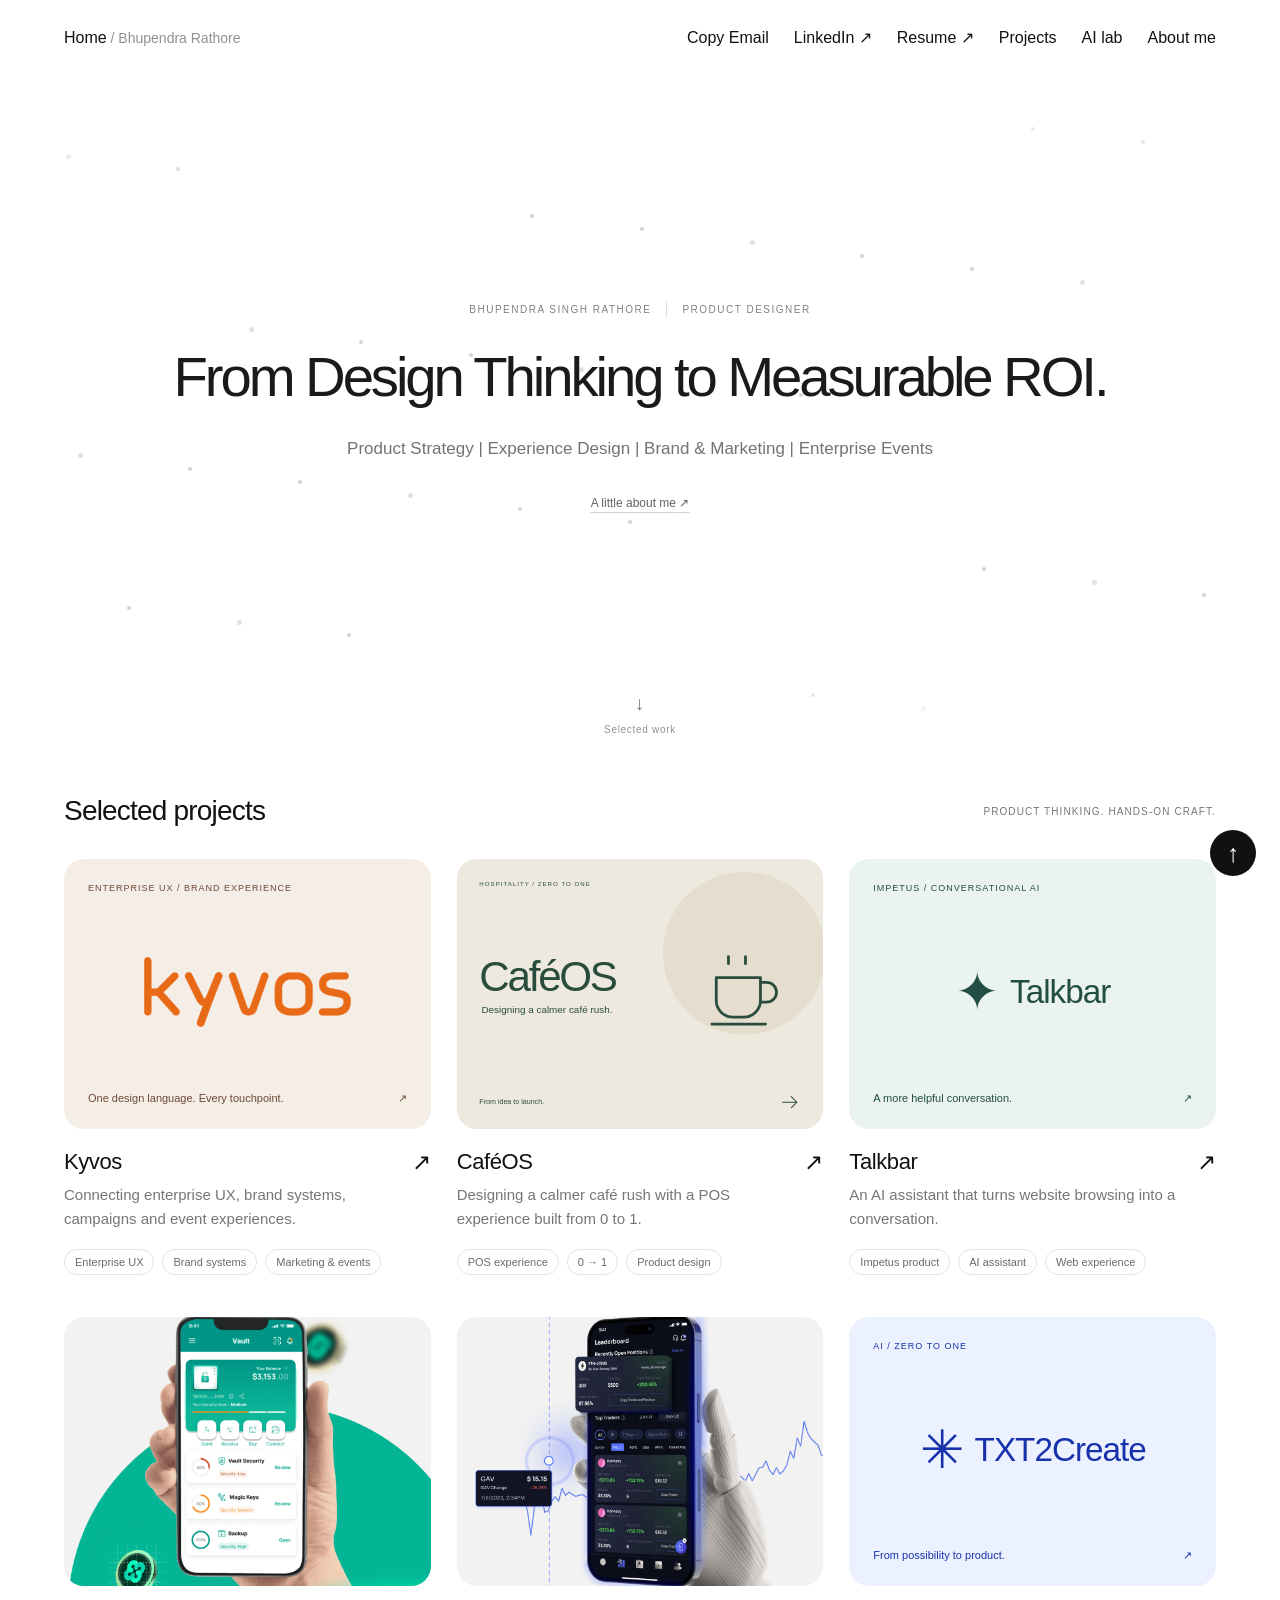
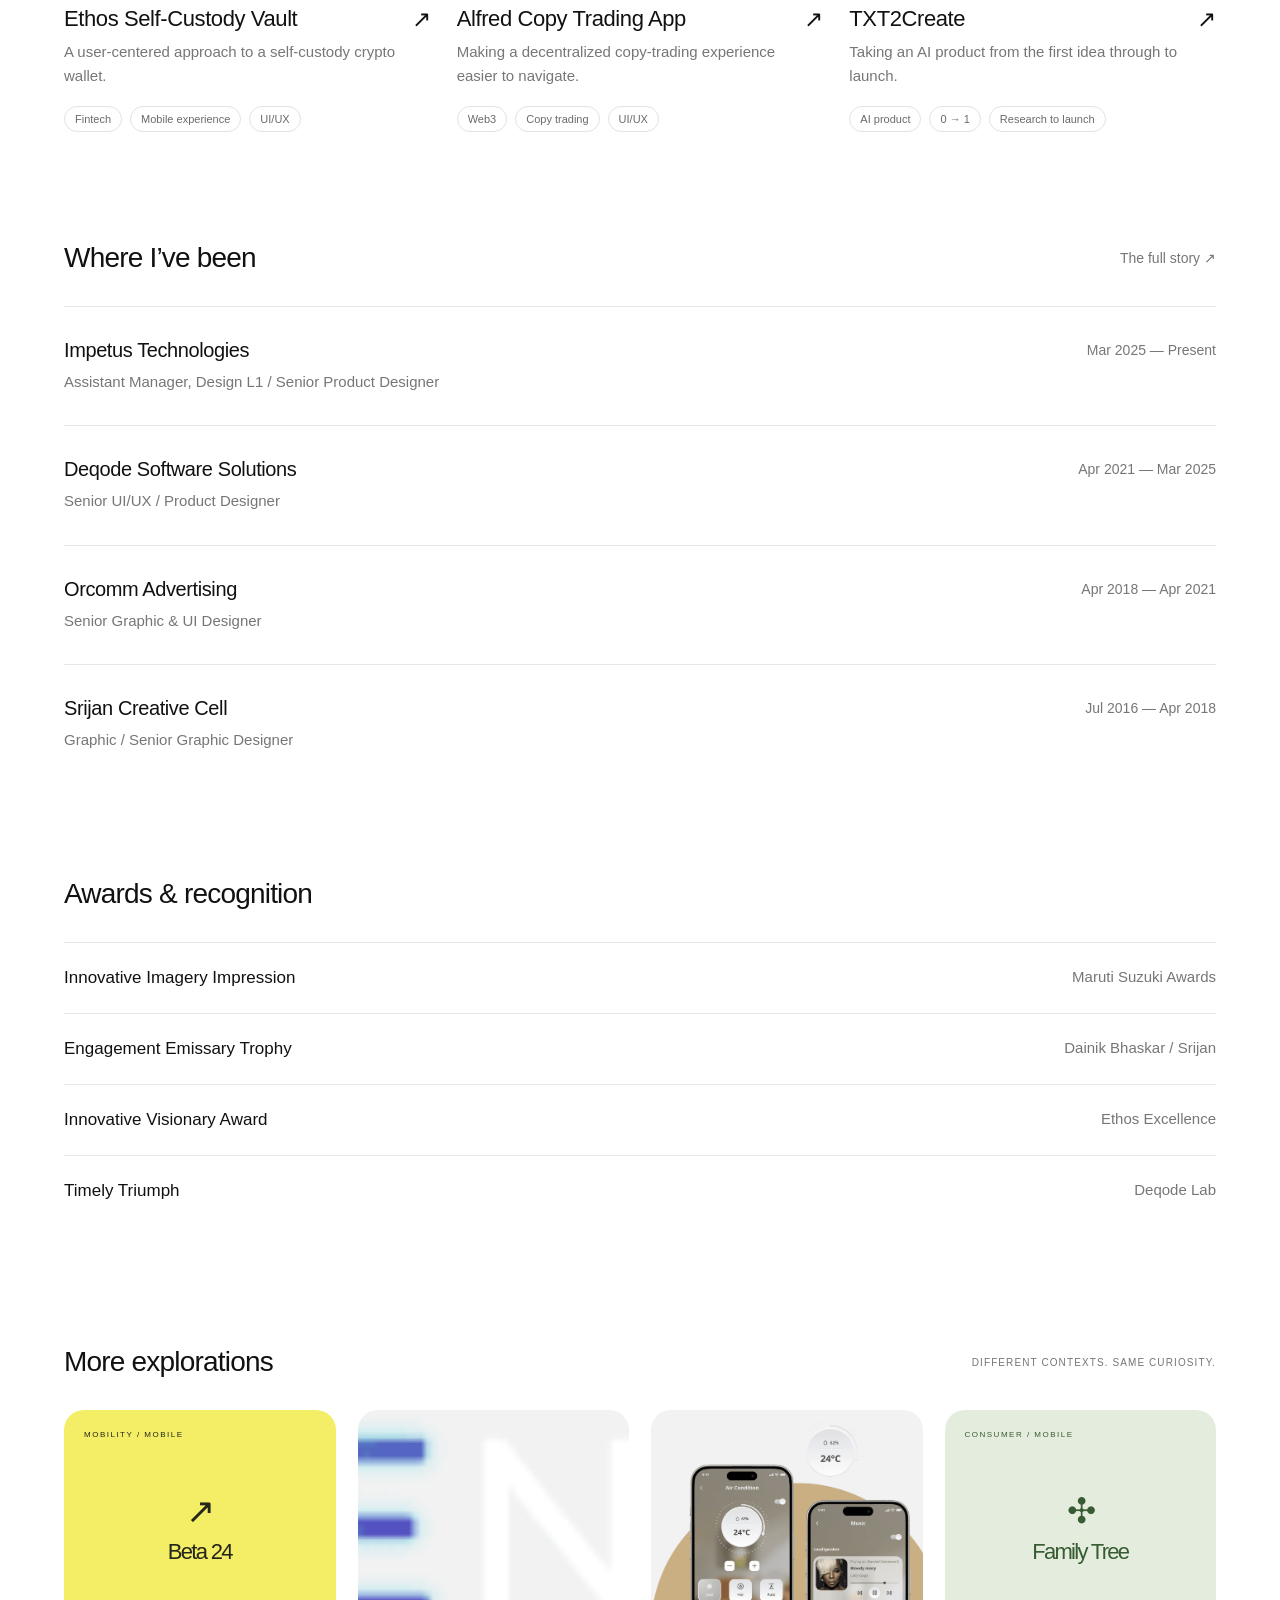
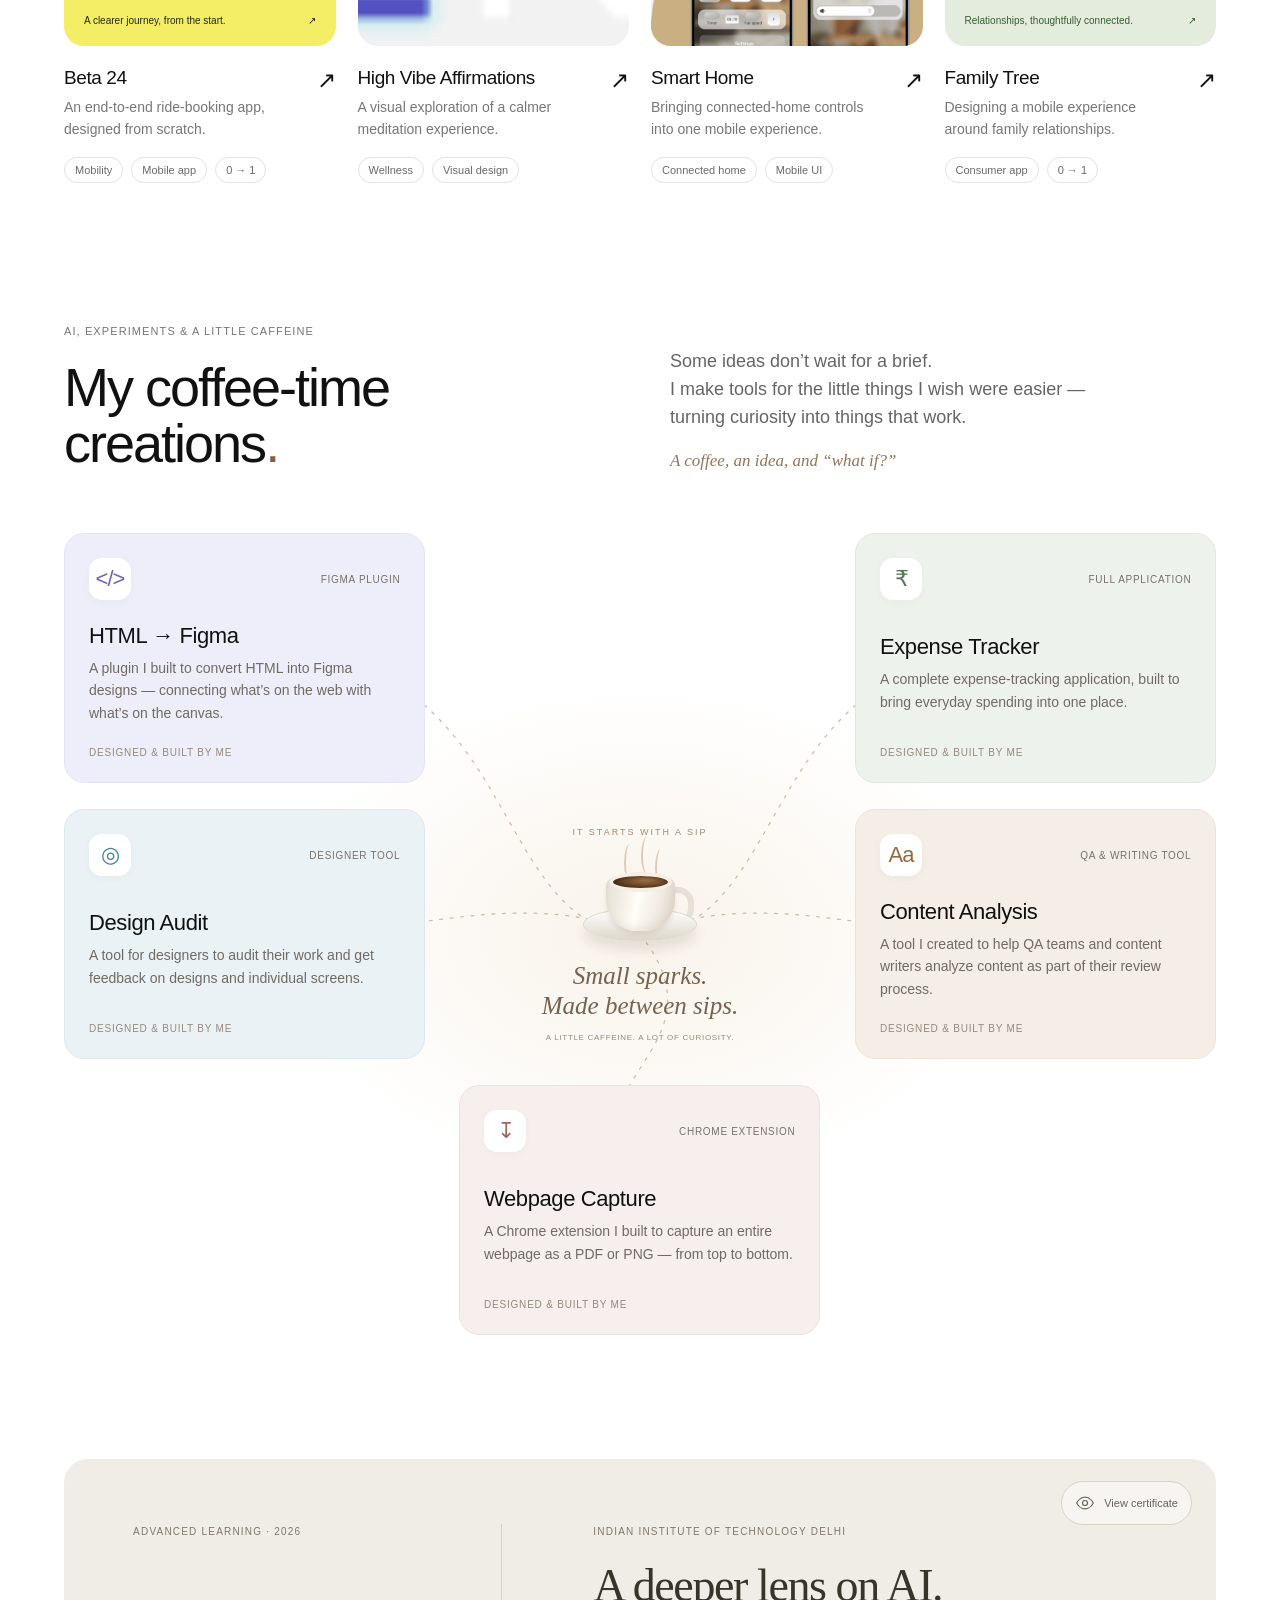
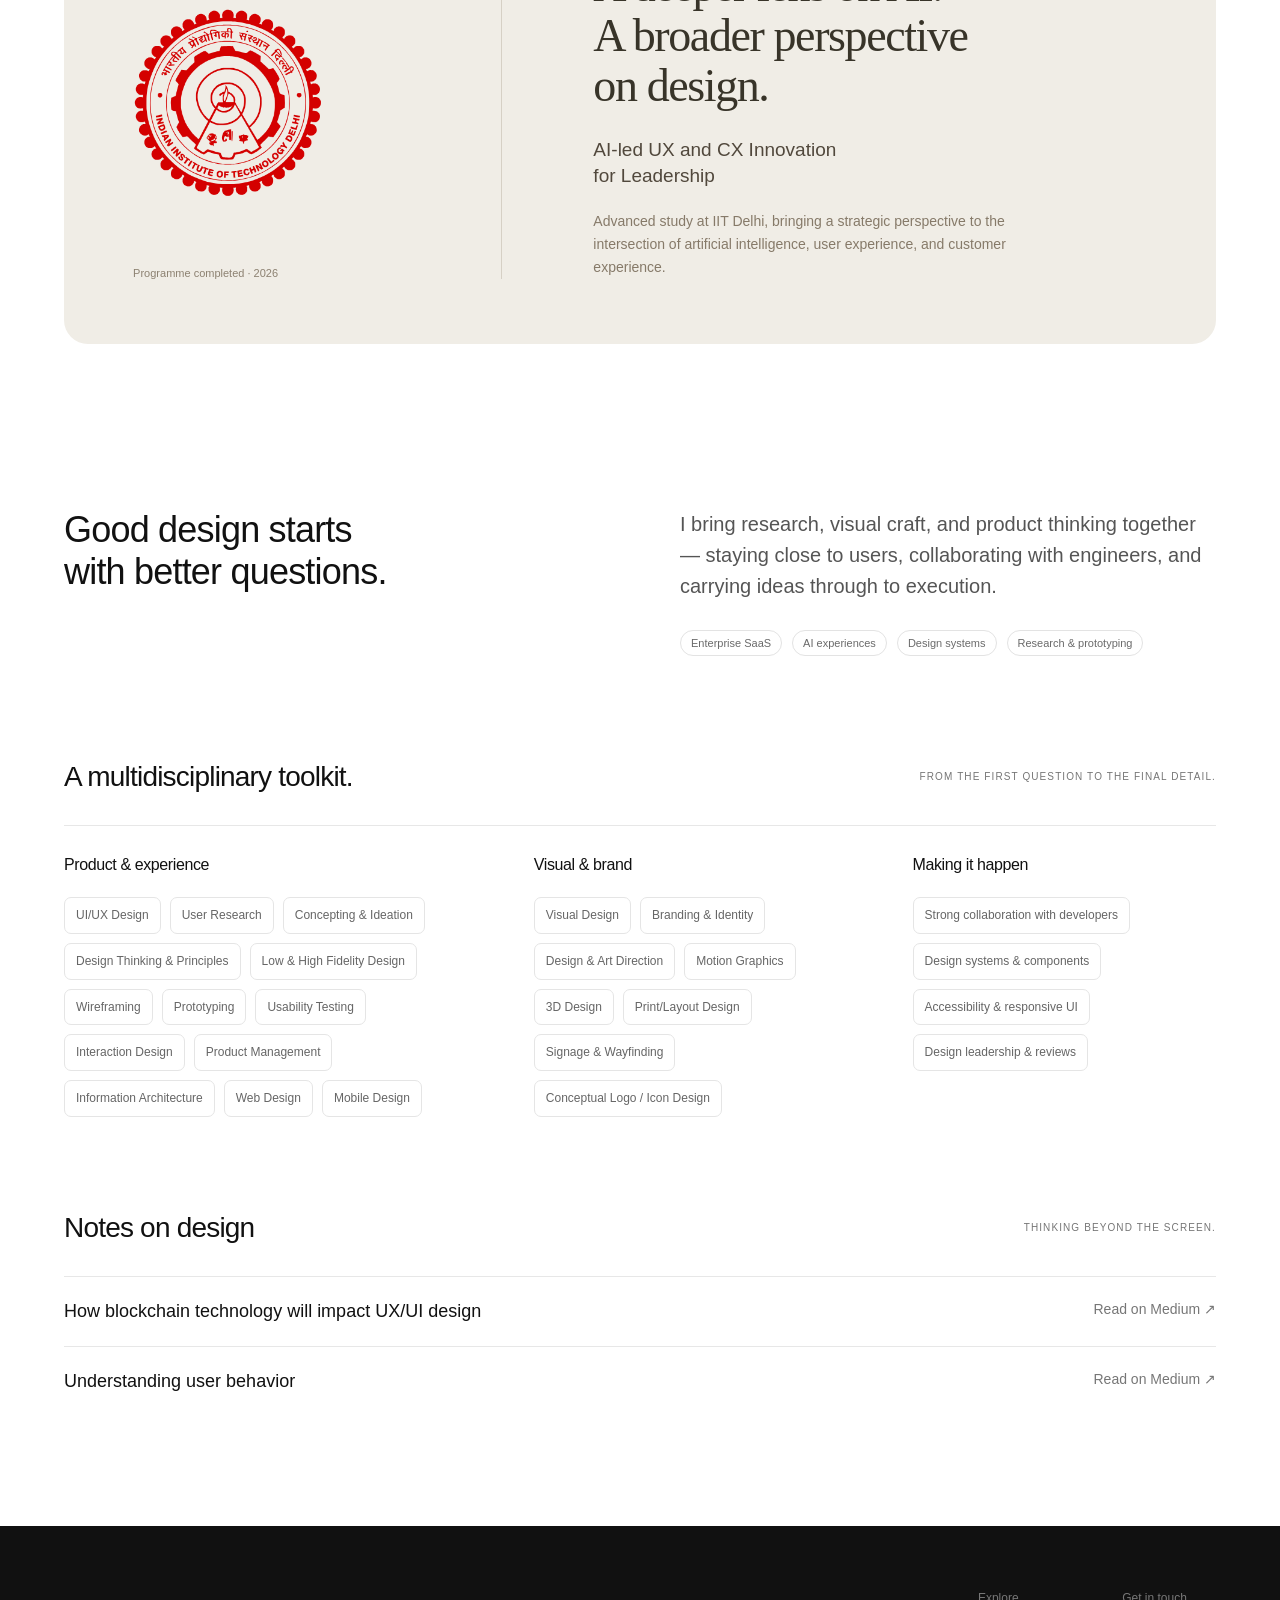
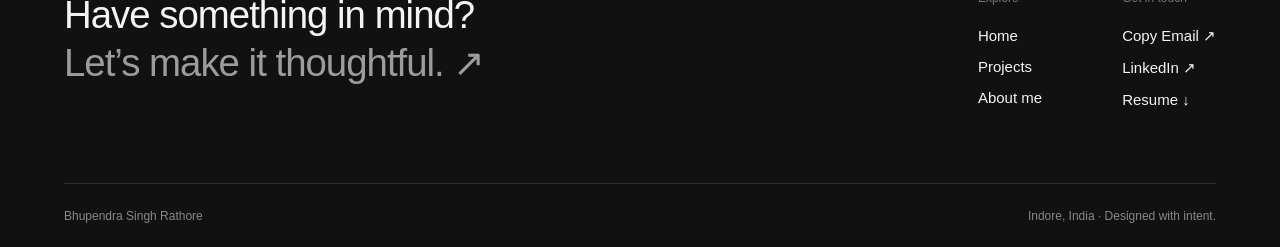
<file: index.html>
<!doctype html><html lang="en"><head><meta charset="utf-8"><meta name="viewport" content="width=device-width, initial-scale=1"><title>Product Designer — Bhupendra Singh Rathore</title><meta name="description" content="Senior UI/UX and product designer based in Indore, India. Enterprise SaaS, AI-powered products, and thoughtful digital experiences."><meta name="theme-color" content="#ffffff"><link rel="icon" href="favicon.svg" type="image/svg+xml"><link rel="stylesheet" href="local.css?v=20261103gallery"><script src="local.js?v=20261025all" defer></script><script src="access-gate.js?v=20261103"></script></head>
    <body class="home-gallery"><a class="skip-link" href="#main">Skip to content</a><header class="site-header"><a href="index.html" aria-label="Bhupendra Rathore home">Home<span class="nav-name"> / Bhupendra Rathore</span></a><nav aria-label="Main navigation"><button class="nav-email" data-copy-email>Copy Email</button><a class="desktop-link" href="https://www.linkedin.com/in/bhupendra-rathore-b4b64588/" target="_blank" rel="noopener noreferrer">LinkedIn ↗</a><a class="desktop-link" href="Bhupendra_Rathore_Resume.pdf" target="_blank">Resume ↗</a><a href="index.html#case-studies">Projects</a><a href="index.html#ai-lab">AI lab</a><a href="about-me.html">About me</a></nav></header>
    <main id="main"><section class="hero minimal-hero" aria-labelledby="hero-title">
<div class="hero-particles" aria-hidden="true"></div>
<div class="hero-copy"><div class="eyebrow">BHUPENDRA SINGH RATHORE <span>PRODUCT DESIGNER</span></div>
<h1 id="hero-title">From Design Thinking to Measurable ROI.</h1>
<p class="hero-description hero-specialties">Product Strategy | Experience Design | Brand &amp; Marketing | Enterprise Events</p><div class="hero-context"><a href="about-me.html">A little about me <span aria-hidden="true">↗</span></a></div>
</div>
<a class="hero-scroll" href="#case-studies" aria-label="Scroll to selected work"><span aria-hidden="true">↓</span> Selected work</a>
</section>
    

    <section id="case-studies"><div class="section-heading"><h2>Selected projects</h2><span>PRODUCT THINKING. HANDS-ON CRAFT.</span></div><div class="project-grid"><a class="project-card" href="projects-kyvos-summary.html"><div class="card-art"><div class="type-art kyvos-card"><span class="art-eyebrow">ENTERPRISE UX / BRAND EXPERIENCE</span><div class="art-center"><img src="assets-kyvos-logo.svg" alt="Kyvos" width="180" height="53"></div><span class="art-bottom">One design language. Every touchpoint.<span aria-hidden="true">↗</span></span></div></div><div class="card-caption"><div><h3>Kyvos</h3><p>Connecting enterprise UX, brand systems, campaigns and event experiences.</p></div><span class="card-arrow" aria-hidden="true">↗</span></div><div class="tags"><span>Enterprise UX</span><span>Brand systems</span><span>Marketing &amp; events</span></div></a><a class="project-card" href="https://cafeos-from-idea-to-launch.blitheelf66.chatgpt.site" target="_blank" rel="noopener noreferrer"><div class="card-art"><img src="assets-cafeos.svg" alt="CaféOS — designing a calmer café rush, from idea to launch" loading="lazy" width="1440" height="1060"></div><div class="card-caption"><div><h3>CaféOS</h3><p>Designing a calmer café rush with a POS experience built from 0 to 1.</p></div><span class="card-arrow" aria-hidden="true">↗</span></div><div class="tags"><span>POS experience</span><span>0 → 1</span><span>Product design</span></div></a><a class="project-card" href="projects-talkbar.html"><div class="card-art"><div class="type-art talkbar"><span class="art-eyebrow">IMPETUS / CONVERSATIONAL AI</span><div class="art-center"><span class="art-mark" aria-hidden="true">✦</span><span>Talkbar</span></div><span class="art-bottom">A more helpful conversation.<span aria-hidden="true">↗</span></span></div></div><div class="card-caption"><div><h3>Talkbar</h3><p>An AI assistant that turns website browsing into a conversation.</p></div><span class="card-arrow" aria-hidden="true">↗</span></div><div class="tags"><span>Impetus product</span><span>AI assistant</span><span>Web experience</span></div></a><a class="project-card" href="projects-self-custody-vault.html"><div class="card-art"><img src="assets-wallet.png" alt="Self-Custody Vault crypto wallet interface designs from Bhupendra’s portfolio" loading=lazy width="1440" height="1000"></div><div class="card-caption"><div><h3>Ethos Self-Custody Vault</h3><p>A user-centered approach to a self-custody crypto wallet.</p></div><span class="card-arrow" aria-hidden="true">↗</span></div><div class="tags"><span>Fintech</span><span>Mobile experience</span><span>UI/UX</span></div></a><a class="project-card" href="projects-alfred.html"><div class="card-art"><img src="assets-alfred.png" alt="Alfred decentralized investment and copy-trading application designs" loading=lazy width="1440" height="1000"></div><div class="card-caption"><div><h3>Alfred Copy Trading App</h3><p>Making a decentralized copy-trading experience easier to navigate.</p></div><span class="card-arrow" aria-hidden="true">↗</span></div><div class="tags"><span>Web3</span><span>Copy trading</span><span>UI/UX</span></div></a><a class="project-card" href="projects-txt2create.html"><div class="card-art"><div class="type-art txt2create"><span class="art-eyebrow">AI / ZERO TO ONE</span><div class="art-center"><span class="art-mark" aria-hidden="true">✳</span><span>TXT2Create</span></div><span class="art-bottom">From possibility to product.<span aria-hidden="true">↗</span></span></div></div><div class="card-caption"><div><h3>TXT2Create</h3><p>Taking an AI product from the first idea through to launch.</p></div><span class="card-arrow" aria-hidden="true">↗</span></div><div class="tags"><span>AI product</span><span>0 → 1</span><span>Research to launch</span></div></a></div></section>
    <section class="experience-section"><div class="section-heading"><h2>Where I’ve been</h2><a href="about-me.html#experience">The full story ↗</a></div><div class="experience-row"><div><h3>Impetus Technologies</h3><p>Assistant Manager, Design L1 / Senior Product Designer</p></div><span>Mar 2025 — Present</span></div><div class="experience-row"><div><h3>Deqode Software Solutions</h3><p>Senior UI/UX / Product Designer</p></div><span>Apr 2021 — Mar 2025</span></div><div class="experience-row"><div><h3>Orcomm Advertising</h3><p>Senior Graphic &amp; UI Designer</p></div><span>Apr 2018 — Apr 2021</span></div><div class="experience-row"><div><h3>Srijan Creative Cell</h3><p>Graphic / Senior Graphic Designer</p></div><span>Jul 2016 — Apr 2018</span></div></section>
    <section class="recognition"><div class="section-heading"><h2>Awards & recognition</h2></div><div class="recognition-row"><span>Innovative Imagery Impression</span><span>Maruti Suzuki Awards</span></div><div class="recognition-row"><span>Engagement Emissary Trophy</span><span>Dainik Bhaskar / Srijan</span></div><div class="recognition-row"><span>Innovative Visionary Award</span><span>Ethos Excellence</span></div><div class="recognition-row"><span>Timely Triumph</span><span>Deqode Lab</span></div></section>
    <section class="other-work"><div class="section-heading"><h2>More explorations</h2><span>DIFFERENT CONTEXTS. SAME CURIOSITY.</span></div><div class="small-project-grid"><a class="project-card" href="projects-beta-24.html"><div class="card-art"><div class="type-art beta-24"><span class="art-eyebrow">MOBILITY / MOBILE</span><div class="art-center"><span class="art-mark" aria-hidden="true">↗</span><span>Beta 24</span></div><span class="art-bottom">A clearer journey, from the start.<span aria-hidden="true">↗</span></span></div></div><div class="card-caption"><div><h3>Beta 24</h3><p>An end-to-end ride-booking app, designed from scratch.</p></div><span class="card-arrow" aria-hidden="true">↗</span></div><div class="tags"><span>Mobility</span><span>Mobile app</span><span>0 → 1</span></div></a><a class="project-card" href="projects-meditation.html"><div class="card-art"><img src="assets-meditation.png" alt="High Vibe Affirmations meditation application interface designs" loading=lazy width="1440" height="1000"></div><div class="card-caption"><div><h3>High Vibe Affirmations</h3><p>A visual exploration of a calmer meditation experience.</p></div><span class="card-arrow" aria-hidden="true">↗</span></div><div class="tags"><span>Wellness</span><span>Visual design</span></div></a><a class="project-card" href="projects-smart-home.html"><div class="card-art"><img src="assets-smart-home.png" alt="Smart Home application interface designs from Bhupendra’s portfolio" loading=lazy width="1440" height="1000"></div><div class="card-caption"><div><h3>Smart Home</h3><p>Bringing connected-home controls into one mobile experience.</p></div><span class="card-arrow" aria-hidden="true">↗</span></div><div class="tags"><span>Connected home</span><span>Mobile UI</span></div></a><a class="project-card" href="projects-family-tree.html"><div class="card-art"><div class="type-art family-tree"><span class="art-eyebrow">CONSUMER / MOBILE</span><div class="art-center"><span class="art-mark" aria-hidden="true">✣</span><span>Family Tree</span></div><span class="art-bottom">Relationships, thoughtfully connected.<span aria-hidden="true">↗</span></span></div></div><div class="card-caption"><div><h3>Family Tree</h3><p>Designing a mobile experience around family relationships.</p></div><span class="card-arrow" aria-hidden="true">↗</span></div><div class="tags"><span>Consumer app</span><span>0 → 1</span></div></a></div></section>
    <section class="ai-lab" id="ai-lab"><div class="lab-intro"><div><span class="eyebrow">AI, EXPERIMENTS & A LITTLE CAFFEINE</span><h2>My coffee-time<br>creations<span class="coffee-dot">.</span></h2></div><div><p>Some ideas don’t wait for a brief.<br>I make tools for the little things I wish were easier — turning curiosity into things that work.</p><span class="handwritten">A coffee, an idea, and “what if?”</span></div></div><div class="creation-grid coffee-universe"><svg class="idea-trails" viewBox="0 0 1200 900" preserveAspectRatio="none" aria-hidden="true"><path d="M600 450 C440 450 480 150 210 150"/><path d="M600 450 C760 450 720 150 990 150"/><path d="M600 450 C470 400 380 450 210 450"/><path d="M600 450 C730 400 820 450 990 450"/><path d="M600 450 C700 580 500 600 600 750"/></svg><article tabindex="0" class="creation html-figma"><div class="creation-top"><span class="creation-mark" aria-hidden="true">&lt;/&gt;</span><span class="creation-type">Figma plugin</span></div><div><h3>HTML → Figma</h3><p>A plugin I built to convert HTML into Figma designs — connecting what’s on the web with what’s on the canvas.</p></div><span class="creation-note">Designed & built by me</span></article><article tabindex="0" class="creation expenses"><div class="creation-top"><span class="creation-mark" aria-hidden="true">₹</span><span class="creation-type">Full application</span></div><div><h3>Expense Tracker</h3><p>A complete expense-tracking application, built to bring everyday spending into one place.</p></div><span class="creation-note">Designed & built by me</span></article><article tabindex="0" class="creation content-analysis"><div class="creation-top"><span class="creation-mark" aria-hidden="true">Aa</span><span class="creation-type">QA &amp; writing tool</span></div><div><h3>Content Analysis</h3><p>A tool I created to help QA teams and content writers analyze content as part of their review process.</p></div><span class="creation-note">Designed & built by me</span></article><article tabindex="0" class="creation design-audit"><div class="creation-top"><span class="creation-mark" aria-hidden="true">◎</span><span class="creation-type">Designer tool</span></div><div><h3>Design Audit</h3><p>A tool for designers to audit their work and get feedback on designs and individual screens.</p></div><span class="creation-note">Designed & built by me</span></article><article tabindex="0" class="creation webpage-capture"><div class="creation-top"><span class="creation-mark" aria-hidden="true">↧</span><span class="creation-type">Chrome extension</span></div><div><h3>Webpage Capture</h3><p>A Chrome extension I built to capture an entire webpage as a PDF or PNG — from top to bottom.</p></div><span class="creation-note">Designed & built by me</span></article><div class="creation coffee-card"><span class="brew-label">IT STARTS WITH A SIP</span><button class="coffee-brew" type="button" aria-label="Brew a little inspiration"><span class="steam steam-one"></span><span class="steam steam-two"></span><span class="steam steam-three"></span><span class="cup-saucer"><span class="cup-body"><span class="coffee-surface"></span></span></span><span class="brew-spark spark-one">✧</span><span class="brew-spark spark-two">✧</span><span class="brew-spark spark-three">·</span></button><p>Small sparks.<br>Made between sips.</p><span class="creation-note brew-status" aria-live="polite">A little caffeine. A lot of curiosity.</span></div></div></section><section class="iit-highlight" id="iit-delhi"><button class="certificate-view" aria-label="View IIT Delhi certificate" aria-haspopup="dialog" aria-controls="certificate-dialog"><svg viewBox="0 0 24 24" width="20" height="20" fill="none" stroke="currentColor" stroke-width="1.4" aria-hidden="true"><path d="M2 12s3.5-7 10-7 10 7 10 7-3.5 7-10 7S2 12 2 12Z"/><circle cx="12" cy="12" r="3"/></svg><span>View certificate</span></button><div class="iit-institution"><span class="eyebrow">ADVANCED LEARNING · 2026</span><img class="iit-logo" src="assets-iit-delhi-logo.png" alt="Indian Institute of Technology Delhi logo"><span class="iit-completion">Programme completed · 2026</span></div><div class="iit-copy"><span class="eyebrow">INDIAN INSTITUTE OF TECHNOLOGY DELHI</span><h2>A deeper lens on AI.<br>A broader perspective<br>on design.</h2><p class="iit-programme">AI-led UX and CX Innovation<br>for Leadership</p><p>Advanced study at IIT Delhi, bringing a strategic perspective to the intersection of artificial intelligence, user experience, and customer experience.</p></div></section>
    <section class="practice"><h2>Good design starts<br>with better questions.</h2><div><p>I bring research, visual craft, and product thinking together — staying close to users, collaborating with engineers, and carrying ideas through to execution.</p><div class="practice-tags"><span>Enterprise SaaS</span><span>AI experiences</span><span>Design systems</span><span>Research & prototyping</span></div></div></section>
    <section class="capabilities" id="capabilities"><div class="section-heading"><h2>A multidisciplinary toolkit.</h2><span>FROM THE FIRST QUESTION TO THE FINAL DETAIL.</span></div><div class="capability-grid"><div class="capability-group"><h3>Product &amp; experience</h3><div><span>UI/UX Design</span><span>User Research</span><span>Concepting &amp; Ideation</span><span>Design Thinking &amp; Principles</span><span>Low &amp; High Fidelity Design</span><span>Wireframing</span><span>Prototyping</span><span>Usability Testing</span><span>Interaction Design</span><span>Product Management</span><span>Information Architecture</span><span>Web Design</span><span>Mobile Design</span></div></div><div class="capability-group"><h3>Visual &amp; brand</h3><div><span>Visual Design</span><span>Branding &amp; Identity</span><span>Design &amp; Art Direction</span><span>Motion Graphics</span><span>3D Design</span><span>Print/Layout Design</span><span>Signage &amp; Wayfinding</span><span>Conceptual Logo / Icon Design</span></div></div><div class="capability-group"><h3>Making it happen</h3><div><span>Strong collaboration with developers</span><span>Design systems &amp; components</span><span>Accessibility &amp; responsive UI</span><span>Design leadership &amp; reviews</span></div></div></div></section>
    <section class="writing"><div class="section-heading"><h2>Notes on design</h2><span>THINKING BEYOND THE SCREEN.</span></div><a href="https://medium.com/@bhup2009/how-blockchain-technology-will-impact-future-ux-ui-design-040cd2839ecc" target="_blank" rel="noopener noreferrer"><span>How blockchain technology will impact UX/UI design</span><span>Read on Medium ↗</span></a><a href="https://medium.com/@bhup2009/understanding-of-user-behavior-8985d90c6eab" target="_blank" rel="noopener noreferrer"><span>Understanding user behavior</span><span>Read on Medium ↗</span></a></section></main><footer><div class="footer-top"><p>Have something in mind?<br><a href="mailto:bhup2009@gmail.com">Let’s make it thoughtful. ↗</a></p><div class="footer-links"><div><span>Explore</span><a href="index.html">Home</a><a href="index.html#case-studies">Projects</a><a href="about-me.html">About me</a></div><div><span>Get in touch</span><button data-copy-email>Copy Email ↗</button><a href="https://www.linkedin.com/in/bhupendra-rathore-b4b64588/" target="_blank" rel="noopener noreferrer">LinkedIn ↗</a><a href="Bhupendra_Rathore_Resume.pdf" target="_blank">Resume ↓</a></div></div></div><div class="footer-bottom"><span>Bhupendra Singh Rathore</span><span>Indore, India · Designed with intent.</span></div></footer><button class="back-top" aria-label="Scroll to top">↑</button><div id="toast" class="toast" role="status" aria-live="polite"></div><dialog id="certificate-dialog" class="certificate-dialog" aria-labelledby="certificate-title"><div class="certificate-panel"><header class="certificate-header"><div><span class="certificate-kicker">IIT DELHI · 2026</span><h2 id="certificate-title">Learning, carried forward.</h2></div><button class="certificate-close" aria-label="Close certificate"><svg viewBox="0 0 24 24" width="20" height="20" fill="none" stroke="currentColor" stroke-width="1.5" aria-hidden="true"><path d="m6 6 12 12M18 6 6 18"/></svg></button></header><div class="certificate-tools"><button class="certificate-zoom" aria-pressed="false">Zoom in <span aria-hidden="true">＋</span></button><a href="assets-iit-certificate.jpg" target="_blank" rel="noopener">Original photo ↗</a></div><figure class="certificate-figure"><div class="certificate-frame"><img src="assets-iit-certificate-isolated.png" alt="Isolated presentation of Bhupendra Singh Rathore’s IIT Delhi certificate in AI-Led UX and CX Innovation for Leadership" width="1536" height="1024" loading="lazy"><img class="certificate-qr" src="assets-iit-certificate-qr.png" alt="Certificate verification QR code" width="1058" height="1022"></div><figcaption>Advanced Certificate in AI-Led UX and CX Innovation for Leadership<span>Indian Institute of Technology Delhi</span></figcaption></figure></div></dialog></body></html>
</file>
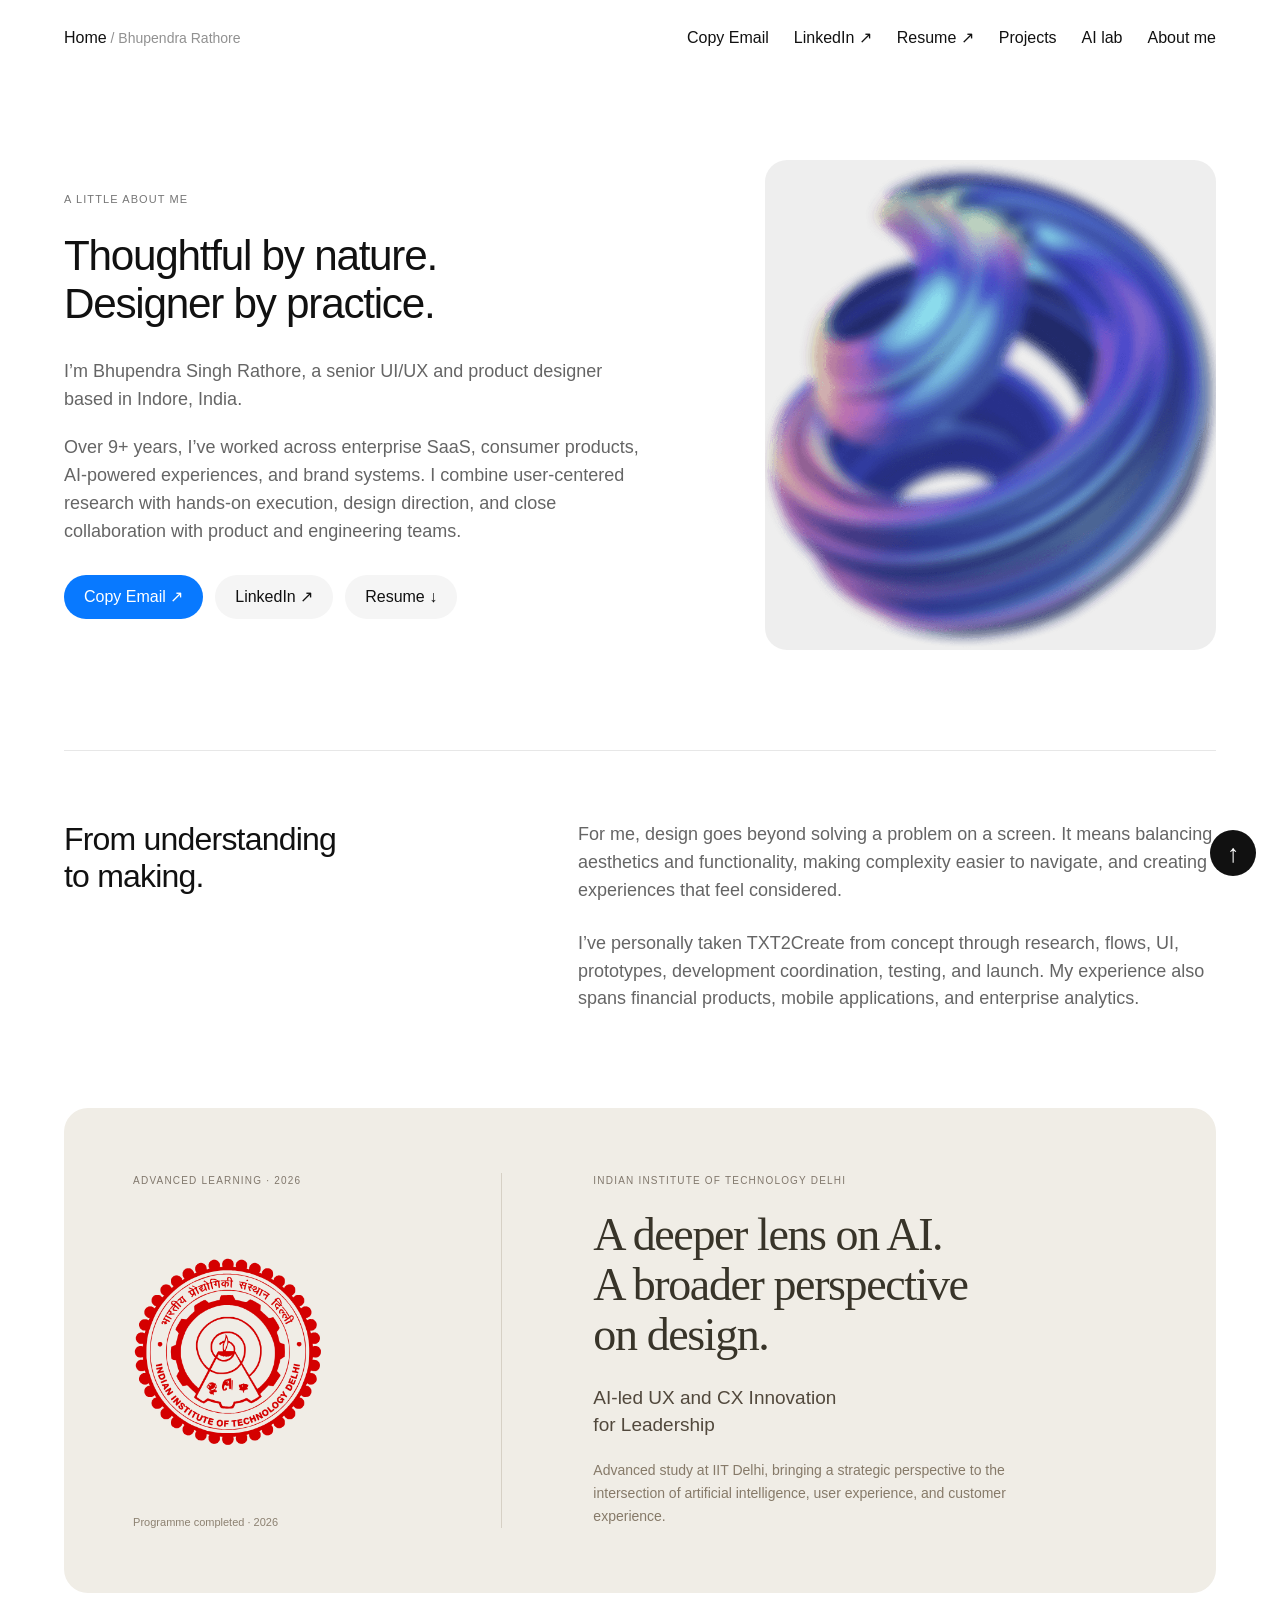
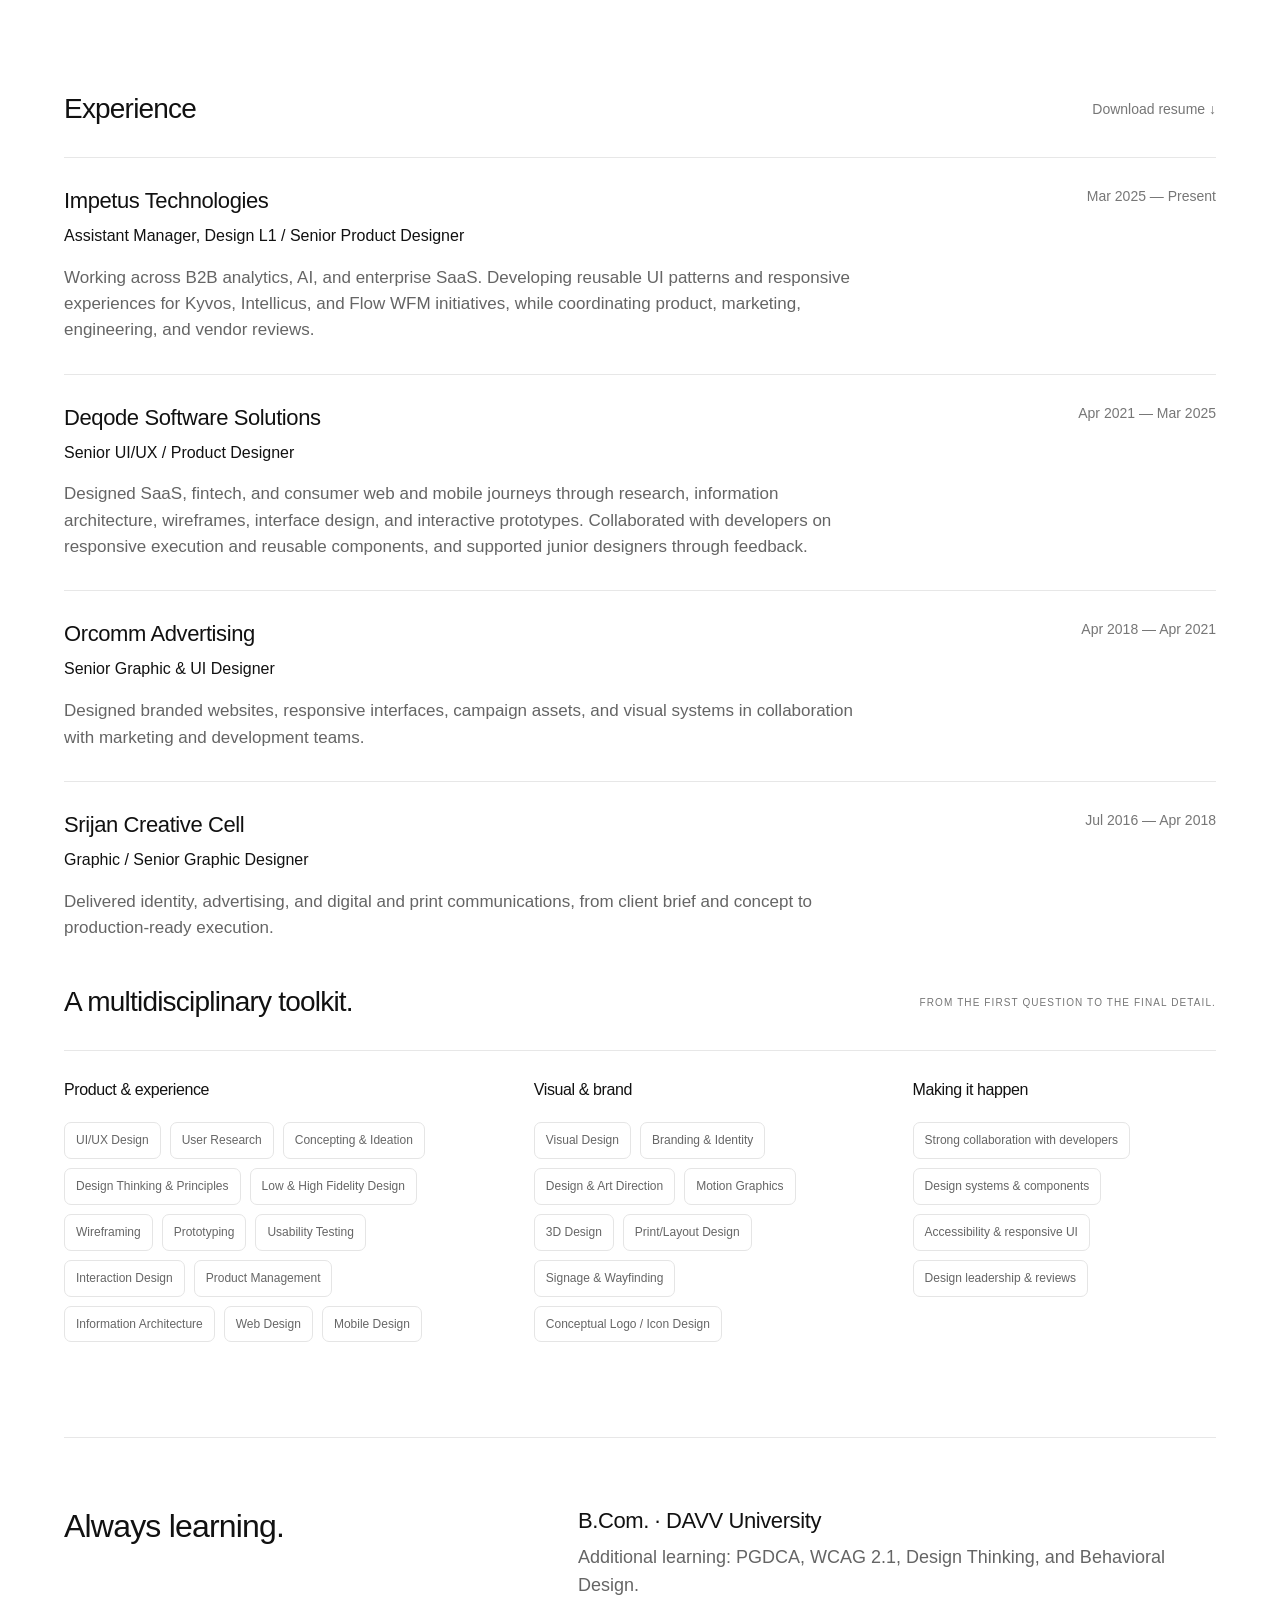
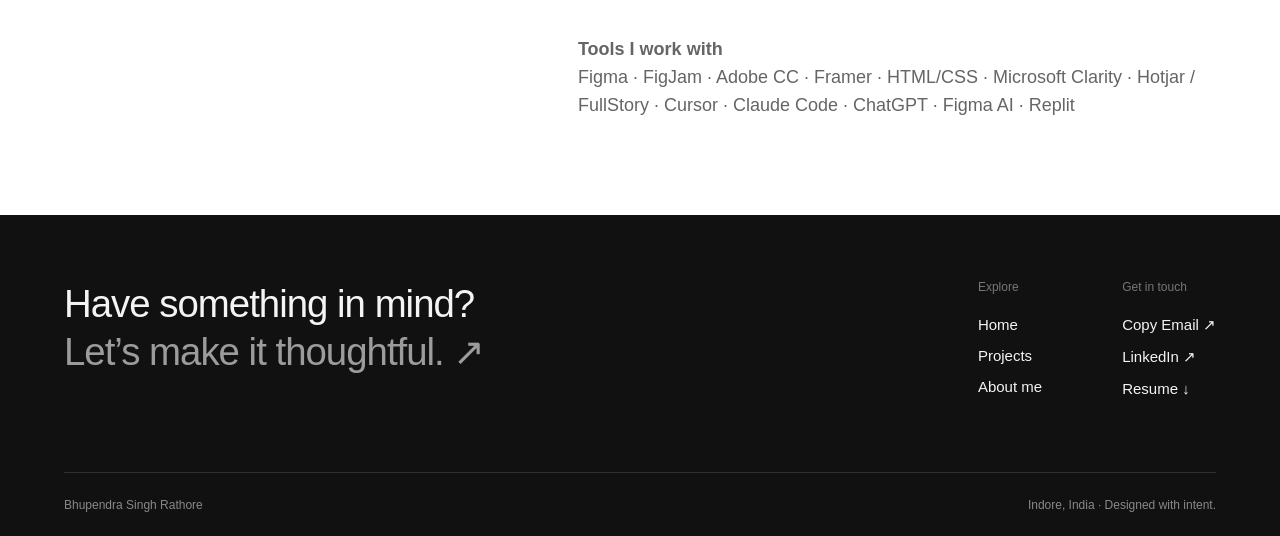
<file: about-me.html>
<!doctype html><html lang="en"><head><meta charset="utf-8"><meta name="viewport" content="width=device-width, initial-scale=1"><title>About — Bhupendra Singh Rathore</title><meta name="description" content="Senior UI/UX and product designer based in Indore, India. Enterprise SaaS, AI-powered products, and thoughtful digital experiences."><meta name="theme-color" content="#ffffff"><link rel="icon" href="favicon.svg" type="image/svg+xml"><link rel="stylesheet" href="local.css"><script src="local.js" defer></script><script src="access-gate.js?v=20261103"></script></head>
    <body><a class="skip-link" href="#main">Skip to content</a><header class="site-header"><a href="index.html" aria-label="Bhupendra Rathore home">Home<span class="nav-name"> / Bhupendra Rathore</span></a><nav aria-label="Main navigation"><button class="nav-email" data-copy-email>Copy Email</button><a class="desktop-link" href="https://www.linkedin.com/in/bhupendra-rathore-b4b64588/" target="_blank" rel="noopener noreferrer">LinkedIn ↗</a><a class="desktop-link" href="Bhupendra_Rathore_Resume.pdf" target="_blank">Resume ↗</a><a href="index.html#case-studies">Projects</a><a href="index.html#ai-lab">AI lab</a><a href="about-me.html">About me</a></nav></header>
    <main id="main"><section class="about-hero"><div><span class="eyebrow">A LITTLE ABOUT ME</span><h1>Thoughtful by nature.<br>Designer by practice.</h1><p>I’m Bhupendra Singh Rathore, a senior UI/UX and product designer based in Indore, India.</p><p>Over 9+ years, I’ve worked across enterprise SaaS, consumer products, AI-powered experiences, and brand systems. I combine user-centered research with hands-on execution, design direction, and close collaboration with product and engineering teams.</p><div class="hero-actions"><button class="pill primary" data-copy-email>Copy Email ↗</button><a class="pill" href="https://www.linkedin.com/in/bhupendra-rathore-b4b64588/" target="_blank" rel="noopener noreferrer">LinkedIn ↗</a><a class="pill" href="Bhupendra_Rathore_Resume.pdf" target="_blank">Resume ↓</a></div></div><img class="portrait" src="assets-portrait.png" alt="Abstract iridescent artwork from Bhupendra’s portfolio" width="829" height="869"></section>
    <section class="about-copy"><h2>From understanding<br>to making.</h2><div><p>For me, design goes beyond solving a problem on a screen. It means balancing aesthetics and functionality, making complexity easier to navigate, and creating experiences that feel considered.</p><p>I’ve personally taken TXT2Create from concept through research, flows, UI, prototypes, development coordination, testing, and launch. My experience also spans financial products, mobile applications, and enterprise analytics.</p></div></section>
    <section class="iit-highlight" id="iit-delhi"><div class="iit-institution"><span class="eyebrow">ADVANCED LEARNING · 2026</span><img class="iit-logo" src="assets-iit-delhi-logo.png" alt="Indian Institute of Technology Delhi logo"><span class="iit-completion">Programme completed · 2026</span></div><div class="iit-copy"><span class="eyebrow">INDIAN INSTITUTE OF TECHNOLOGY DELHI</span><h2>A deeper lens on AI.<br>A broader perspective<br>on design.</h2><p class="iit-programme">AI-led UX and CX Innovation<br>for Leadership</p><p>Advanced study at IIT Delhi, bringing a strategic perspective to the intersection of artificial intelligence, user experience, and customer experience.</p></div></section><section id="experience"><div class="section-heading"><h2>Experience</h2><a href="Bhupendra_Rathore_Resume.pdf" target="_blank">Download resume ↓</a></div><article class="career"><div class="career-title"><h3>Impetus Technologies</h3><span>Mar 2025 — Present</span></div><p class="career-role">Assistant Manager, Design L1 / Senior Product Designer</p><p>Working across B2B analytics, AI, and enterprise SaaS. Developing reusable UI patterns and responsive experiences for Kyvos, Intellicus, and Flow WFM initiatives, while coordinating product, marketing, engineering, and vendor reviews.</p></article><article class="career"><div class="career-title"><h3>Deqode Software Solutions</h3><span>Apr 2021 — Mar 2025</span></div><p class="career-role">Senior UI/UX / Product Designer</p><p>Designed SaaS, fintech, and consumer web and mobile journeys through research, information architecture, wireframes, interface design, and interactive prototypes. Collaborated with developers on responsive execution and reusable components, and supported junior designers through feedback.</p></article><article class="career"><div class="career-title"><h3>Orcomm Advertising</h3><span>Apr 2018 — Apr 2021</span></div><p class="career-role">Senior Graphic &amp; UI Designer</p><p>Designed branded websites, responsive interfaces, campaign assets, and visual systems in collaboration with marketing and development teams.</p></article><article class="career"><div class="career-title"><h3>Srijan Creative Cell</h3><span>Jul 2016 — Apr 2018</span></div><p class="career-role">Graphic / Senior Graphic Designer</p><p>Delivered identity, advertising, and digital and print communications, from client brief and concept to production-ready execution.</p></article></section><section class="capabilities" id="capabilities"><div class="section-heading"><h2>A multidisciplinary toolkit.</h2><span>FROM THE FIRST QUESTION TO THE FINAL DETAIL.</span></div><div class="capability-grid"><div class="capability-group"><h3>Product &amp; experience</h3><div><span>UI/UX Design</span><span>User Research</span><span>Concepting &amp; Ideation</span><span>Design Thinking &amp; Principles</span><span>Low &amp; High Fidelity Design</span><span>Wireframing</span><span>Prototyping</span><span>Usability Testing</span><span>Interaction Design</span><span>Product Management</span><span>Information Architecture</span><span>Web Design</span><span>Mobile Design</span></div></div><div class="capability-group"><h3>Visual &amp; brand</h3><div><span>Visual Design</span><span>Branding &amp; Identity</span><span>Design &amp; Art Direction</span><span>Motion Graphics</span><span>3D Design</span><span>Print/Layout Design</span><span>Signage &amp; Wayfinding</span><span>Conceptual Logo / Icon Design</span></div></div><div class="capability-group"><h3>Making it happen</h3><div><span>Strong collaboration with developers</span><span>Design systems &amp; components</span><span>Accessibility &amp; responsive UI</span><span>Design leadership &amp; reviews</span></div></div></div></section><section class="about-copy"><h2>Always learning.</h2><div><h3>B.Com. · DAVV University</h3><p>Additional learning: PGDCA, WCAG 2.1, Design Thinking, and Behavioral Design.</p><p class="tools"><strong>Tools I work with</strong><br>Figma · FigJam · Adobe CC · Framer · HTML/CSS · Microsoft Clarity · Hotjar / FullStory · Cursor · Claude Code · ChatGPT · Figma AI · Replit</p></div></section></main><footer><div class="footer-top"><p>Have something in mind?<br><a href="mailto:bhup2009@gmail.com">Let’s make it thoughtful. ↗</a></p><div class="footer-links"><div><span>Explore</span><a href="index.html">Home</a><a href="index.html#case-studies">Projects</a><a href="about-me.html">About me</a></div><div><span>Get in touch</span><button data-copy-email>Copy Email ↗</button><a href="https://www.linkedin.com/in/bhupendra-rathore-b4b64588/" target="_blank" rel="noopener noreferrer">LinkedIn ↗</a><a href="Bhupendra_Rathore_Resume.pdf" target="_blank">Resume ↓</a></div></div></div><div class="footer-bottom"><span>Bhupendra Singh Rathore</span><span>Indore, India · Designed with intent.</span></div></footer><button class="back-top" aria-label="Scroll to top">↑</button><div id="toast" class="toast" role="status" aria-live="polite"></div></body></html>
</file>
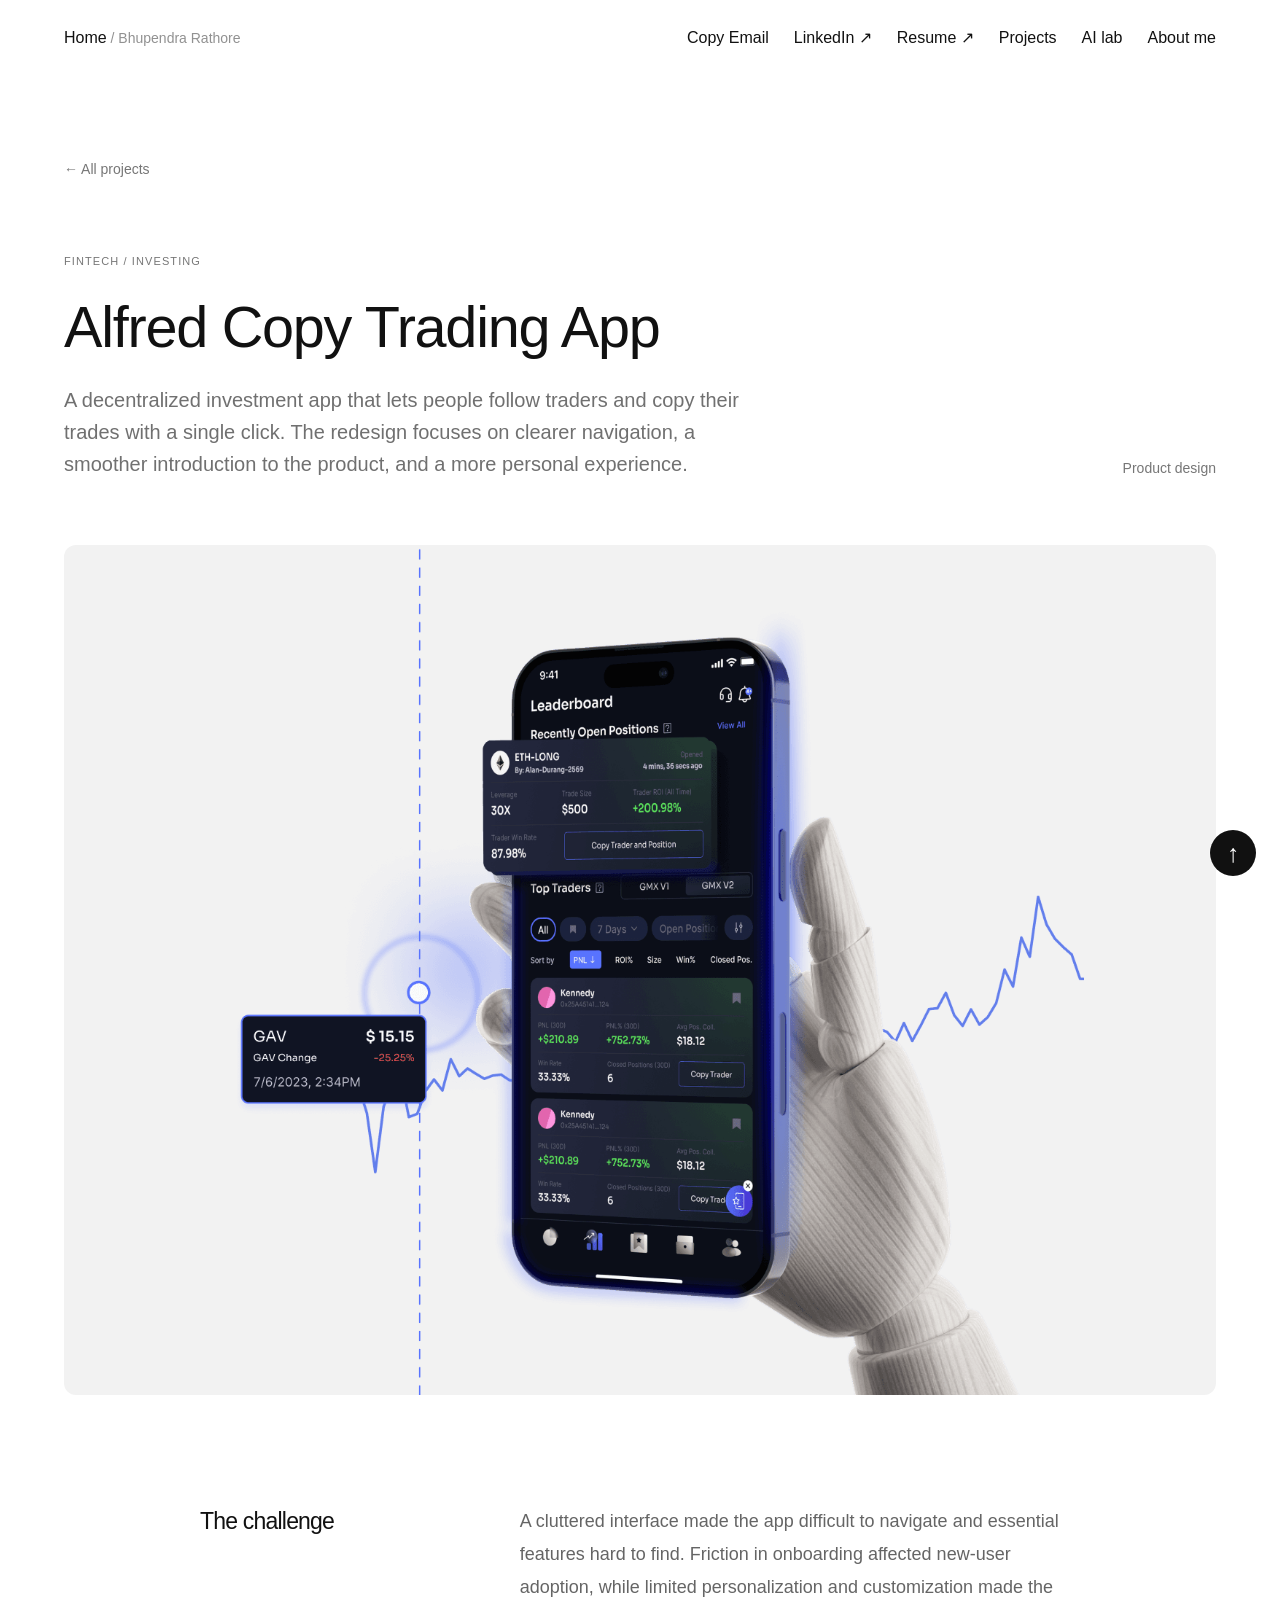
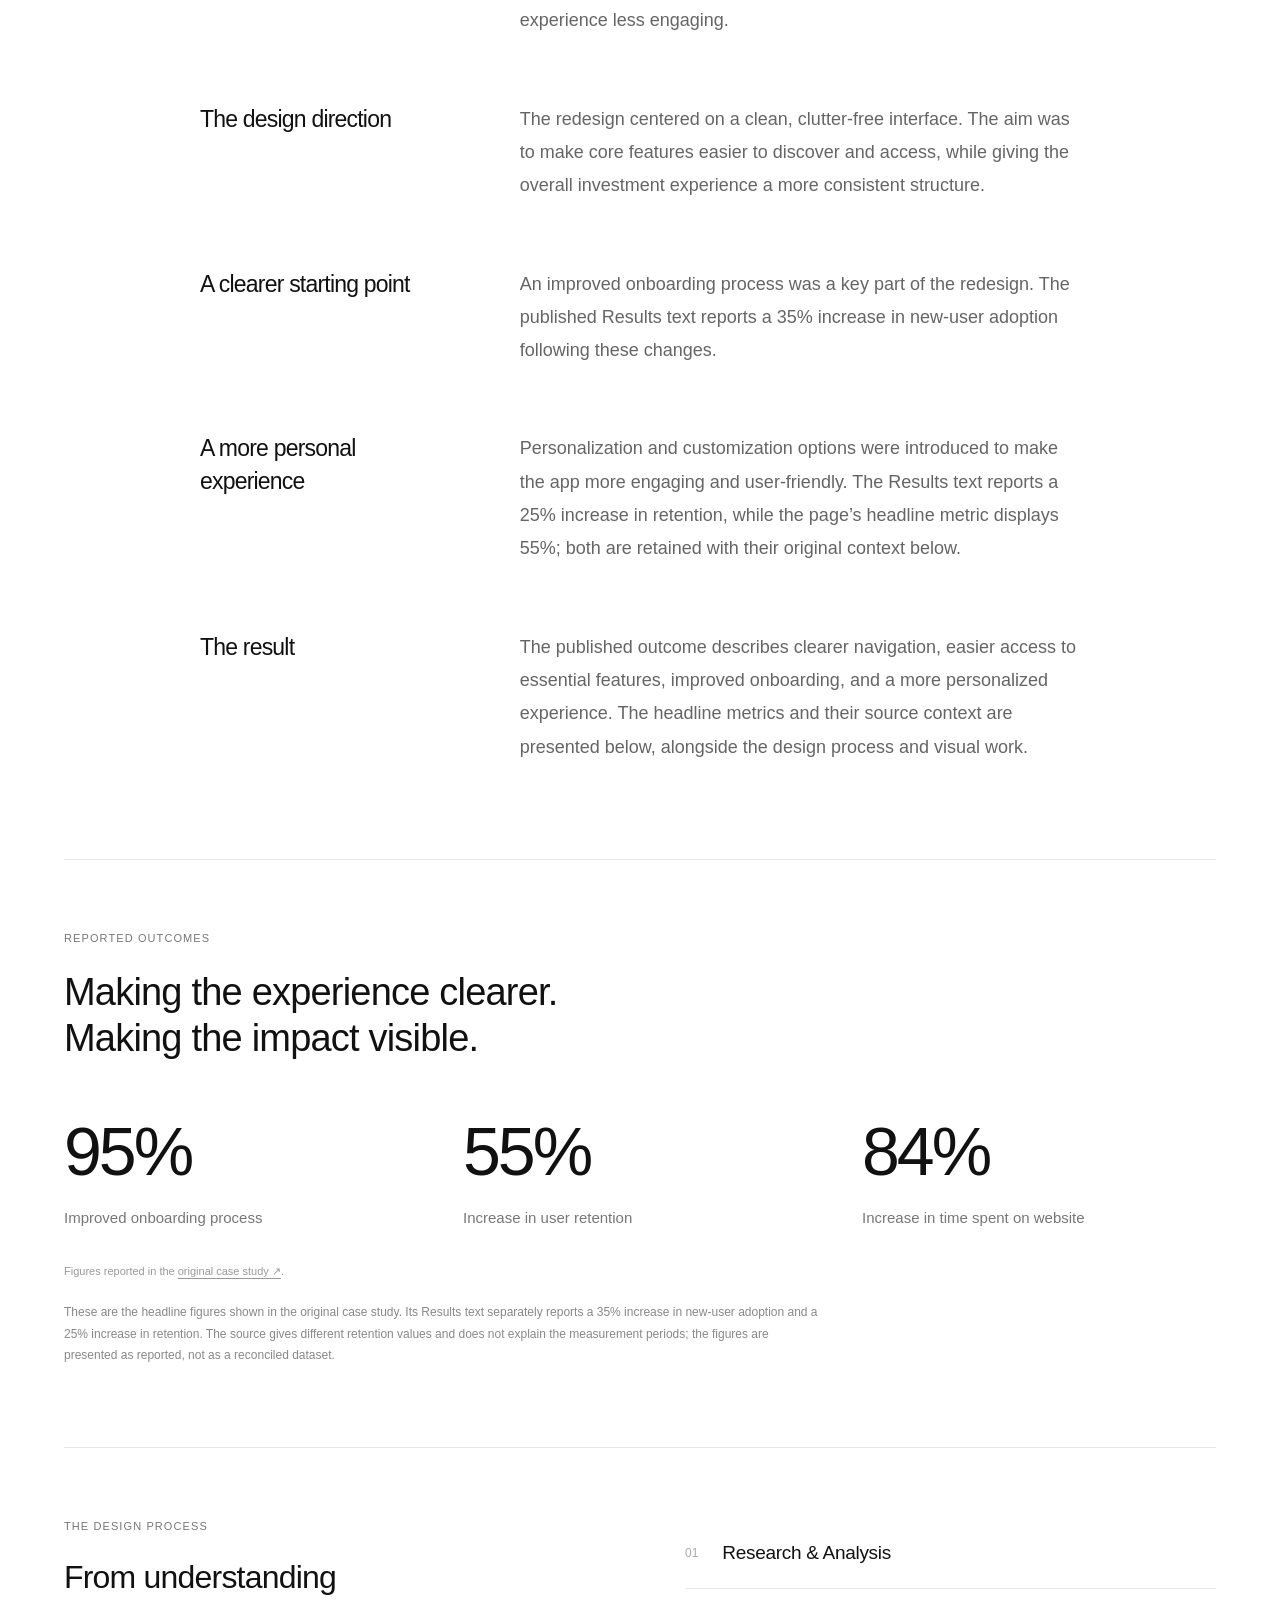
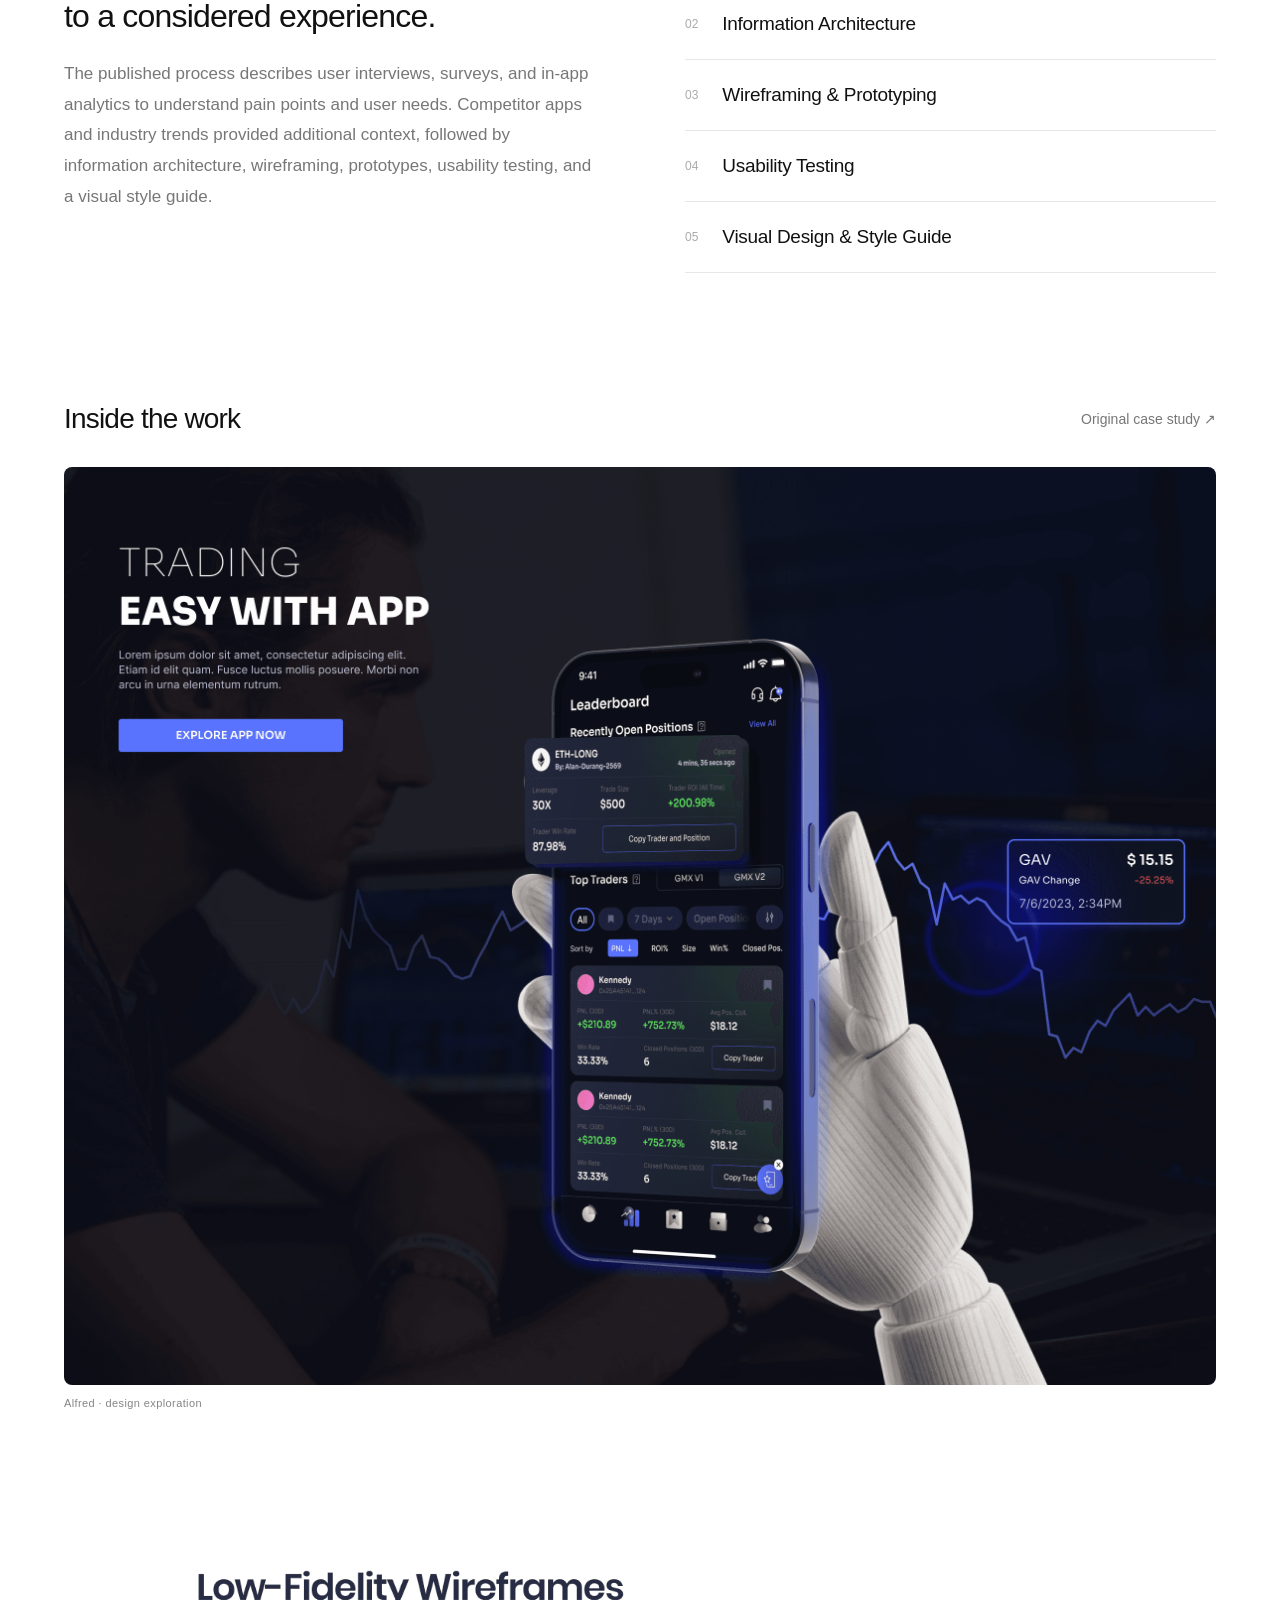
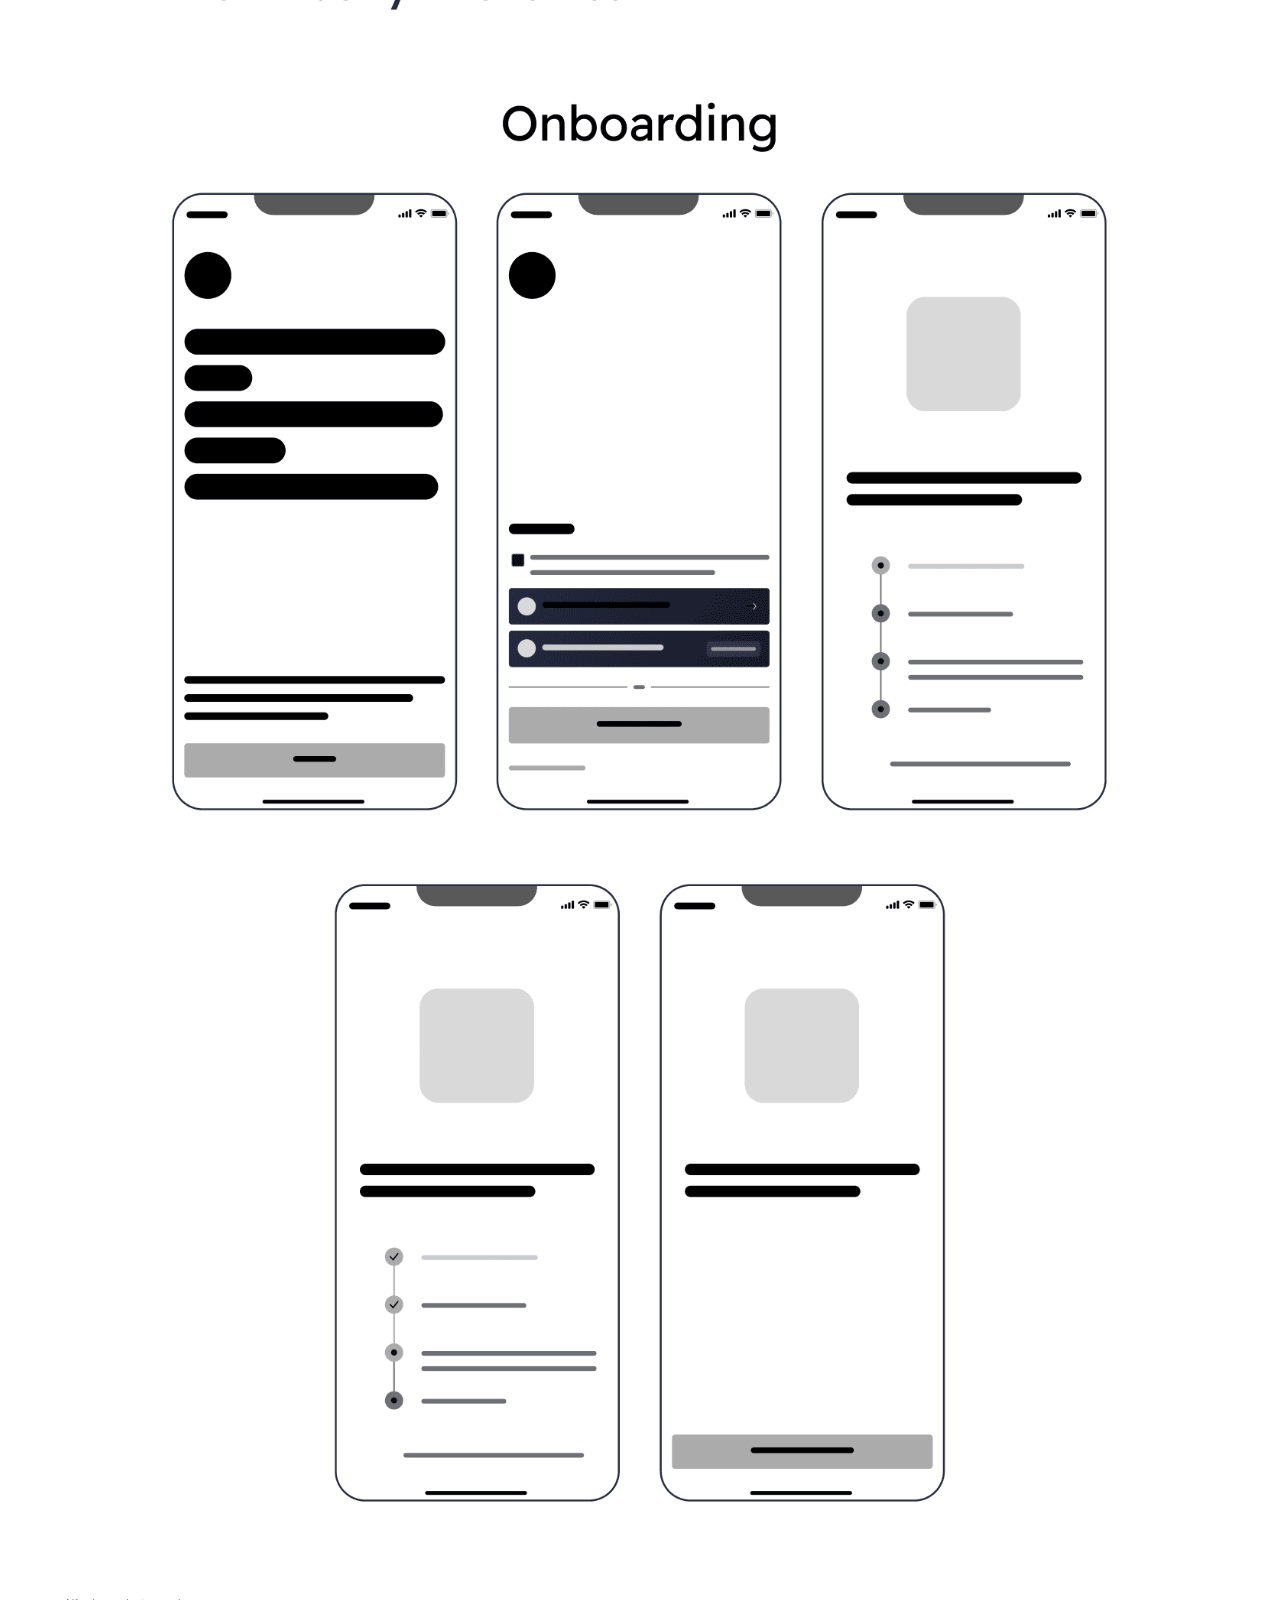
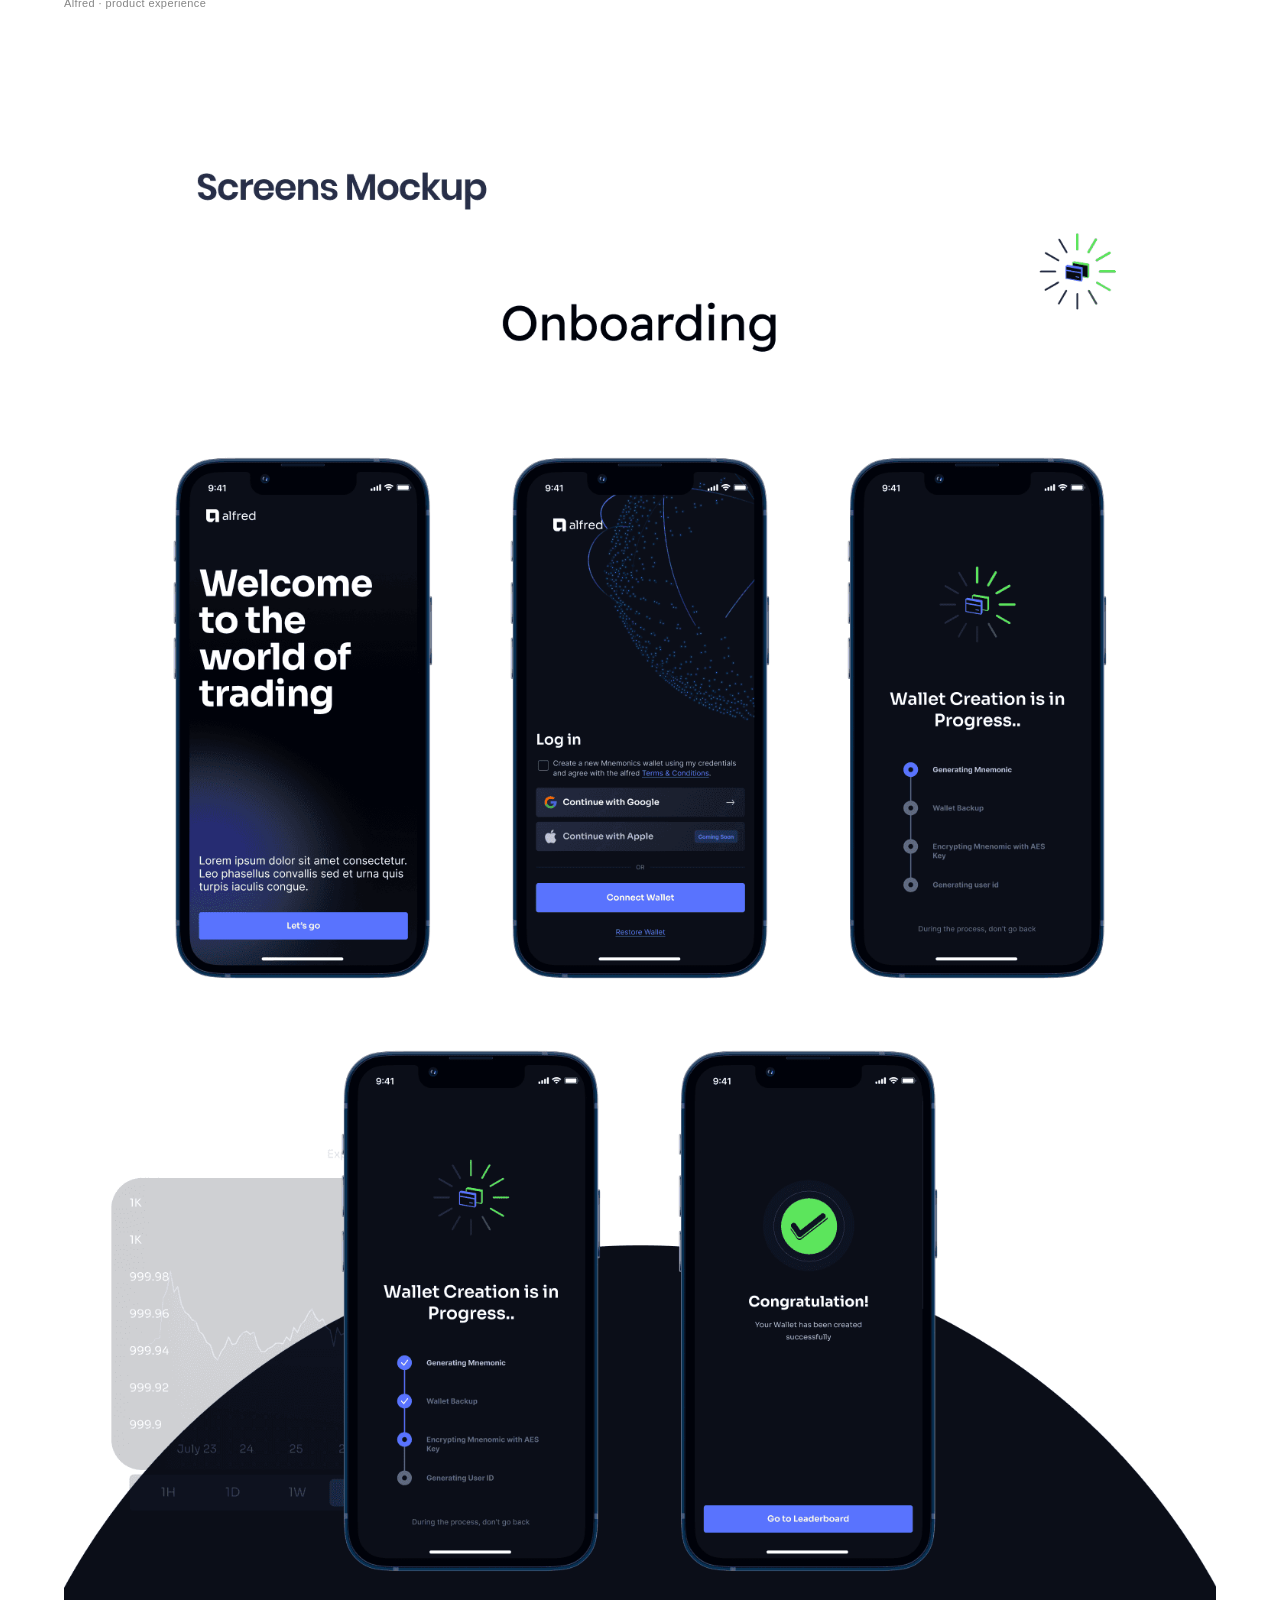
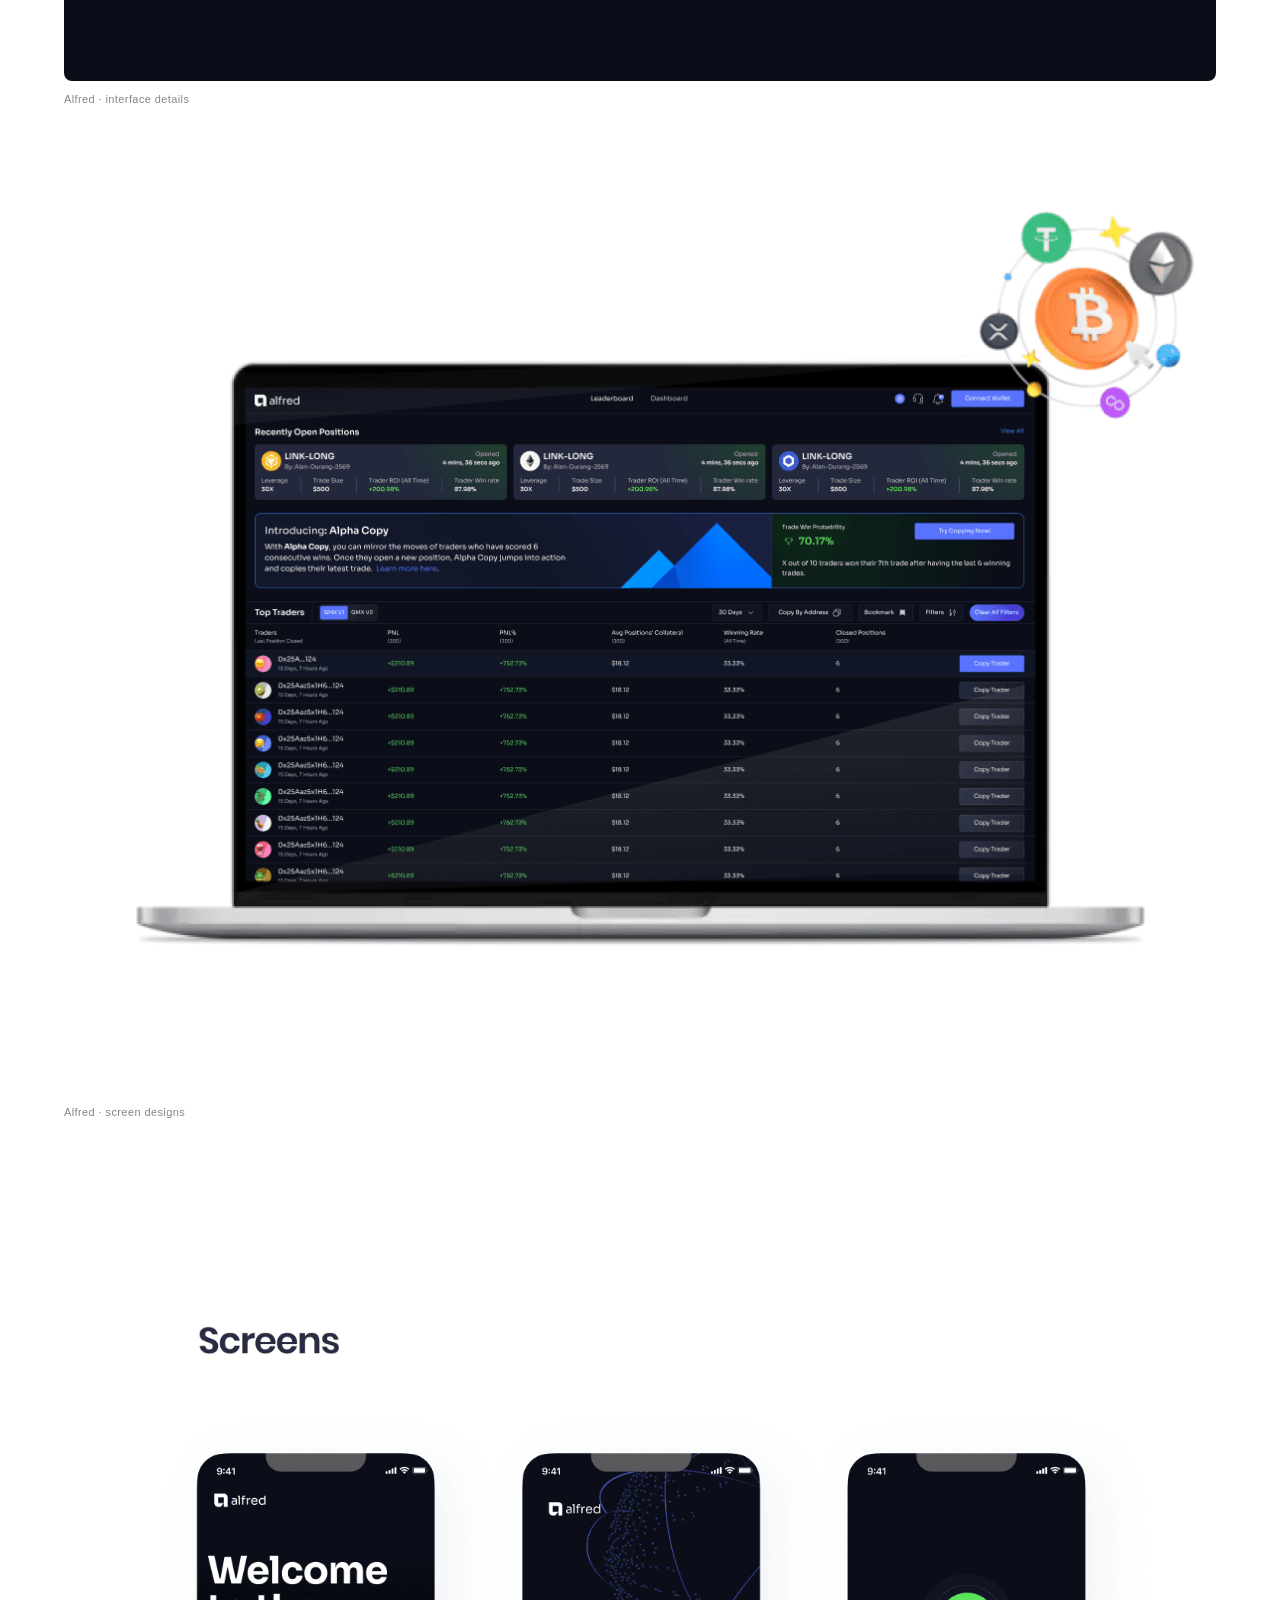
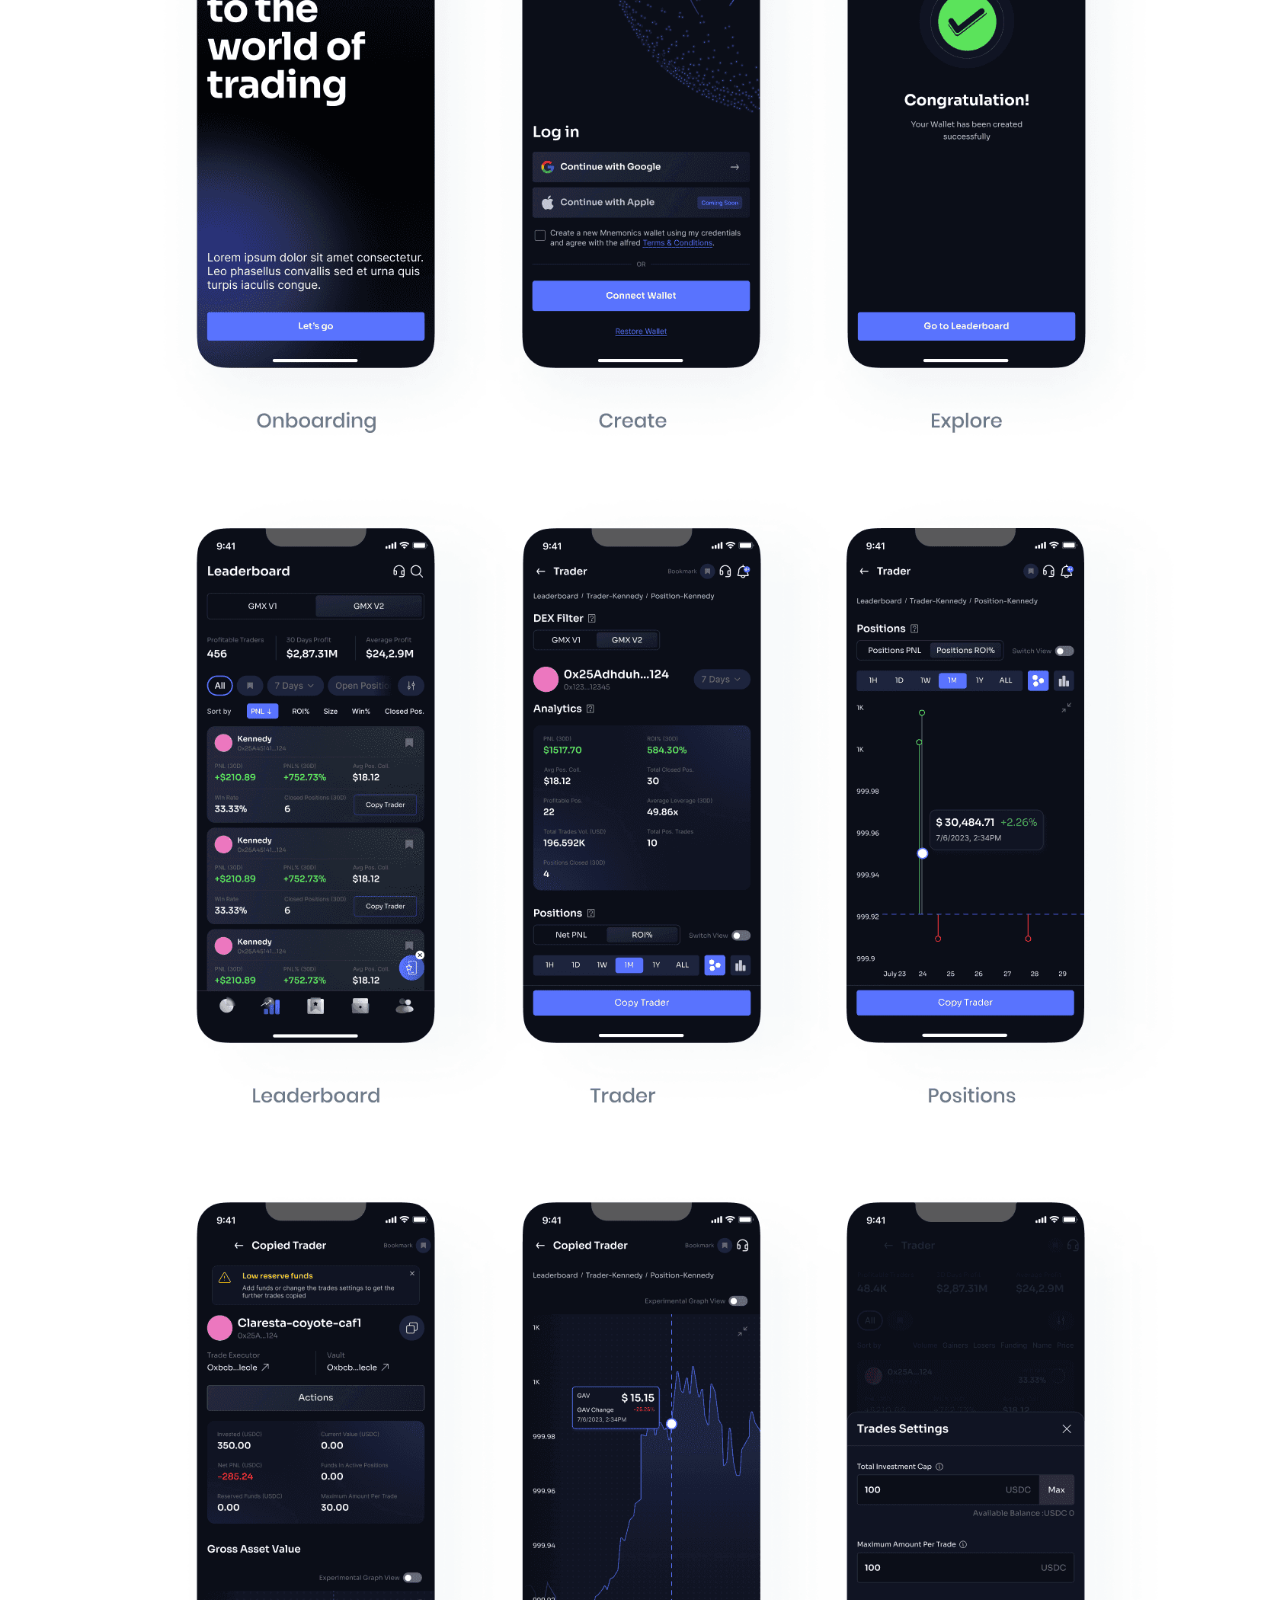
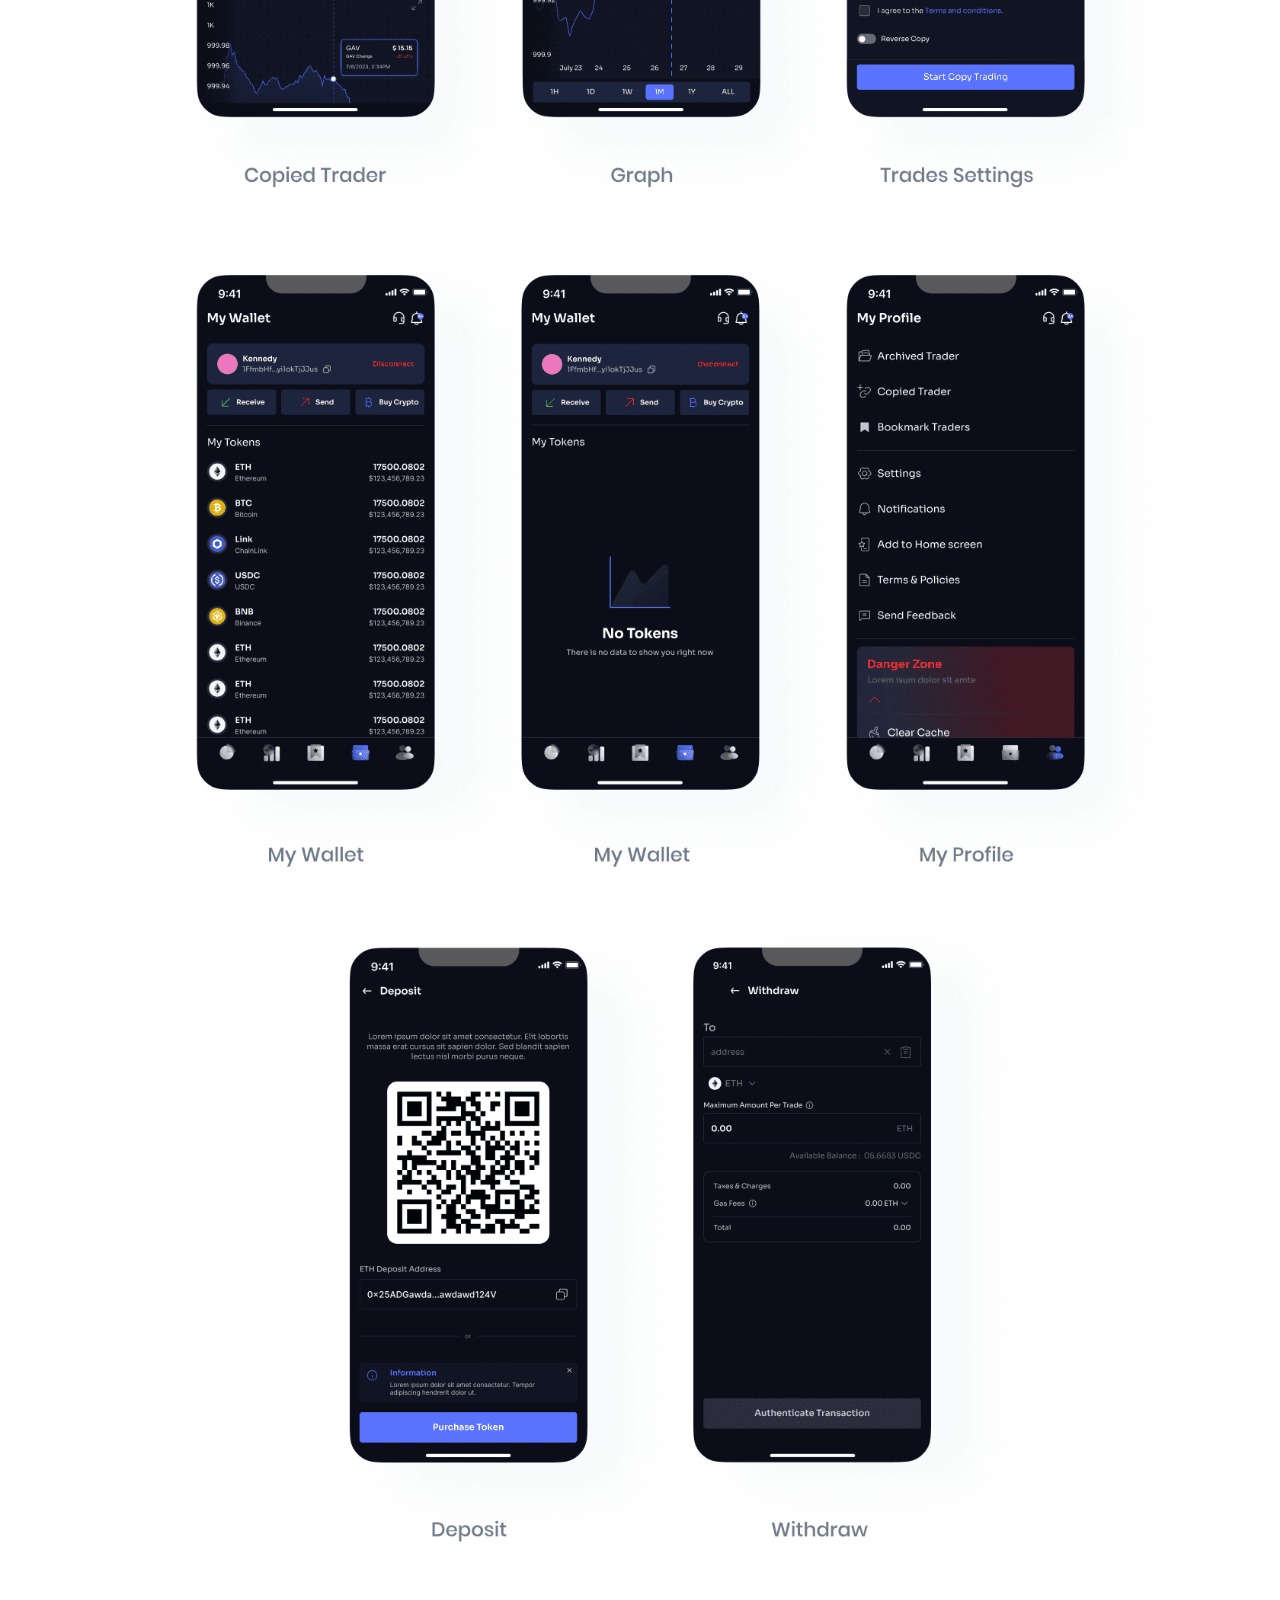
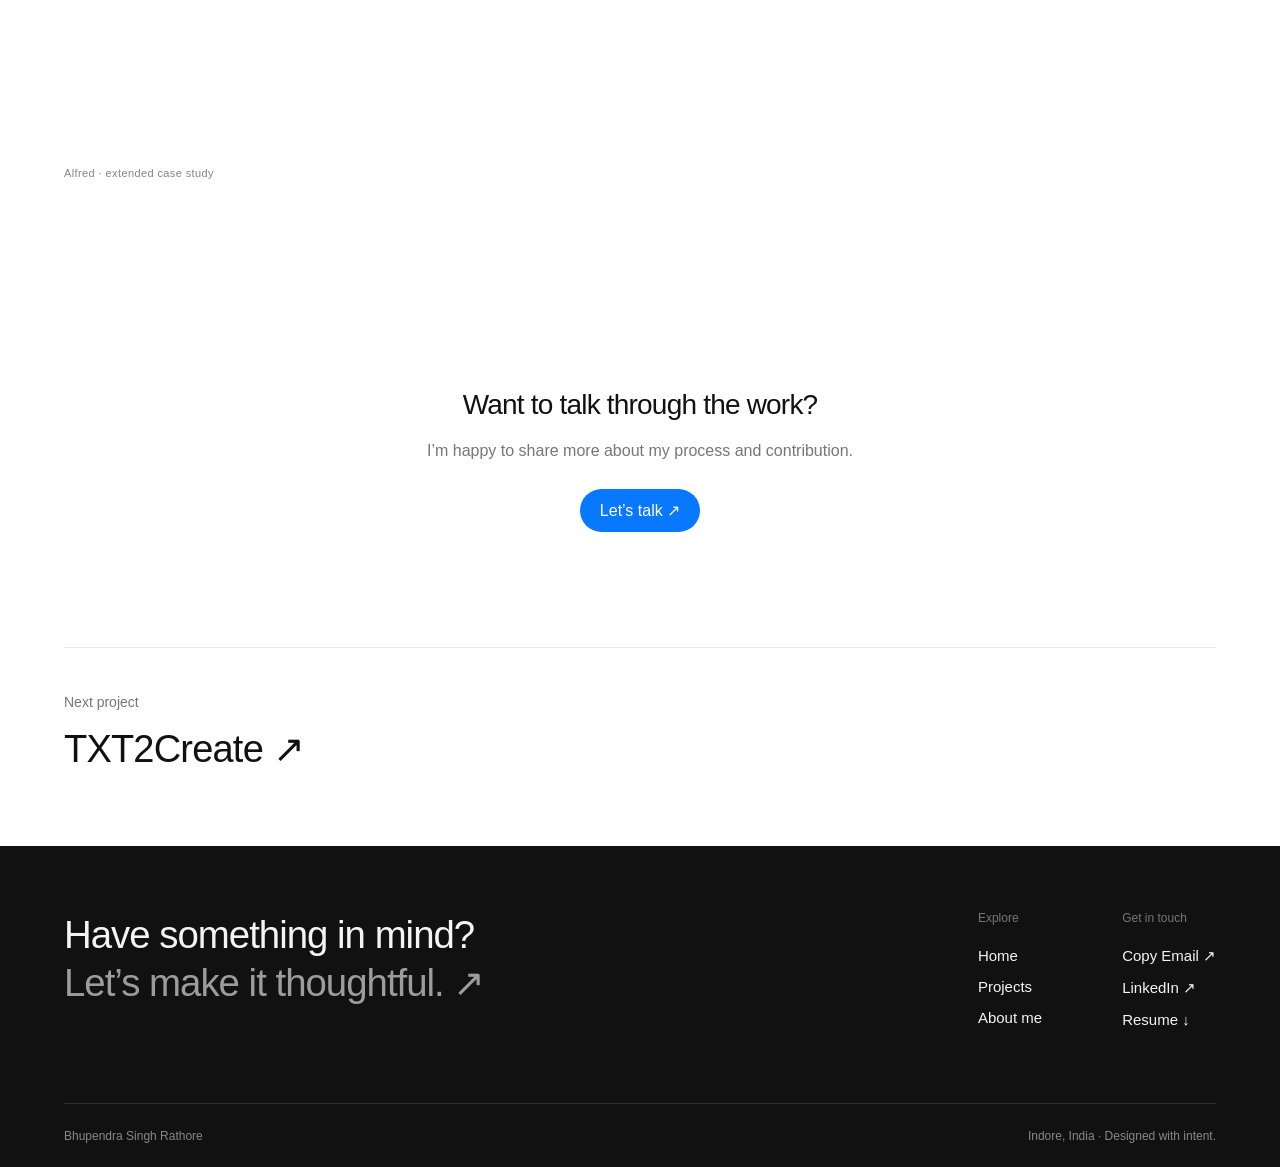
<file: projects-alfred.html>
<!doctype html><html lang="en"><head><meta charset="utf-8"><meta name="viewport" content="width=device-width, initial-scale=1"><title>Alfred Copy Trading App — Bhupendra Singh Rathore</title><meta name="description" content="Senior UI/UX and product designer based in Indore, India. Enterprise SaaS, AI-powered products, and thoughtful digital experiences."><meta name="theme-color" content="#ffffff"><link rel="icon" href="favicon.svg" type="image/svg+xml"><link rel="stylesheet" href="local.css"><script src="local.js" defer></script><script src="access-gate.js?v=20261103"></script></head>
    <body><a class="skip-link" href="#main">Skip to content</a><header class="site-header"><a href="index.html" aria-label="Bhupendra Rathore home">Home<span class="nav-name"> / Bhupendra Rathore</span></a><nav aria-label="Main navigation"><button class="nav-email" data-copy-email>Copy Email</button><a class="desktop-link" href="https://www.linkedin.com/in/bhupendra-rathore-b4b64588/" target="_blank" rel="noopener noreferrer">LinkedIn ↗</a><a class="desktop-link" href="Bhupendra_Rathore_Resume.pdf" target="_blank">Resume ↗</a><a href="index.html#case-studies">Projects</a><a href="index.html#ai-lab">AI lab</a><a href="about-me.html">About me</a></nav></header>
    <main id="main"><div class="project-page"><section class="project-heading"><a class="back-link" href="index.html#case-studies">← All projects</a><div class="project-heading-row"><div><span class="eyebrow">FINTECH / INVESTING</span><h1>Alfred Copy Trading App</h1><p>A decentralized investment app that lets people follow traders and copy their trades with a single click. The redesign focuses on clearer navigation, a smoother introduction to the product, and a more personal experience.</p></div><span class="project-type">Product design</span></div></section><div class="project-cover"><img src="assets-alfred.png" alt="Alfred decentralized investment and copy-trading application designs" fetchpriority=high width="1440" height="1000"></div><div class="project-details"><section class="project-section"><h2>The challenge</h2><p>A cluttered interface made the app difficult to navigate and essential features hard to find. Friction in onboarding affected new-user adoption, while limited personalization and customization made the experience less engaging.</p></section><section class="project-section"><h2>The design direction</h2><p>The redesign centered on a clean, clutter-free interface. The aim was to make core features easier to discover and access, while giving the overall investment experience a more consistent structure.</p></section><section class="project-section"><h2>A clearer starting point</h2><p>An improved onboarding process was a key part of the redesign. The published Results text reports a 35% increase in new-user adoption following these changes.</p></section><section class="project-section"><h2>A more personal experience</h2><p>Personalization and customization options were introduced to make the app more engaging and user-friendly. The Results text reports a 25% increase in retention, while the page’s headline metric displays 55%; both are retained with their original context below.</p></section><section class="project-section"><h2>The result</h2><p>The published outcome describes clearer navigation, easier access to essential features, improved onboarding, and a more personalized experience. The headline metrics and their source context are presented below, alongside the design process and visual work.</p></section></div><section class="study-results"><span class="eyebrow">REPORTED OUTCOMES</span><h2>Making the experience clearer.<br>Making the impact visible.</h2><div class="metric-grid"><div><strong>95%</strong><span>Improved onboarding process</span></div><div><strong>55%</strong><span>Increase in user retention</span></div><div><strong>84%</strong><span>Increase in time spent on website</span></div></div><p class="metric-source">Figures reported in the <a href="https://prodesigner.framer.ai/project/alfred-is-a-decentralized-investment-machine-that-allows-you-to-follow-the-world-s-best-traders-and-copy-their-trades-with-a-single-click" target="_blank" rel="noopener noreferrer">original case study ↗</a>.</p><p class="metric-note">These are the headline figures shown in the original case study. Its Results text separately reports a 35% increase in new-user adoption and a 25% increase in retention. The source gives different retention values and does not explain the measurement periods; the figures are presented as reported, not as a reconciled dataset.</p></section><section class="study-process"><div><span class="eyebrow">THE DESIGN PROCESS</span><h2>From understanding<br>to a considered experience.</h2><p>The published process describes user interviews, surveys, and in-app analytics to understand pain points and user needs. Competitor apps and industry trends provided additional context, followed by information architecture, wireframing, prototypes, usability testing, and a visual style guide.</p></div><ol><li><span>01</span><h3>Research &amp; Analysis</h3></li><li><span>02</span><h3>Information Architecture</h3></li><li><span>03</span><h3>Wireframing &amp; Prototyping</h3></li><li><span>04</span><h3>Usability Testing</h3></li><li><span>05</span><h3>Visual Design &amp; Style Guide</h3></li></ol></section><section class="case-gallery"><div class="section-heading"><h2>Inside the work</h2><a href="https://prodesigner.framer.ai/project/alfred-is-a-decentralized-investment-machine-that-allows-you-to-follow-the-world-s-best-traders-and-copy-their-trades-with-a-single-click" target="_blank" rel="noopener noreferrer">Original case study ↗</a></div><figure><img src="assets-alfred-board-1.png" alt="Alfred · design exploration" loading="lazy"><figcaption>Alfred · design exploration</figcaption></figure><figure><img src="assets-alfred-board-2.png" alt="Alfred · product experience" loading="lazy"><figcaption>Alfred · product experience</figcaption></figure><figure><img src="assets-alfred-board-3.png" alt="Alfred · interface details" loading="lazy"><figcaption>Alfred · interface details</figcaption></figure><figure><img src="assets-alfred-board-4.png" alt="Alfred · screen designs" loading="lazy"><figcaption>Alfred · screen designs</figcaption></figure><figure><img src="assets-alfred-board-5.png" alt="Alfred · extended case study" loading="lazy"><figcaption>Alfred · extended case study</figcaption></figure></section><section class="project-contact"><h2>Want to talk through the work?</h2><p>I’m happy to share more about my process and contribution.</p><a class="pill primary" href="mailto:bhup2009@gmail.com">Let’s talk ↗</a></section><a class="next-project" href="projects-txt2create.html"><span>Next project</span><h2>TXT2Create ↗</h2></a></div></main><footer><div class="footer-top"><p>Have something in mind?<br><a href="mailto:bhup2009@gmail.com">Let’s make it thoughtful. ↗</a></p><div class="footer-links"><div><span>Explore</span><a href="index.html">Home</a><a href="index.html#case-studies">Projects</a><a href="about-me.html">About me</a></div><div><span>Get in touch</span><button data-copy-email>Copy Email ↗</button><a href="https://www.linkedin.com/in/bhupendra-rathore-b4b64588/" target="_blank" rel="noopener noreferrer">LinkedIn ↗</a><a href="Bhupendra_Rathore_Resume.pdf" target="_blank">Resume ↓</a></div></div></div><div class="footer-bottom"><span>Bhupendra Singh Rathore</span><span>Indore, India · Designed with intent.</span></div></footer><button class="back-top" aria-label="Scroll to top">↑</button><div id="toast" class="toast" role="status" aria-live="polite"></div></body></html>
</file>
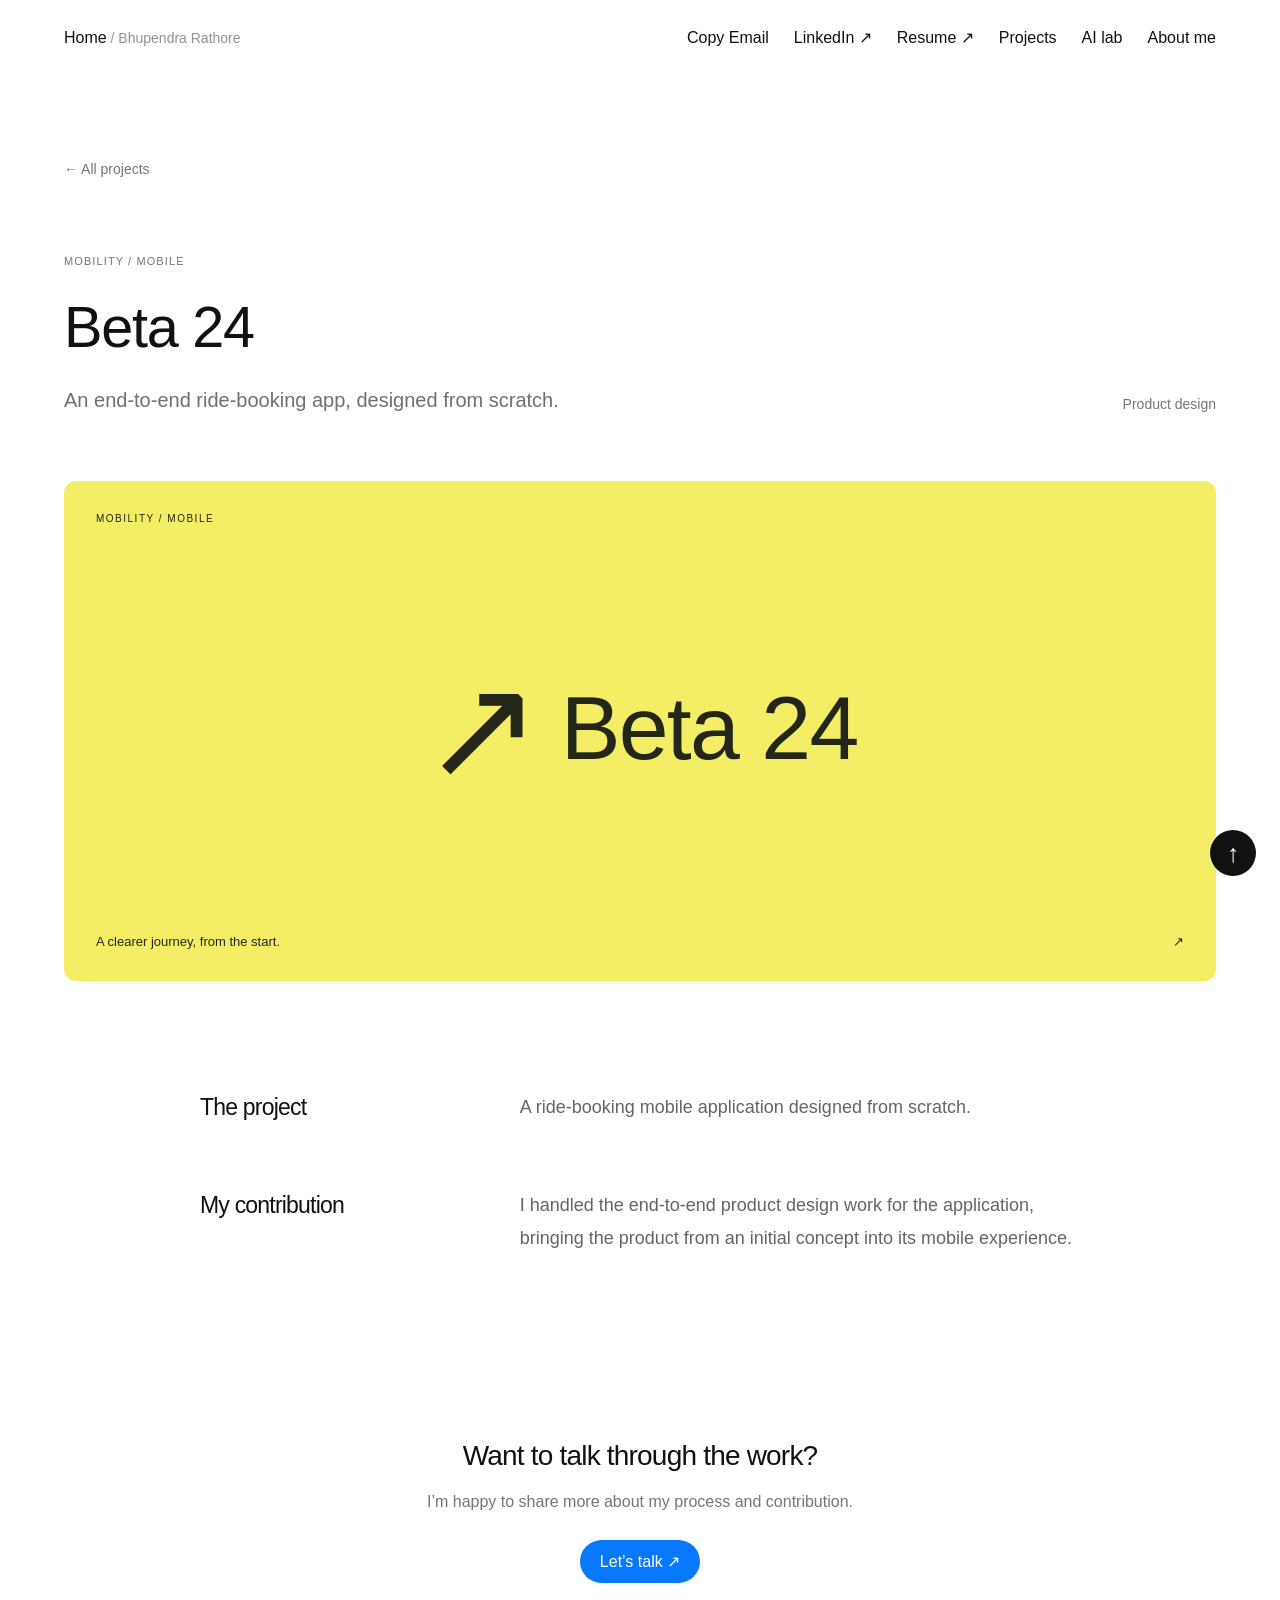
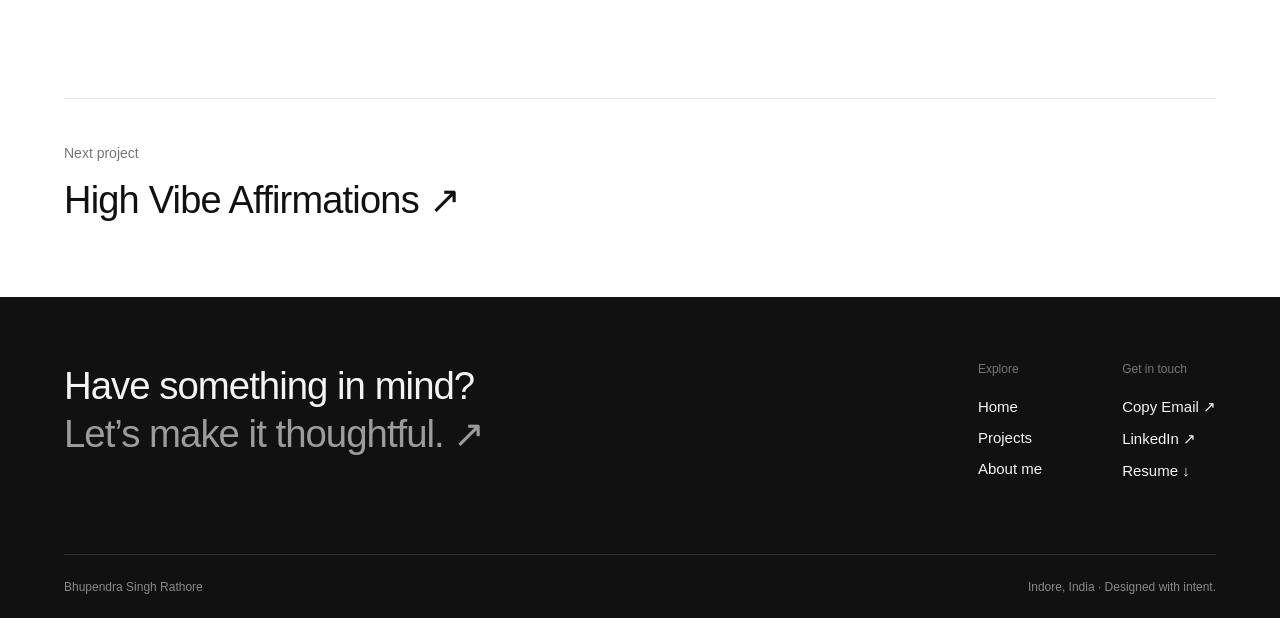
<file: projects-beta-24.html>
<!doctype html><html lang="en"><head><meta charset="utf-8"><meta name="viewport" content="width=device-width, initial-scale=1"><title>Beta 24 — Bhupendra Singh Rathore</title><meta name="description" content="Senior UI/UX and product designer based in Indore, India. Enterprise SaaS, AI-powered products, and thoughtful digital experiences."><meta name="theme-color" content="#ffffff"><link rel="icon" href="favicon.svg" type="image/svg+xml"><link rel="stylesheet" href="local.css"><script src="local.js" defer></script><script src="access-gate.js?v=20261103"></script></head>
    <body><a class="skip-link" href="#main">Skip to content</a><header class="site-header"><a href="index.html" aria-label="Bhupendra Rathore home">Home<span class="nav-name"> / Bhupendra Rathore</span></a><nav aria-label="Main navigation"><button class="nav-email" data-copy-email>Copy Email</button><a class="desktop-link" href="https://www.linkedin.com/in/bhupendra-rathore-b4b64588/" target="_blank" rel="noopener noreferrer">LinkedIn ↗</a><a class="desktop-link" href="Bhupendra_Rathore_Resume.pdf" target="_blank">Resume ↗</a><a href="index.html#case-studies">Projects</a><a href="index.html#ai-lab">AI lab</a><a href="about-me.html">About me</a></nav></header>
    <main id="main"><div class="project-page"><section class="project-heading"><a class="back-link" href="index.html#case-studies">← All projects</a><div class="project-heading-row"><div><span class="eyebrow">MOBILITY / MOBILE</span><h1>Beta 24</h1><p>An end-to-end ride-booking app, designed from scratch.</p></div><span class="project-type">Product design</span></div></section><div class="project-cover"><div class="type-art beta-24"><span class="art-eyebrow">MOBILITY / MOBILE</span><div class="art-center"><span class="art-mark" aria-hidden="true">↗</span><span>Beta 24</span></div><span class="art-bottom">A clearer journey, from the start.<span aria-hidden="true">↗</span></span></div></div><div class="project-details"><section class="project-section"><h2>The project</h2><p>A ride-booking mobile application designed from scratch.</p></section><section class="project-section"><h2>My contribution</h2><p>I handled the end-to-end product design work for the application, bringing the product from an initial concept into its mobile experience.</p></section></div><section class="project-contact"><h2>Want to talk through the work?</h2><p>I’m happy to share more about my process and contribution.</p><a class="pill primary" href="mailto:bhup2009@gmail.com">Let’s talk ↗</a></section><a class="next-project" href="projects-meditation.html"><span>Next project</span><h2>High Vibe Affirmations ↗</h2></a></div></main><footer><div class="footer-top"><p>Have something in mind?<br><a href="mailto:bhup2009@gmail.com">Let’s make it thoughtful. ↗</a></p><div class="footer-links"><div><span>Explore</span><a href="index.html">Home</a><a href="index.html#case-studies">Projects</a><a href="about-me.html">About me</a></div><div><span>Get in touch</span><button data-copy-email>Copy Email ↗</button><a href="https://www.linkedin.com/in/bhupendra-rathore-b4b64588/" target="_blank" rel="noopener noreferrer">LinkedIn ↗</a><a href="Bhupendra_Rathore_Resume.pdf" target="_blank">Resume ↓</a></div></div></div><div class="footer-bottom"><span>Bhupendra Singh Rathore</span><span>Indore, India · Designed with intent.</span></div></footer><button class="back-top" aria-label="Scroll to top">↑</button><div id="toast" class="toast" role="status" aria-live="polite"></div></body></html>
</file>
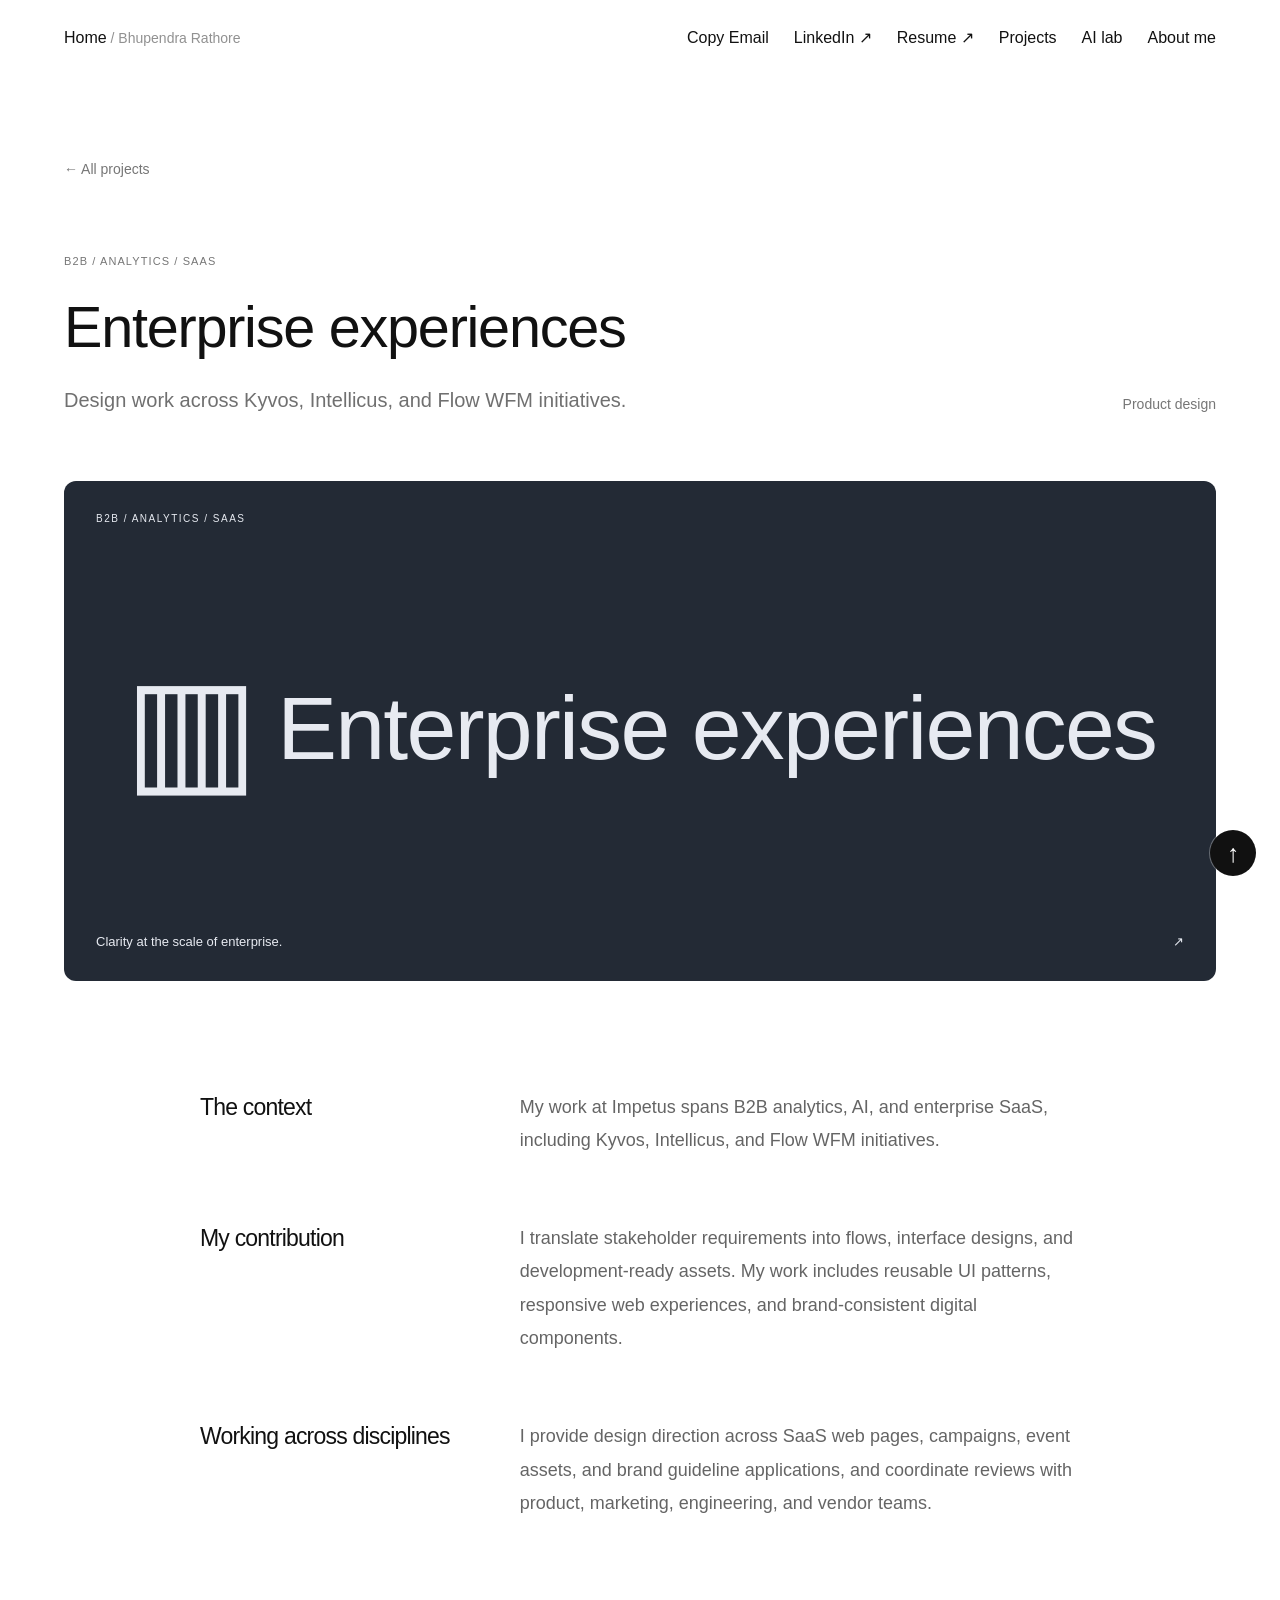
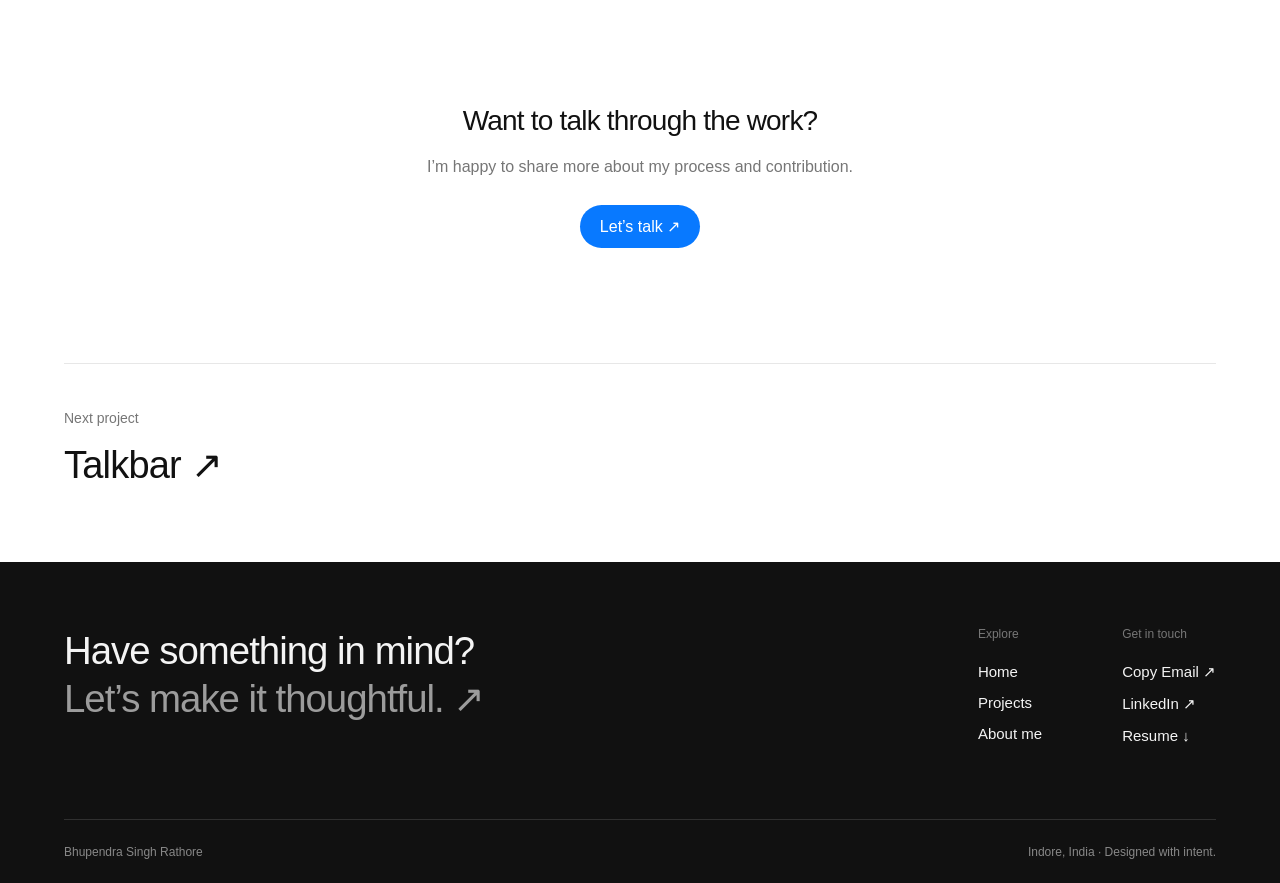
<file: projects-enterprise.html>
<!doctype html><html lang="en"><head><meta charset="utf-8"><meta name="viewport" content="width=device-width, initial-scale=1"><title>Enterprise experiences — Bhupendra Singh Rathore</title><meta name="description" content="Senior UI/UX and product designer based in Indore, India. Enterprise SaaS, AI-powered products, and thoughtful digital experiences."><meta name="theme-color" content="#ffffff"><link rel="icon" href="favicon.svg" type="image/svg+xml"><link rel="stylesheet" href="local.css"><script src="local.js" defer></script><script src="access-gate.js?v=20261103"></script></head>
    <body><a class="skip-link" href="#main">Skip to content</a><header class="site-header"><a href="index.html" aria-label="Bhupendra Rathore home">Home<span class="nav-name"> / Bhupendra Rathore</span></a><nav aria-label="Main navigation"><button class="nav-email" data-copy-email>Copy Email</button><a class="desktop-link" href="https://www.linkedin.com/in/bhupendra-rathore-b4b64588/" target="_blank" rel="noopener noreferrer">LinkedIn ↗</a><a class="desktop-link" href="Bhupendra_Rathore_Resume.pdf" target="_blank">Resume ↗</a><a href="index.html#case-studies">Projects</a><a href="index.html#ai-lab">AI lab</a><a href="about-me.html">About me</a></nav></header>
    <main id="main"><div class="project-page"><section class="project-heading"><a class="back-link" href="index.html#case-studies">← All projects</a><div class="project-heading-row"><div><span class="eyebrow">B2B / ANALYTICS / SAAS</span><h1>Enterprise experiences</h1><p>Design work across Kyvos, Intellicus, and Flow WFM initiatives.</p></div><span class="project-type">Product design</span></div></section><div class="project-cover"><div class="type-art enterprise"><span class="art-eyebrow">B2B / ANALYTICS / SAAS</span><div class="art-center"><span class="art-mark" aria-hidden="true">▥</span><span>Enterprise experiences</span></div><span class="art-bottom">Clarity at the scale of enterprise.<span aria-hidden="true">↗</span></span></div></div><div class="project-details"><section class="project-section"><h2>The context</h2><p>My work at Impetus spans B2B analytics, AI, and enterprise SaaS, including Kyvos, Intellicus, and Flow WFM initiatives.</p></section><section class="project-section"><h2>My contribution</h2><p>I translate stakeholder requirements into flows, interface designs, and development-ready assets. My work includes reusable UI patterns, responsive web experiences, and brand-consistent digital components.</p></section><section class="project-section"><h2>Working across disciplines</h2><p>I provide design direction across SaaS web pages, campaigns, event assets, and brand guideline applications, and coordinate reviews with product, marketing, engineering, and vendor teams.</p></section></div><section class="project-contact"><h2>Want to talk through the work?</h2><p>I’m happy to share more about my process and contribution.</p><a class="pill primary" href="mailto:bhup2009@gmail.com">Let’s talk ↗</a></section><a class="next-project" href="projects-talkbar.html"><span>Next project</span><h2>Talkbar ↗</h2></a></div></main><footer><div class="footer-top"><p>Have something in mind?<br><a href="mailto:bhup2009@gmail.com">Let’s make it thoughtful. ↗</a></p><div class="footer-links"><div><span>Explore</span><a href="index.html">Home</a><a href="index.html#case-studies">Projects</a><a href="about-me.html">About me</a></div><div><span>Get in touch</span><button data-copy-email>Copy Email ↗</button><a href="https://www.linkedin.com/in/bhupendra-rathore-b4b64588/" target="_blank" rel="noopener noreferrer">LinkedIn ↗</a><a href="Bhupendra_Rathore_Resume.pdf" target="_blank">Resume ↓</a></div></div></div><div class="footer-bottom"><span>Bhupendra Singh Rathore</span><span>Indore, India · Designed with intent.</span></div></footer><button class="back-top" aria-label="Scroll to top">↑</button><div id="toast" class="toast" role="status" aria-live="polite"></div></body></html>
</file>
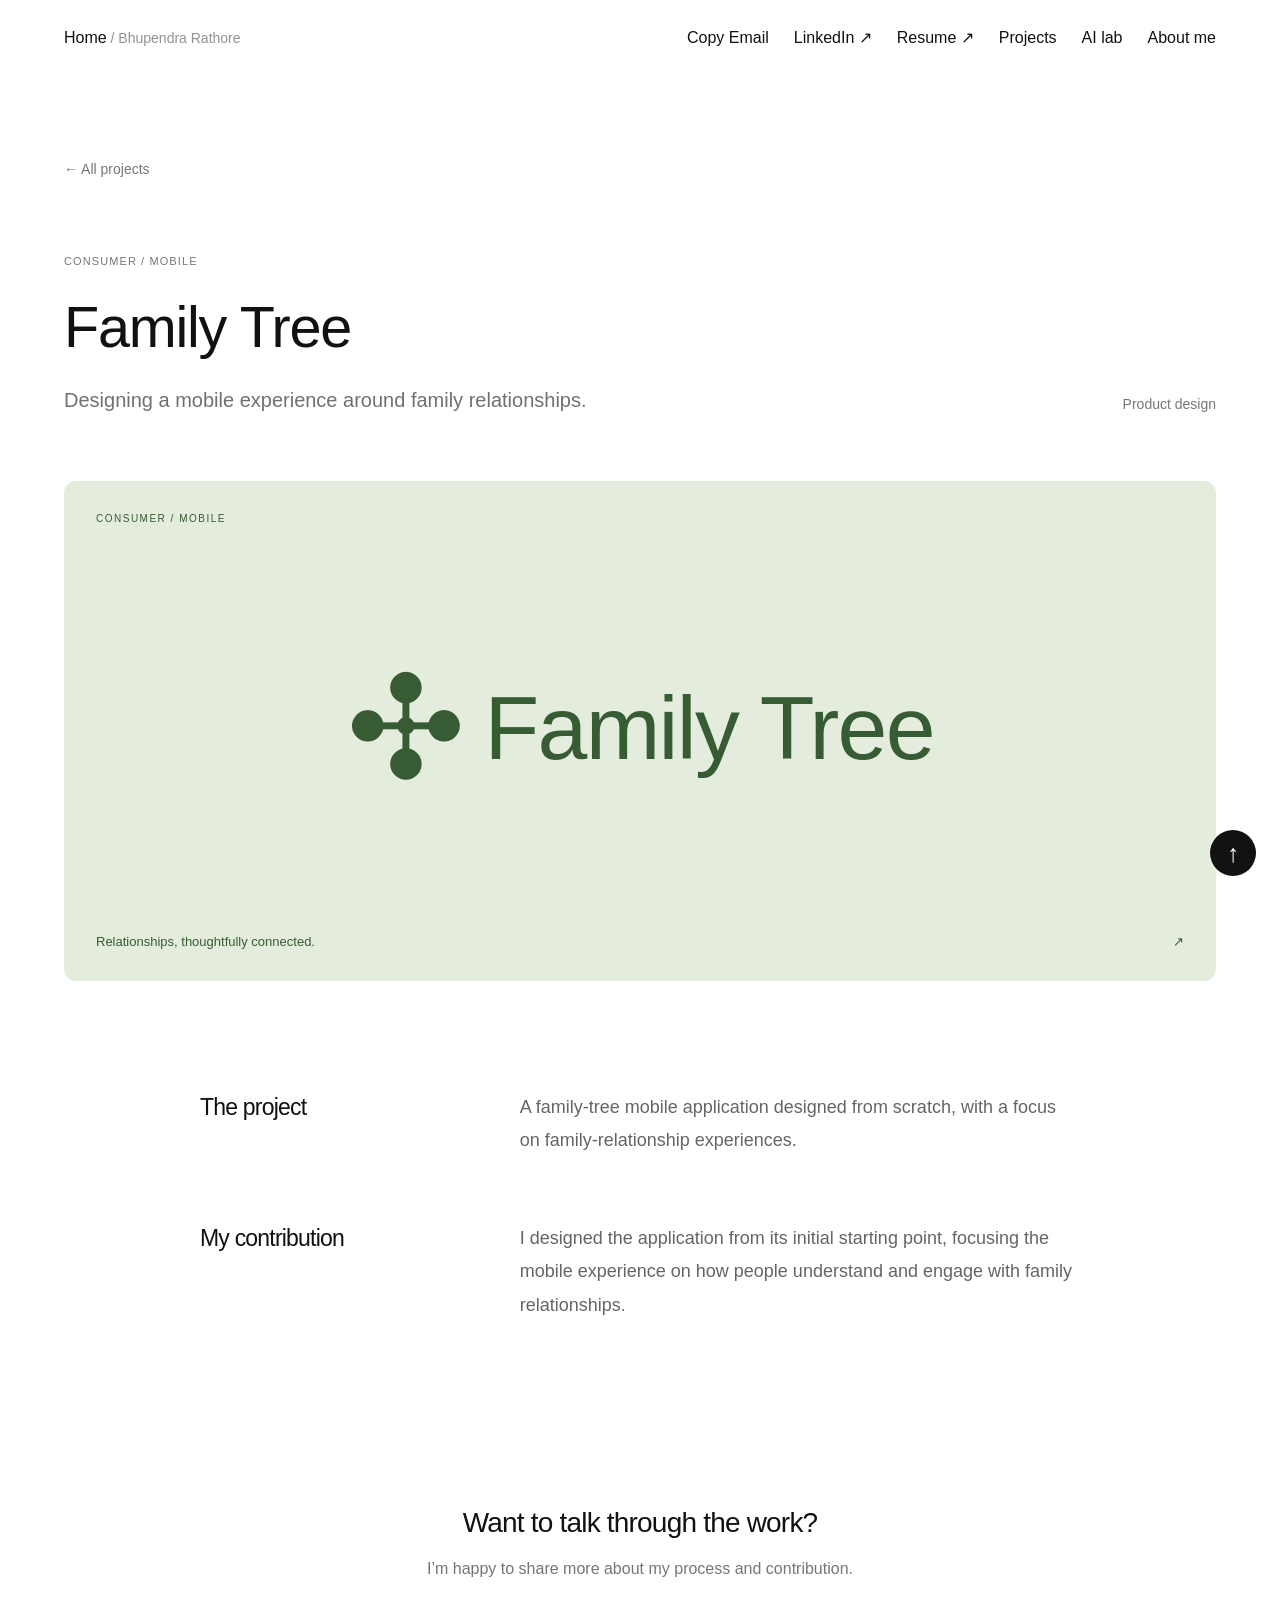
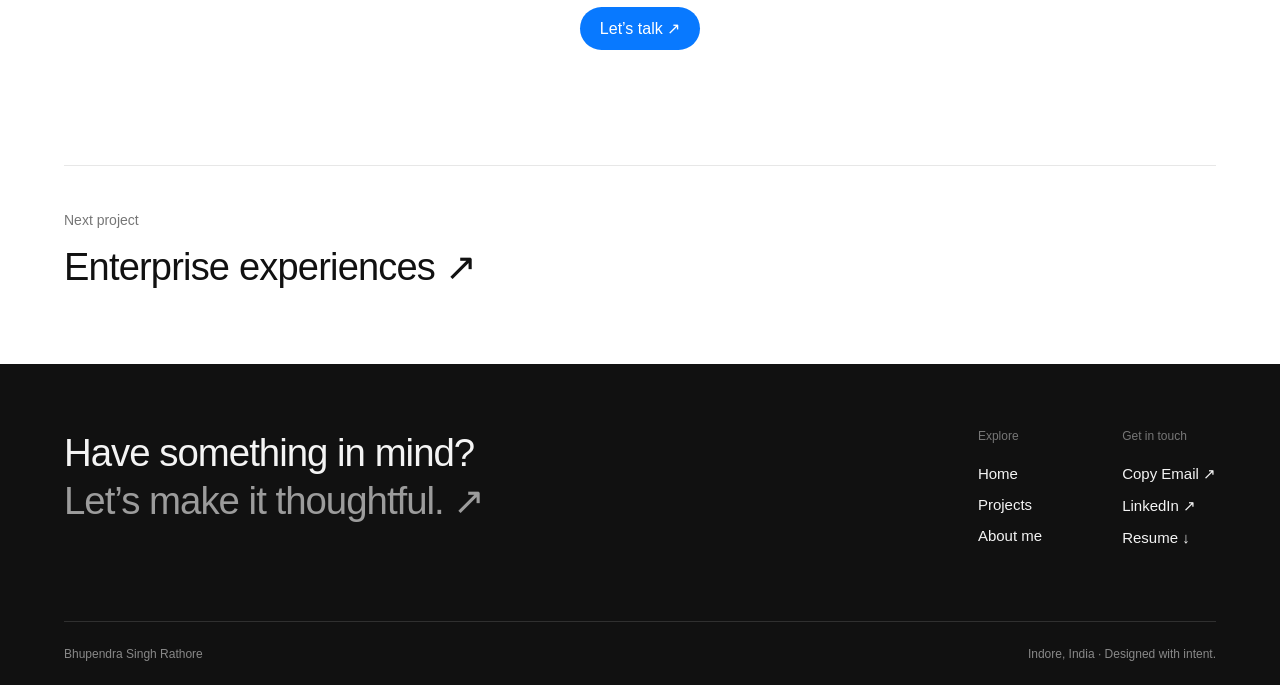
<file: projects-family-tree.html>
<!doctype html><html lang="en"><head><meta charset="utf-8"><meta name="viewport" content="width=device-width, initial-scale=1"><title>Family Tree — Bhupendra Singh Rathore</title><meta name="description" content="Senior UI/UX and product designer based in Indore, India. Enterprise SaaS, AI-powered products, and thoughtful digital experiences."><meta name="theme-color" content="#ffffff"><link rel="icon" href="favicon.svg" type="image/svg+xml"><link rel="stylesheet" href="local.css"><script src="local.js" defer></script><script src="access-gate.js?v=20261103"></script></head>
    <body><a class="skip-link" href="#main">Skip to content</a><header class="site-header"><a href="index.html" aria-label="Bhupendra Rathore home">Home<span class="nav-name"> / Bhupendra Rathore</span></a><nav aria-label="Main navigation"><button class="nav-email" data-copy-email>Copy Email</button><a class="desktop-link" href="https://www.linkedin.com/in/bhupendra-rathore-b4b64588/" target="_blank" rel="noopener noreferrer">LinkedIn ↗</a><a class="desktop-link" href="Bhupendra_Rathore_Resume.pdf" target="_blank">Resume ↗</a><a href="index.html#case-studies">Projects</a><a href="index.html#ai-lab">AI lab</a><a href="about-me.html">About me</a></nav></header>
    <main id="main"><div class="project-page"><section class="project-heading"><a class="back-link" href="index.html#case-studies">← All projects</a><div class="project-heading-row"><div><span class="eyebrow">CONSUMER / MOBILE</span><h1>Family Tree</h1><p>Designing a mobile experience around family relationships.</p></div><span class="project-type">Product design</span></div></section><div class="project-cover"><div class="type-art family-tree"><span class="art-eyebrow">CONSUMER / MOBILE</span><div class="art-center"><span class="art-mark" aria-hidden="true">✣</span><span>Family Tree</span></div><span class="art-bottom">Relationships, thoughtfully connected.<span aria-hidden="true">↗</span></span></div></div><div class="project-details"><section class="project-section"><h2>The project</h2><p>A family-tree mobile application designed from scratch, with a focus on family-relationship experiences.</p></section><section class="project-section"><h2>My contribution</h2><p>I designed the application from its initial starting point, focusing the mobile experience on how people understand and engage with family relationships.</p></section></div><section class="project-contact"><h2>Want to talk through the work?</h2><p>I’m happy to share more about my process and contribution.</p><a class="pill primary" href="mailto:bhup2009@gmail.com">Let’s talk ↗</a></section><a class="next-project" href="projects-enterprise.html"><span>Next project</span><h2>Enterprise experiences ↗</h2></a></div></main><footer><div class="footer-top"><p>Have something in mind?<br><a href="mailto:bhup2009@gmail.com">Let’s make it thoughtful. ↗</a></p><div class="footer-links"><div><span>Explore</span><a href="index.html">Home</a><a href="index.html#case-studies">Projects</a><a href="about-me.html">About me</a></div><div><span>Get in touch</span><button data-copy-email>Copy Email ↗</button><a href="https://www.linkedin.com/in/bhupendra-rathore-b4b64588/" target="_blank" rel="noopener noreferrer">LinkedIn ↗</a><a href="Bhupendra_Rathore_Resume.pdf" target="_blank">Resume ↓</a></div></div></div><div class="footer-bottom"><span>Bhupendra Singh Rathore</span><span>Indore, India · Designed with intent.</span></div></footer><button class="back-top" aria-label="Scroll to top">↑</button><div id="toast" class="toast" role="status" aria-live="polite"></div></body></html>
</file>
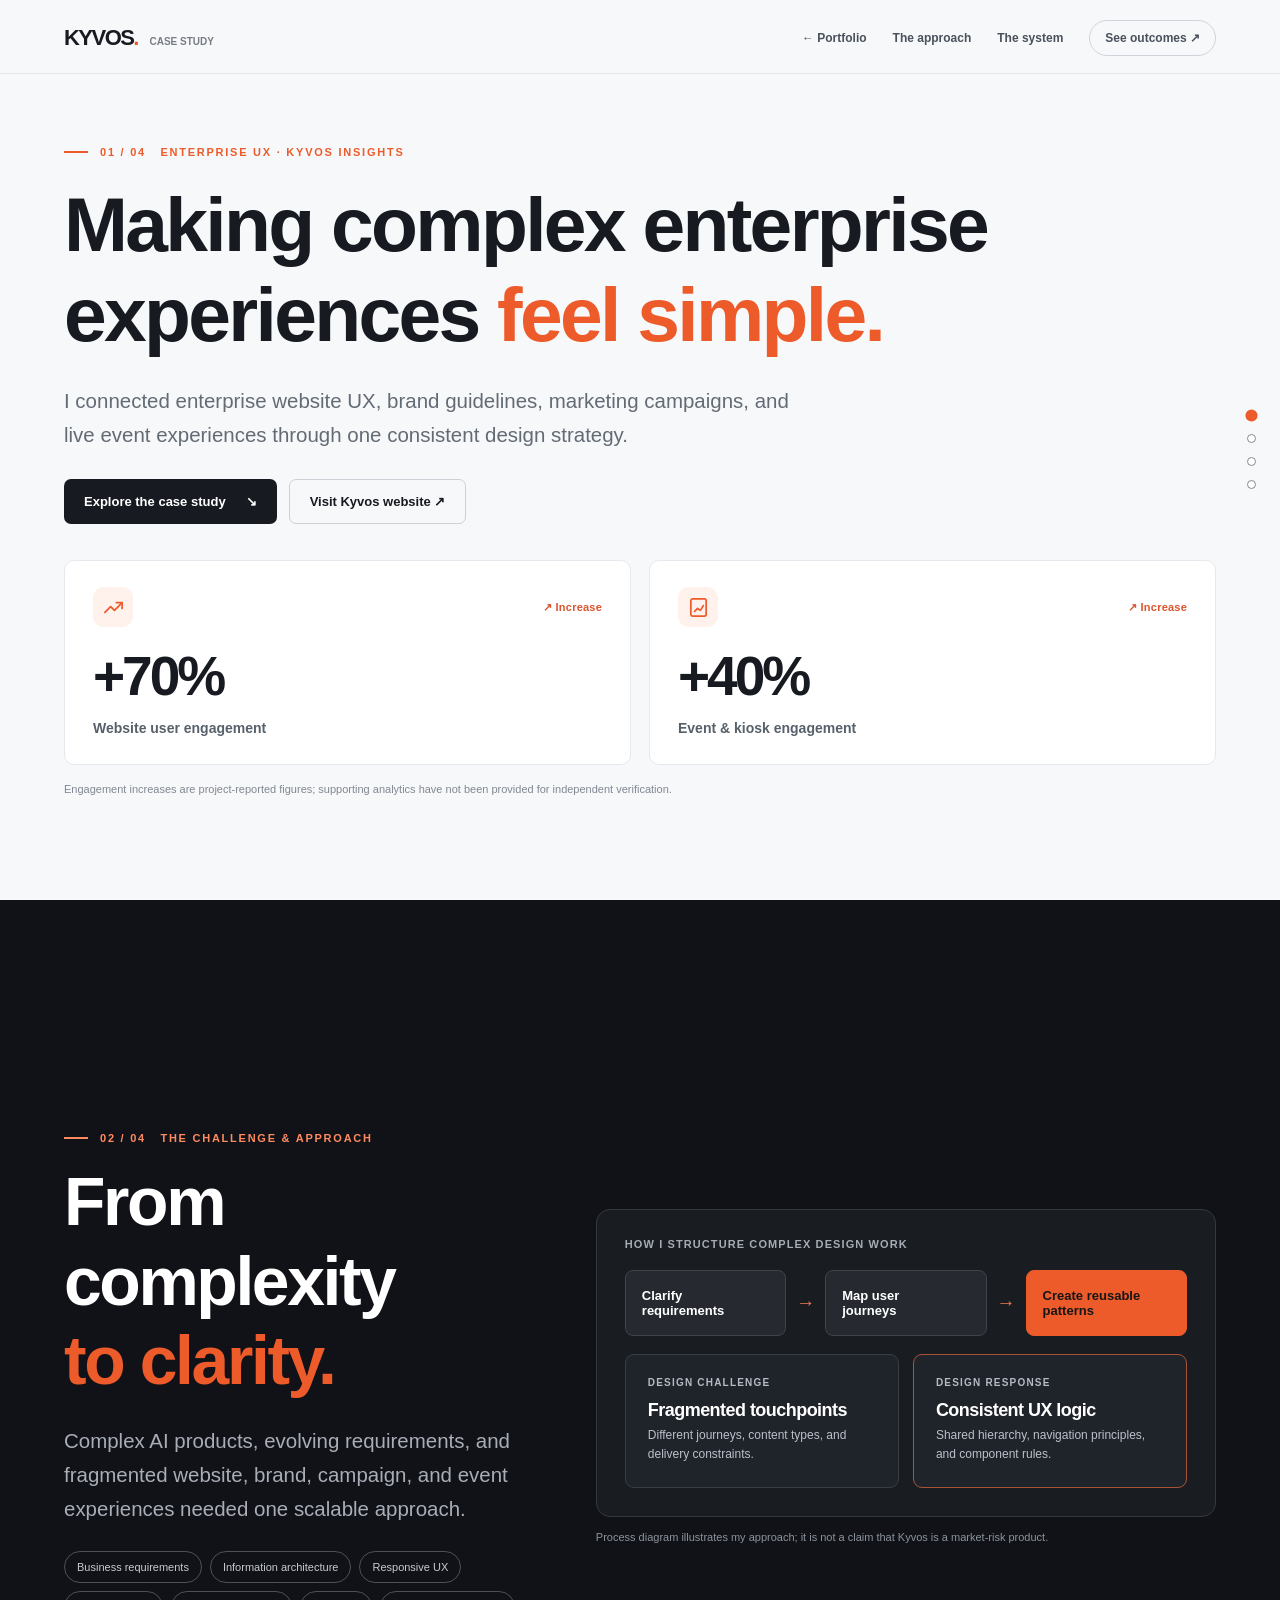
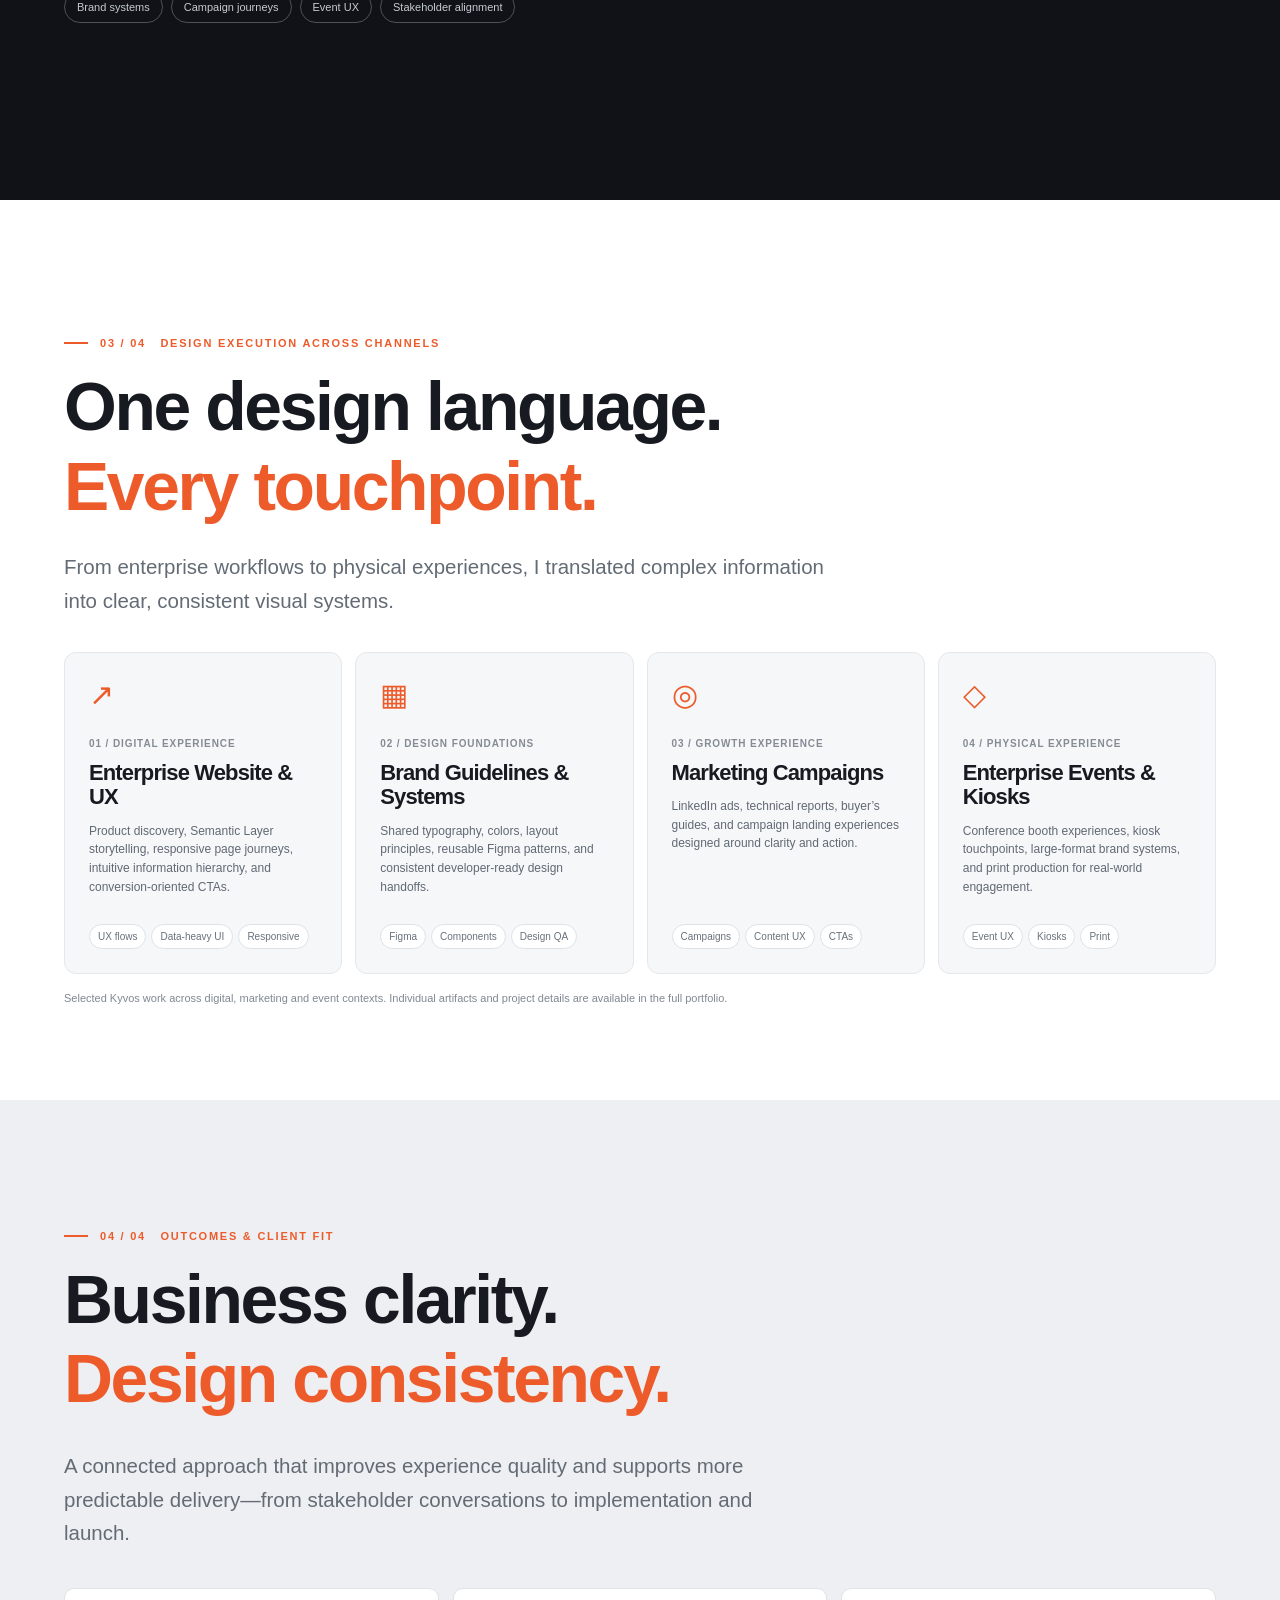
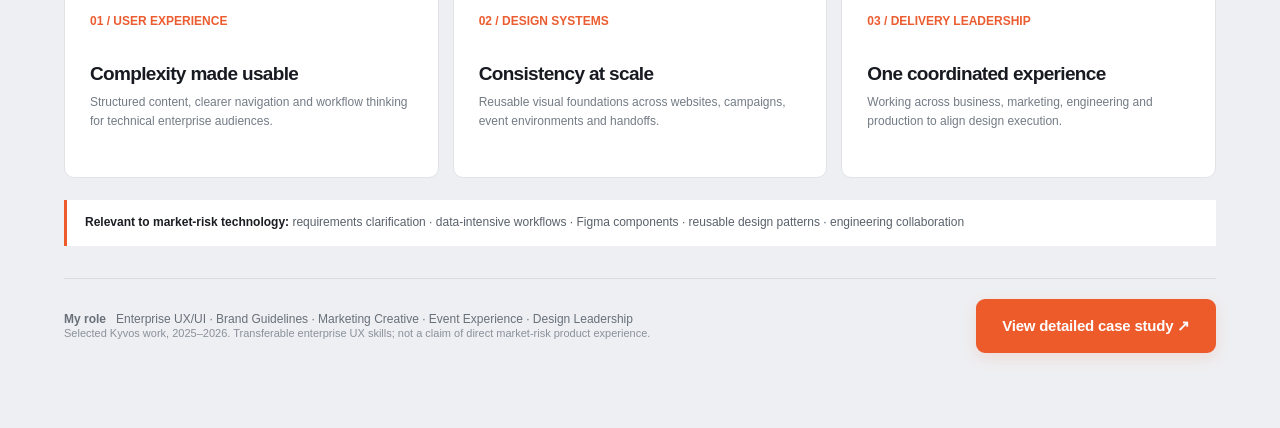
<file: projects-kyvos-summary.html>
<!DOCTYPE html>

<html lang="en">
<head>
<meta charset="utf-8"/><meta content="width=device-width, initial-scale=1" name="viewport"/>
<meta content="#101217" name="theme-color"/>
<title>Kyvos — Enterprise UX &amp; Design Systems | Executive Case Study</title>
<meta content="Four-scroll executive case study: complex enterprise UX, scalable visual systems, and engineering-aligned delivery." name="description"/>
<style>
:root{--ink:#171a20;--muted:#66707c;--line:#e5e8ec;--paper:#f7f8fa;--orange:#ed5b2b;--dark:#101217;--white:#fff;--max:1280px}*{box-sizing:border-box}html{scroll-behavior:smooth;scroll-snap-type:y proximity}body{margin:0;background:var(--paper);font-family:Inter,ui-sans-serif,-apple-system,BlinkMacSystemFont,"Segoe UI",Arial,sans-serif;color:var(--ink);-webkit-font-smoothing:antialiased}a{color:inherit;text-decoration:none}button{font:inherit}a:focus-visible,button:focus-visible{outline:3px solid #ff9e75;outline-offset:4px}.shell{max-width:var(--max);margin:auto;padding:0 64px}.progress{height:3px;position:fixed;z-index:100;inset:0 0 auto;background:linear-gradient(90deg,var(--orange) var(--progress,0%),transparent var(--progress,0%));pointer-events:none}.topbar{position:fixed;top:3px;left:0;right:0;z-index:50;background:rgba(247,248,250,.90);backdrop-filter:blur(18px);border-bottom:1px solid rgba(20,20,20,.08)}.topbar-inner{height:70px;display:flex;justify-content:space-between;align-items:center;gap:20px}.brand{font-weight:850;letter-spacing:-.07em;font-size:22px}.brand i{font-style:normal;color:var(--orange)}.topright{display:flex;gap:26px;align-items:center}.topright a{font-size:12px;font-weight:700;color:#49515c}.topright a:hover{color:var(--orange)}.topright .pill{border:1px solid #cfd3db;padding:10px 15px;border-radius:99px}.scrollnav{position:fixed;right:24px;top:50%;transform:translateY(-50%);display:grid;gap:14px;z-index:40}.scrollnav a{width:9px;height:9px;border:1px solid #888;border-radius:50%;background:#fff;transition:.2s}.scrollnav a.active{background:var(--orange);border-color:var(--orange);transform:scale(1.35)}.section{scroll-snap-align:start;min-height:100svh;display:flex;align-items:center;padding:130px 0 75px;position:relative;overflow:hidden}.section .shell{width:100%}.eyebrow{font-size:11px;font-weight:800;letter-spacing:.16em;text-transform:uppercase;color:var(--orange);display:flex;gap:12px;align-items:center}.eyebrow:before{content:"";display:block;width:24px;height:2px;background:currentColor}.section h1{font-size:clamp(52px,6.5vw,104px);max-width:1050px;line-height:1.01;letter-spacing:-.073em;margin:22px 0 24px;font-weight:800}.section h2{font-size:clamp(42px,5.3vw,76px);line-height:1.06;letter-spacing:-.064em;margin:18px 0 24px;max-width:1050px}.section p{line-height:1.65}.lede{font-size:clamp(16px,1.6vw,21px);max-width:760px;color:#636b75;margin:0}.accent{color:var(--orange)}.buttons{display:flex;flex-wrap:wrap;gap:12px;margin-top:28px}.btn{display:inline-flex;gap:20px;align-items:center;justify-content:center;background:var(--ink);color:white;padding:14px 20px;border-radius:7px;font-size:13px;font-weight:750}.btn.secondary{background:transparent;color:var(--ink);border:1px solid #ccd1d8}.btn:hover{transform:translateY(-2px)}.metrics{display:grid;grid-template-columns:repeat(4,1fr);gap:12px;margin-top:48px}.metric{min-height:135px;border:1px solid var(--line);background:white;border-radius:10px;padding:22px 24px;display:flex;flex-direction:column;justify-content:space-between}.metric .value{font-size:clamp(26px,3.2vw,47px);font-weight:780;letter-spacing:-.07em;line-height:1}.metric .name{font-size:12px;font-weight:700;color:#56616b;margin-top:14px}.metric .status{font-size:10px;color:#9aa2ab;margin-top:4px}.note{color:#808892;font-size:11px;margin-top:15px}.section-dark{background:var(--dark);color:#fff}.section-dark .lede{color:#a8adb7}.section-dark .eyebrow{color:#ff8a60}.two-up{display:grid;grid-template-columns:.86fr 1.14fr;gap:64px;align-items:center}.flowbox{border:1px solid #343940;background:#191c21;border-radius:14px;padding:28px}.flow-label{color:#a6acb5;font-size:11px;letter-spacing:.1em;text-transform:uppercase;font-weight:750;margin-bottom:20px}.flow-line{display:flex;align-items:stretch;gap:10px;flex-wrap:wrap}.flow-node{background:#262a30;border:1px solid #41454b;padding:17px 16px;border-radius:8px;font-size:13px;font-weight:750;flex:1;min-width:115px}.flow-node.final{background:var(--orange);color:#161616;border-color:var(--orange)}.flow-arrow{display:grid;place-items:center;color:#e97854;font-size:19px}.mini-list{display:flex;flex-wrap:wrap;gap:8px;margin-top:25px}.mini-list span{font-size:11px;color:#c6cbd3;border:1px solid #4c5059;border-radius:30px;padding:9px 12px}.comparison{display:grid;grid-template-columns:1fr 1fr;gap:14px;margin-top:18px}.compare{background:#1f232a;border-radius:9px;padding:22px;border:1px solid #393d44}.compare .tag{color:#b5bac4;font-size:10px;letter-spacing:.12em;text-transform:uppercase;font-weight:800}.compare strong{display:block;font-size:18px;letter-spacing:-.03em;margin:12px 0 5px}.compare p{font-size:12px;color:#bbc1ca;margin:0}.compare.after{border-color:#a85236}.third{background:#fff}.proofgrid{display:grid;grid-template-columns:1.25fr .75fr;gap:18px;margin-top:35px}.panel{background:#f5f6f8;border:1px solid var(--line);padding:24px;border-radius:12px;min-width:0}.panel-title{display:flex;align-items:center;justify-content:space-between;gap:10px;font-size:12px;font-weight:850;margin-bottom:18px}.panel-title small{font-size:10px;color:#858c95;font-weight:600}.ui-shell{border:1px solid #d9dee5;background:white;border-radius:9px;overflow:hidden;box-shadow:0 18px 34px rgba(20,30,45,.05)}.ui-bar{display:flex;align-items:center;gap:7px;padding:12px 15px;border-bottom:1px solid #e9ecf0}.dot{height:7px;width:7px;background:#e2e4e8;border-radius:50%}.ui-brand{margin-left:14px;font-weight:850;font-size:12px;letter-spacing:-.05em}.ui-links{margin-left:auto;display:flex;gap:12px}.ui-links span{height:5px;width:30px;border-radius:5px;background:#e9ebef}.ui-body{display:grid;grid-template-columns:120px 1fr;min-height:240px}.ui-side{border-right:1px solid #eceef2;padding:20px 12px;display:grid;align-content:start;gap:13px}.ui-side span{height:7px;background:#e7eaf0;border-radius:8px}.ui-side span:first-child{background:#f8cfbd}.ui-main{padding:21px}.ui-topline{height:9px;width:38%;background:#252a30;border-radius:8px;margin-bottom:12px}.ui-description{height:6px;background:#e3e7ec;width:67%;border-radius:4px;margin-bottom:17px}.ui-cards{display:grid;grid-template-columns:repeat(3,1fr);gap:9px}.ui-card{border:1px solid #e8e9ed;border-radius:7px;padding:12px;min-height:108px}.ui-card b{font-size:17px;letter-spacing:-.05em}.ui-card span{display:block;font-size:9px;color:#8b9099;margin-bottom:12px}.bars{height:34px;display:flex;align-items:flex-end;gap:4px}.bars i{display:block;background:#eab29c;border-radius:3px 3px 0 0;flex:1}.bars i:nth-child(2){height:70%;background:#f0c9b8}.bars i:nth-child(3){height:90%;background:#f18d68}.bars i:nth-child(4){height:50%}.bars i:nth-child(5){height:85%}.bars i:nth-child(6){height:65%}.system-tiles{display:grid;grid-template-columns:repeat(2,1fr);gap:12px}.tile{border:1px solid #e2e5ea;border-radius:9px;padding:16px;background:white;min-height:110px}.tile .tiny{font-size:10px;color:#7b838c;font-weight:700;display:block;margin-bottom:12px}.swatches{display:flex;gap:6px}.swatches span{width:25px;height:25px;border-radius:5px;background:#ed5b2b}.swatches span:nth-child(2){background:#16191e}.swatches span:nth-child(3){background:#8d949d}.swatches span:nth-child(4){background:#eef0f3;border:1px solid #dce0e5}.component-pill{display:inline-block;border-radius:5px;background:#ee5c2c;color:#fff;padding:8px 12px;font-size:10px;font-weight:700;margin-right:4px}.component-pill.alt{background:#fff;color:#30363e;border:1px solid #d9dce2}.type-demo{font-size:26px;font-weight:800;letter-spacing:-.06em}.type-demo small{font-weight:450;font-size:12px;margin-left:8px}.spacing-demo{display:flex;gap:7px;align-items:end;height:32px}.spacing-demo i{display:block;background:#ffc3ae;border-bottom:3px solid #eb6338;width:17px;height:8px}.spacing-demo i:nth-child(2){height:16px}.spacing-demo i:nth-child(3){height:24px}.spacing-demo i:nth-child(4){height:31px}.caption{font-size:11px;color:#848b94;margin:11px 0 0}.fourth{background:#eeeff2}.outcome-grid{display:grid;grid-template-columns:repeat(3,1fr);gap:14px;margin-top:38px}.outcome{padding:25px;background:#fff;border:1px solid #e1e3e7;border-radius:10px;min-height:190px}.outcome .number{color:#eb5c30;font-size:12px;font-weight:850;margin-bottom:35px}.outcome h3{font-size:19px;letter-spacing:-.035em;margin:0 0 8px}.outcome p{color:#737b85;font-size:12px;line-height:1.55;margin:0}.footerline{display:flex;justify-content:space-between;align-items:center;gap:20px;flex-wrap:wrap;margin-top:32px;border-top:1px solid #d8dce2;padding-top:20px;font-size:12px;color:#68707a}.role{max-width:700px}.foot-cta{font-weight:800;color:#191d23}.scrollhint{font-size:10px;letter-spacing:.11em;text-transform:uppercase;color:#99a1a9;position:absolute;bottom:25px;left:64px}.scrollhint:after{content:' ↓';color:#e85d30} @media(min-width:1000px) and (max-height:760px){.section{padding-top:100px;padding-bottom:40px}.metrics{margin-top:24px}.metric{min-height:100px;padding:16px}.section h1{font-size:clamp(50px,5.6vw,80px)}.section h2{font-size:clamp(40px,4.6vw,65px)}.outcome-grid{margin-top:20px}.outcome{min-height:150px}.outcome .number{margin-bottom:20px}.proofgrid{margin-top:20px}}@media(max-width:900px){.shell{padding:0 26px}.scrollnav{display:none}.two-up,.proofgrid{grid-template-columns:1fr}.section{min-height:auto;padding:128px 0 88px}.metrics{grid-template-columns:repeat(2,1fr)}.outcome-grid{grid-template-columns:1fr 1fr}.scrollhint{display:none}}@media(max-width:600px){.shell{padding:0 20px}.topbar-inner{height:60px}.topright a:not(.pill){display:none}.topright .pill{font-size:10px;padding:9px 12px}.section{padding:100px 0 66px}.section h1{font-size:clamp(46px,12vw,68px)}.section h2{font-size:clamp(38px,10vw,55px)}.metrics{gap:8px;margin-top:30px}.metric{min-height:110px;padding:16px}.metric .value{font-size:30px}.metric .name{font-size:10px}.comparison,.outcome-grid{grid-template-columns:1fr}.flowbox{padding:18px}.flow-line{flex-direction:column}.flow-arrow{transform:rotate(90deg)}.proofgrid{gap:12px}.panel{padding:14px}.ui-body{grid-template-columns:67px 1fr}.ui-side{padding:14px 7px}.ui-main{padding:12px}.ui-card{padding:6px;min-height:85px}.ui-card b{font-size:12px}.system-tiles{gap:6px}.tile{padding:10px;min-height:92px}.tile .tiny{font-size:9px}.swatches span{width:18px;height:18px}.component-pill{font-size:8px;padding:6px 7px;margin-bottom:4px}.outcome{min-height:125px;padding:18px}.outcome .number{margin-bottom:18px}}@media(prefers-reduced-motion:reduce){html{scroll-behavior:auto}*,*:before,*:after{transition:none!important}}
.experience-grid{display:grid;grid-template-columns:repeat(4,minmax(0,1fr));gap:13px;margin-top:34px}.experience{background:#f6f7f8;border:1px solid #e4e7eb;border-radius:12px;padding:24px;min-height:322px;display:flex;flex-direction:column}.exp-icon{font-size:30px;font-weight:350;color:#ed5b2b;margin-bottom:26px}.exp-num{font-size:10px;letter-spacing:.09em;color:#858b94;font-weight:800}.experience h3{font-size:22px;line-height:1.12;letter-spacing:-.04em;margin:12px 0}.experience p{font-size:12px;color:#616975;line-height:1.55;margin:0 0 18px}.exp-tags{display:flex;flex-wrap:wrap;gap:5px;margin-top:auto}.exp-tags span{font-size:10px;border:1px solid #dee2e7;border-radius:30px;padding:6px 8px;color:#69717b;background:white}.fitline{margin-top:22px;border-left:3px solid #ed5b2b;padding:13px 18px;background:white;color:#59616b;font-size:12px;line-height:1.65}.fitline strong{color:#1b1d22}@media(max-width:1000px){.experience-grid{grid-template-columns:repeat(2,minmax(0,1fr))}.experience{min-height:255px}}@media(max-width:600px){.experience-grid{grid-template-columns:1fr}.experience{min-height:0;padding:22px}.exp-icon{margin-bottom:13px}}/* Refined executive headline: regular bold and balanced, tighter than the previous version */
.section h2.outcomes-headline{font-weight:700;letter-spacing:-.035em;line-height:1.17;margin-bottom:30px}
@media(max-width:640px){.section h2.outcomes-headline{letter-spacing:-.03em;line-height:1.18}}

/* Consistent executive display typography across all four scrolls */
.section h1, .section h2, .section h2.outcomes-headline {
  font-family: Inter, ui-sans-serif, -apple-system, BlinkMacSystemFont, "Segoe UI", Arial, sans-serif;
  font-weight: 700;
  letter-spacing: -0.035em;
  line-height: 1.17;
  text-wrap: balance;
}
.section h1 { font-size: clamp(48px, 6vw, 88px); }
.section h2, .section h2.outcomes-headline { font-size: clamp(42px, 5.3vw, 76px); }
@media(max-width:600px) {
  .section h1 { font-size: clamp(42px, 10vw, 62px); }
  .section h2, .section h2.outcomes-headline { font-size: clamp(38px, 9.2vw, 54px); letter-spacing: -0.035em; line-height: 1.17; }
}

/* Executive impact metrics and high-visibility detailed case-study CTA */
.metrics{grid-template-columns:repeat(2,minmax(0,1fr));gap:18px;margin-top:36px}
.metric-impact{min-height:180px;padding:26px 28px;justify-content:flex-start;gap:9px}
.metric-top{display:flex;align-items:center;justify-content:space-between;margin-bottom:12px}
.impact-icon{display:inline-flex;width:40px;height:40px;align-items:center;justify-content:center;background:#fff1eb;color:#ed5b2b;border-radius:11px}
.impact-icon svg{width:23px;height:23px}
.metric-trend{font-size:11px;font-weight:750;color:#da542d;letter-spacing:.02em}
.metric-impact .value{font-size:clamp(40px,4.3vw,64px);font-weight:750;letter-spacing:-.055em;line-height:1.04}
.metric-impact .name{font-size:14px;margin-top:3px;line-height:1.45}
.foot-cta{display:inline-flex;align-items:center;justify-content:center;flex-shrink:0;min-height:54px;padding:16px 24px;background:#ed5b2b;color:#fff;border:2px solid #ed5b2b;border-radius:9px;font-size:15px;font-weight:750;letter-spacing:-.015em;box-shadow:0 5px 15px rgba(237,91,43,.12);transition:background .2s,transform .2s,box-shadow .2s}
.foot-cta:hover{background:#ce4820;border-color:#ce4820;color:#fff;transform:translateY(-2px);box-shadow:0 9px 22px rgba(237,91,43,.22)}
@media(max-width:600px){.metrics{grid-template-columns:1fr;gap:12px}.metric-impact{min-height:150px;padding:20px}.foot-cta{width:100%;font-size:14px}.metric-impact .value{font-size:43px}}
.topright .portfolio-home{display:inline-flex!important}@media(max-width:600px){.topright{gap:12px}.topright .portfolio-home{font-size:10px}}
</style>
<script src="access-gate.js?v=20261103"></script></head><body>
<div aria-hidden="true" class="progress" id="progress"></div>
<header class="topbar"><div class="shell topbar-inner"><a aria-label="Kyvos case study home" class="brand" href="#overview">K<span>Y</span>VOS<i>.</i> <span style="font-size:10px;letter-spacing:0;font-weight:600;color:#767c84;margin-left:7px">CASE STUDY</span></a><div class="topright"><a class="portfolio-home" href="index.html#case-studies">← Portfolio</a><a href="#challenge">The approach</a><a href="#system">The system</a><a class="pill" href="#outcomes">See outcomes ↗</a></div></div></header>
<nav aria-label="Case study sections" class="scrollnav"><a aria-label="01 Overview" href="#overview"></a><a aria-label="02 Problem and approach" href="#challenge"></a><a aria-label="03 Design system" href="#system"></a><a aria-label="04 Outcomes" href="#outcomes"></a></nav>
<main>
<section aria-labelledby="hero-title" class="section" id="overview"><div class="shell"><div class="eyebrow">01 / 04   Enterprise UX · Kyvos Insights</div><h1 id="hero-title">Making complex enterprise experiences <span class="accent">feel simple.</span></h1><p class="lede">I connected enterprise website UX, brand guidelines, marketing campaigns, and live event experiences through one consistent design strategy.</p><div class="buttons"><a class="btn" href="#challenge">Explore the case study <span aria-hidden="true">↘</span></a><a class="btn secondary" href="https://www.kyvosinsights.com/" rel="noopener" target="_blank">Visit Kyvos website ↗</a></div><div aria-label="Impact and evidence summary" class="metrics"><div class="metric metric-impact"><div class="metric-top"><span aria-hidden="true" class="impact-icon"><svg fill="none" stroke="currentColor" stroke-linecap="round" stroke-linejoin="round" stroke-width="1.8" viewbox="0 0 24 24"><path d="M3 17l6-6 4 4 8-8"></path><path d="M15 7h6v6"></path></svg></span><span class="metric-trend">↗ Increase</span></div><div class="value">+70%</div><div class="name">Website user engagement</div></div><div class="metric metric-impact"><div class="metric-top"><span aria-hidden="true" class="impact-icon"><svg fill="none" stroke="currentColor" stroke-linecap="round" stroke-linejoin="round" stroke-width="1.8" viewbox="0 0 24 24"><rect height="18" rx="2" width="16" x="4" y="3"></rect><path d="M8 16l3-3 3 2 3-5"></path></svg></span><span class="metric-trend">↗ Increase</span></div><div class="value">+40%</div><div class="name">Event &amp; kiosk engagement</div></div></div><p class="note">Engagement increases are project-reported figures; supporting analytics have not been provided for independent verification.</p></div></section>
<section aria-labelledby="challenge-title" class="section section-dark" id="challenge"><div class="shell"><div class="two-up"><div><div class="eyebrow">02 / 04   The challenge &amp; approach</div><h2 id="challenge-title">From complexity <span class="accent">to clarity.</span></h2><p class="lede">Complex AI products, evolving requirements, and fragmented website, brand, campaign, and event experiences needed one scalable approach.</p><div class="mini-list"><span>Business requirements</span><span>Information architecture</span><span>Responsive UX</span><span>Brand systems</span><span>Campaign journeys</span><span>Event UX</span><span>Stakeholder alignment</span></div></div><div><div class="flowbox"><div class="flow-label">How I structure complex design work</div><div class="flow-line"><div class="flow-node">Clarify<br/>requirements</div><div class="flow-arrow">→</div><div class="flow-node">Map user<br/>journeys</div><div class="flow-arrow">→</div><div class="flow-node final">Create reusable<br/>patterns</div></div><div class="comparison"><div class="compare"><div class="tag">Design challenge</div><strong>Fragmented touchpoints</strong><p>Different journeys, content types, and delivery constraints.</p></div><div class="compare after"><div class="tag">Design response</div><strong>Consistent UX logic</strong><p>Shared hierarchy, navigation principles, and component rules.</p></div></div></div><p class="caption" style="color:#8c949e">Process diagram illustrates my approach; it is not a claim that Kyvos is a market-risk product.</p></div></div></div></section>
<section aria-labelledby="system-title" class="section third" id="system"><div class="shell"><div class="eyebrow">03 / 04   Design execution across channels</div><h2 id="system-title">One design language.<br/><span class="accent">Every touchpoint.</span></h2><p class="lede">From enterprise workflows to physical experiences, I translated complex information into clear, consistent visual systems.</p><div class="experience-grid">
<article class="experience"><div class="exp-icon">↗</div><div class="exp-num">01 / DIGITAL EXPERIENCE</div><h3>Enterprise Website &amp; UX</h3><p>Product discovery, Semantic Layer storytelling, responsive page journeys, intuitive information hierarchy, and conversion-oriented CTAs.</p><div class="exp-tags"><span>UX flows</span><span>Data-heavy UI</span><span>Responsive</span></div></article>
<article class="experience"><div class="exp-icon">▦</div><div class="exp-num">02 / DESIGN FOUNDATIONS</div><h3>Brand Guidelines &amp; Systems</h3><p>Shared typography, colors, layout principles, reusable Figma patterns, and consistent developer-ready design handoffs.</p><div class="exp-tags"><span>Figma</span><span>Components</span><span>Design QA</span></div></article>
<article class="experience"><div class="exp-icon">◎</div><div class="exp-num">03 / GROWTH EXPERIENCE</div><h3>Marketing Campaigns</h3><p>LinkedIn ads, technical reports, buyer’s guides, and campaign landing experiences designed around clarity and action.</p><div class="exp-tags"><span>Campaigns</span><span>Content UX</span><span>CTAs</span></div></article>
<article class="experience"><div class="exp-icon">◇</div><div class="exp-num">04 / PHYSICAL EXPERIENCE</div><h3>Enterprise Events &amp; Kiosks</h3><p>Conference booth experiences, kiosk touchpoints, large-format brand systems, and print production for real-world engagement.</p><div class="exp-tags"><span>Event UX</span><span>Kiosks</span><span>Print</span></div></article>
</div><p class="note">Selected Kyvos work across digital, marketing and event contexts. Individual artifacts and project details are available in the full portfolio.</p></div></section>
<section aria-labelledby="outcomes-title" class="section fourth" id="outcomes"><div class="shell"><div class="eyebrow">04 / 04   Outcomes &amp; client fit</div><h2 class="outcomes-headline" id="outcomes-title">Business clarity.<br/><span class="accent">Design consistency.</span></h2><p class="lede">A connected approach that improves experience quality and supports more predictable delivery—from stakeholder conversations to implementation and launch.</p><div class="outcome-grid"><article class="outcome"><div class="number">01 / USER EXPERIENCE</div><h3>Complexity made usable</h3><p>Structured content, clearer navigation and workflow thinking for technical enterprise audiences.</p></article><article class="outcome"><div class="number">02 / DESIGN SYSTEMS</div><h3>Consistency at scale</h3><p>Reusable visual foundations across websites, campaigns, event environments and handoffs.</p></article><article class="outcome"><div class="number">03 / DELIVERY LEADERSHIP</div><h3>One coordinated experience</h3><p>Working across business, marketing, engineering and production to align design execution.</p></article></div><div class="fitline"><strong>Relevant to market-risk technology:</strong> requirements clarification · data-intensive workflows · Figma components · reusable design patterns · engineering collaboration</div><div class="footerline"><div class="role"><strong>My role</strong>   Enterprise UX/UI · Brand Guidelines · Marketing Creative · Event Experience · Design Leadership<br/><span style="font-size:11px;color:#89919b">Selected Kyvos work, 2025–2026. Transferable enterprise UX skills; not a claim of direct market-risk product experience.</span></div><a aria-label="View detailed Kyvos case study from the top of the page (opens in a new tab)" class="foot-cta" href="https://bhup2009-gif.github.io/BhupendraPortfolio/projects-kyvos.html" rel="noopener" target="_blank">View detailed case study  ↗</a></div></div></section>
</main>
<script>
(function(){const sections=[...document.querySelectorAll('main section')],dots=[...document.querySelectorAll('.scrollnav a')],progress=document.getElementById('progress');function refresh(){const max=document.documentElement.scrollHeight-window.innerHeight;const p=max>0?Math.min(100,Math.max(0,window.scrollY/max*100)):100;progress.style.setProperty('--progress',p+'%');const mid=window.scrollY+window.innerHeight*.5;let index=0;sections.forEach((s,i)=>{if(s.offsetTop<=mid)index=i});dots.forEach((d,i)=>{d.classList.toggle('active',i===index);if(i===index)d.setAttribute('aria-current','location');else d.removeAttribute('aria-current')})}window.addEventListener('scroll',refresh,{passive:true});window.addEventListener('resize',refresh);refresh()})();
</script>
</body></html>
</file>
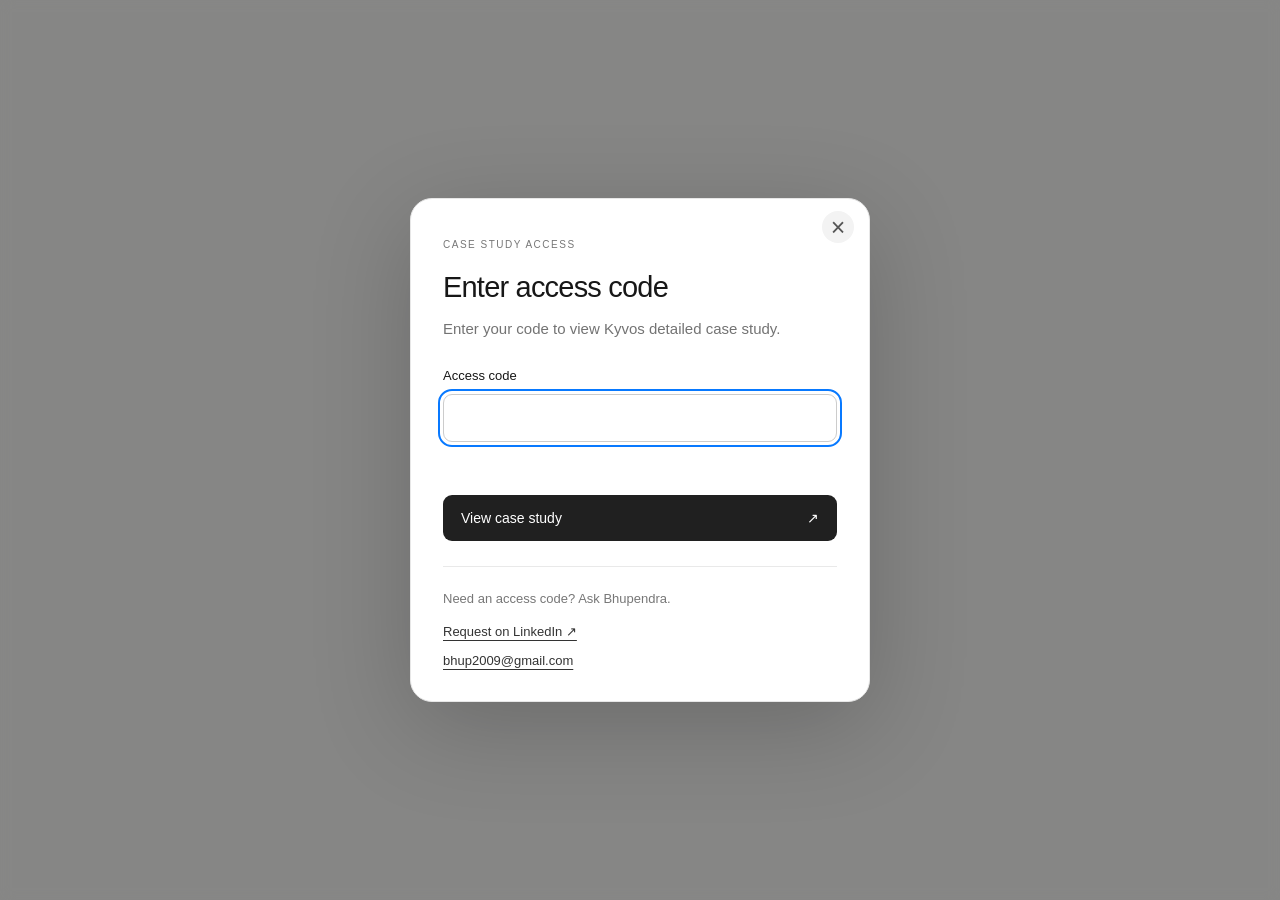
<file: projects-kyvos.html>
<!DOCTYPE html><html lang="en"><head><meta charset="utf-8"><meta name="viewport" content="width=device-width, initial-scale=1"><meta name="description" content="Kyvos enterprise UX, Semantic Layer storytelling and connected brand experience case study."><title>Kyvos — Connected Enterprise Brand Experience | Case Study</title><style>
:root{--text:#171717;--muted:#686868;--quiet:#999;--line:#e9e9e7;--orange:#ec6a31;--bg:#fff;--soft:#f7f7f5;--width:790px}*{box-sizing:border-box}html{scroll-behavior:smooth}body{margin:0;background:var(--bg);color:var(--text);font:16px/1.85 Inter,-apple-system,BlinkMacSystemFont,"Segoe UI",sans-serif;-webkit-font-smoothing:antialiased}a{color:inherit}.topbar{max-width:1360px;margin:auto;padding:32px 56px;display:flex;justify-content:space-between;align-items:center}.topbar .brand{font-size:16px;font-weight:760;letter-spacing:-.045em;text-decoration:none}.brand i{color:var(--orange);font-style:normal}.topbar .sub{font-size:11px;letter-spacing:.13em;text-transform:uppercase;color:var(--quiet);font-weight:650}.content{max-width:var(--width);width:calc(100% - 60px);margin:auto}.hero{padding:122px 0 110px}.eyebrow,.section-number,.section-type{font-size:11px;text-transform:uppercase;letter-spacing:.18em;font-weight:750;color:var(--orange)}h1,h2,h3{letter-spacing:-.055em;line-height:1.15}h1{font-size:clamp(48px,7vw,84px);font-weight:670;margin:26px 0 40px}h2{font-size:clamp(38px,4.8vw,60px);font-weight:670;margin:14px 0 46px}h3{font-size:clamp(24px,2.7vw,34px);font-weight:620;margin:54px 0 25px}.hero-description{font-size:clamp(19px,2.15vw,24px);line-height:1.68;color:#555;letter-spacing:-.02em;max-width:760px;margin-bottom:72px}.meta{display:grid;grid-template-columns:repeat(2,minmax(0,1fr));gap:25px 50px;border-top:1px solid var(--line);padding-top:34px}.meta div small{display:block;color:#999;text-transform:uppercase;letter-spacing:.12em;font-size:10px;font-weight:750;margin-bottom:8px}.meta div strong{display:block;font-weight:550;font-size:14px;line-height:1.55}.case-section{padding:150px 0 130px;border-top:1px solid var(--line);scroll-margin-top:35px}.section-header{display:flex;justify-content:space-between;align-items:center;margin-bottom:25px}.section-type{color:#aaa}.reading-content{max-width:740px}.reading-content>h3:first-child{font-size:clamp(26px,3.6vw,44px);margin:0 0 40px;max-width:740px}.reading-content p{color:#595959;margin:0 0 30px;max-width:680px}.reading-content strong{color:#202020;font-weight:700}.reading-content p:has(>strong:only-child){margin:32px 0 10px}.reading-content ul,.reading-content ol{padding-left:26px;margin:20px 0 42px;color:#555}.reading-content li{padding:4px 0 4px 5px}.reading-content li::marker{color:#aaa}.reading-content blockquote{margin:35px 0;padding:22px 32px;border-left:2px solid var(--orange);background:var(--soft)}.reading-content blockquote p{margin:0}.image-figure{margin:85px 0 0}.hero-media{margin:0 0 100px}.image-placeholder{position:relative;background:#f6f6f4;border:1px solid #e9e9e5;border-radius:9px;aspect-ratio:16/9;display:flex;align-items:center;justify-content:center;overflow:hidden;text-align:center;padding:22px}.image-placeholder:before{content:"";position:absolute;inset:0;background-image:radial-gradient(#cbcbc5 0.7px,transparent 0.7px);background-size:20px 20px;opacity:.25}.image-empty{position:relative;display:flex;flex-direction:column;gap:10px;align-items:center;max-width:420px}.image-empty svg{color:#9d9d98;margin-bottom:9px}.image-empty strong{font-size:15px;font-weight:650}.image-empty span{font-size:12px;color:#888}.image-empty code{font-size:11px;color:#9b9b95;margin-top:8px}.image-placeholder img{width:100%;height:100%;object-fit:contain;position:absolute;inset:0;background:#fff}figcaption{font-size:10px;letter-spacing:.13em;color:#777;font-weight:700;margin:13px 0;text-transform:uppercase;display:flex;justify-content:space-between;gap:15px}figcaption span{font-size:10px;font-weight:450;letter-spacing:0;text-transform:none;color:#999}.sidebar{position:fixed;left:max(25px,calc((100vw - 1360px)/2 + 5px));top:50%;transform:translateY(-50%);z-index:20;width:158px}.sidebar .label{font-size:10px;color:#a7a7a7;font-weight:700;letter-spacing:.2em;margin-bottom:25px;text-transform:uppercase}.sidebar nav{display:flex;flex-direction:column;gap:4px}.sidebar a{padding:7px 0;text-decoration:none;font-size:11px;line-height:1.4;color:#aaa;font-weight:550;display:flex;gap:12px;align-items:center;transition:color .2s ease}.sidebar a:hover,.sidebar a.active{color:#191919}.nav-number{font-size:10px;color:#b5b5b5;letter-spacing:.08em}.sidebar a.active .nav-number{color:var(--orange)}.scroll-meter{position:fixed;right:max(24px,calc((100vw - 1360px)/2 + 20px));top:50%;transform:translateY(-50%);display:flex;align-items:center;gap:12px;flex-direction:column;z-index:20}.meter-track{height:195px;width:2px;background:#e9e9e7;border-radius:4px;overflow:hidden}.meter-fill{height:0;background:var(--orange);width:100%}.meter-label{font-size:11px;color:#555;font-variant-numeric:tabular-nums;font-weight:700;writing-mode:vertical-rl}.meter-caption{font-size:9px;color:#aaa;writing-mode:vertical-rl;letter-spacing:.15em}.footer{background:#161616;color:#fff;padding:120px 0 65px}.footer h2{max-width:770px;margin:20px 0 26px}.footer p{color:#bbb}.footer a{display:inline-block;margin-top:30px;text-decoration:none;border-bottom:1px solid #aaa;font-size:13px}.footer .bottom{border-top:1px solid #444;margin-top:90px;padding-top:20px;color:#888;font-size:11px}.mobile-progress{display:none}
@media(max-width:1230px){.sidebar{left:21px;width:120px}.sidebar a{font-size:10px;gap:7px}.content{width:min(760px,calc(100% - 360px))}.scroll-meter{right:20px}}@media(max-width:940px){.sidebar{display:none}.content{width:min(760px,calc(100% - 92px))}.scroll-meter{right:17px}.topbar{padding:28px 42px}.hero{padding:95px 0 80px}.case-section{padding:100px 0}}@media(max-width:600px){.topbar{padding:20px 22px}.topbar .sub{font-size:9px}.content{width:calc(100% - 48px)}.hero{padding:75px 0 65px}.hero-description{margin-bottom:45px}.meta{grid-template-columns:1fr;gap:18px}.case-section{padding:80px 0}.reading-content>h3:first-child{margin-bottom:28px}.reading-content h3{margin-top:45px}.scroll-meter{right:8px}.meter-track{height:120px}.meter-caption{display:none}.image-placeholder{aspect-ratio:4/3}.image-figure{margin-top:55px}figcaption{flex-direction:column;gap:1px}.footer{padding:80px 0 40px}}@media(prefers-reduced-motion:reduce){html{scroll-behavior:auto}*{transition:none!important}}
 .case-logo{display:inline-block;margin-bottom:36px}.case-logo img{width:150px;height:auto}.case-links{display:flex;flex-wrap:wrap;gap:18px 28px;margin:-35px 0 48px;font-size:14px}.case-links a{text-underline-offset:5px}.hero{padding-top:85px}.reading-content{overflow-wrap:break-word}</style><script src="access-gate.js?v=20261103"></script></head><body id="top"><header class="topbar"><a class="brand" href="index.html">← Portfolio</a><span class="sub">Selected work · Kyvos Insights</span></header><aside class="sidebar" aria-label="Case study section navigation"><div class="label">Contents</div><nav><a href="#s01" data-nav="s01"><span class="nav-number">01</span>Overview</a><a href="#s02" data-nav="s02"><span class="nav-number">02</span>Challenges</a><a href="#s03" data-nav="s03"><span class="nav-number">03</span>Approach</a><a href="#s04" data-nav="s04"><span class="nav-number">04</span>Website UX</a><a href="#s05" data-nav="s05"><span class="nav-number">05</span>Semantic Layer</a><a href="#s06" data-nav="s06"><span class="nav-number">06</span>Brand System</a><a href="#s07" data-nav="s07"><span class="nav-number">07</span>Campaigns</a><a href="#s08" data-nav="s08"><span class="nav-number">08</span>Events</a><a href="#s09" data-nav="s09"><span class="nav-number">09</span>Leadership</a><a href="#s10" data-nav="s10"><span class="nav-number">10</span>Outcomes</a><a href="#s11" data-nav="s11"><span class="nav-number">11</span>Learnings</a><a href="#s12" data-nav="s12"><span class="nav-number">12</span>Reflection</a></nav></aside><aside class="scroll-meter" aria-label="Reading progress"><div class="meter-caption">SCROLL PROGRESS</div><div class="meter-track"><div class="meter-fill" id="progress-fill"></div></div><span class="meter-label" id="progress-number">0%</span></aside><main><div class="content"><header class="hero"><a class="case-logo" href="https://www.kyvosinsights.com/" target="_blank" rel="noopener noreferrer"><img src="assets-kyvos-logo.svg" width="150" height="44" alt="Kyvos"></a><div class="eyebrow">Enterprise UX & Brand Experience · Kyvos</div><h1>Designing a Connected Enterprise Brand Experience.</h1><p class="hero-description">How I brought UX strategy, brand systems, and visual communication together to create more consistent, discoverable, and engaging experiences across enterprise touchpoints.</p><div class="case-links"><a href="https://www.kyvosinsights.com/" target="_blank" rel="noopener noreferrer">Visit the live Kyvos website ↗</a><a href="#s04">Explore the design decisions ↓</a></div><div class="meta"><div><small>Company</small><strong>Kyvos Insights</strong></div><div><small>Industry</small><strong>Enterprise SaaS · Data Analytics · AI</strong></div><div><small>My Role</small><strong>UI/UX & Brand Experience Designer · Cross-functional Design Leadership</strong></div><div><small>Project Period</small><strong>Selected work across 2025–2026</strong></div><div><small>Project Scope</small><strong>Website UX, Design Systems, Brand Guidelines, Marketing Campaigns, Event Experience</strong></div></div></header><section id="s01" class="case-section" data-section><header class="section-header"><span class="section-number">01 / 12</span><span class="section-type">Project Overview</span></header><h2>Project Overview</h2><div class="reading-content"><h3>One product ecosystem. Multiple experiences. One consistent identity.</h3>
<p>Kyvos helps enterprises bring consistent business context, performance, and governance to analytics and AI through its Semantic Layer technology.</p>
<p>Communicating this value to enterprise buyers is challenging. The audience includes technical architects, data leaders, analytics teams, and senior business decision-makers, each approaching the product with different expectations.</p>
<p>My work focused on making that experience clearer and more consistent across the places people discover, evaluate, and engage with Kyvos.</p>
<p>I contributed to the website experience, Semantic Layer product communication, brand guidelines, marketing campaigns, event presentations, and reusable visual systems.</p>
<p>Rather than treating these as isolated design deliverables, I approached them as connected parts of a larger enterprise experience.</p>
<p><strong>The central design question:</strong></p>
<p>How might we make a complex enterprise AI and analytics offering easier to understand, navigate, recognize, and engage with across every customer touchpoint?</p>
</div></section><section id="s02" class="case-section" data-section><header class="section-header"><span class="section-number">02 / 12</span><span class="section-type">The Challenge</span></header><h2>The Challenge</h2><div class="reading-content"><h3>Enterprise technology is complex. Understanding its value shouldn't be.</h3>
<p>Kyvos communicates sophisticated technology, including Universal Semantic Layer architecture, AI analytics, large-scale data performance, and enterprise governance.</p>
<p>Across multiple channels, that creates several design challenges.</p>
<p><strong>Challenge 1 — Communicating technical complexity</strong></p>
<p>Enterprise concepts such as semantic models, consistent business metrics, AI grounding, and query performance require clear explanation.</p>
<p>The challenge was to communicate the product's business value without sacrificing technical credibility.</p>
<p><strong>Challenge 2 — Supporting website discovery</strong></p>
<p>A growing collection of product pages, technical resources, case studies, reports, and campaigns creates a need for predictable navigation and content hierarchy.</p>
<p>Users should be able to discover relevant information and identify the next appropriate action without unnecessary effort.</p>
<p><strong>Challenge 3 — Maintaining brand consistency</strong></p>
<p>Website components, marketing ads, presentations, whitepapers, and event materials are created for different channels and formats.</p>
<p>Without shared design principles, visual experiences can become inconsistent.</p>
<p><strong>Challenge 4 — Competing for attention</strong></p>
<p>LinkedIn advertisements and event displays have limited opportunities to communicate value.</p>
<p>Information needs to be immediately understandable, readable, and relevant to the audience.</p>
<p><strong>Challenge 5 — Scaling design execution</strong></p>
<p>Multiple product initiatives and campaigns were running in parallel, requiring coordination between design, marketing, product, content, engineering, leadership, and production vendors.</p>
<p>Consistency had to be maintained without slowing down delivery.</p>
</div></section><section id="s03" class="case-section" data-section><header class="section-header"><span class="section-number">03 / 12</span><span class="section-type">My Approach</span></header><h2>My Approach</h2><div class="reading-content"><h3>I treated brand consistency as a user experience problem.</h3>
<p>My working approach connected five design principles:</p>
<ol>
<li><strong>Clarity:</strong> Make complex information easier to understand.</li>
<li><strong>Discoverability:</strong> Help users find products, proof points, and resources.</li>
<li><strong>Consistency:</strong> Establish recognizable patterns across touchpoints.</li>
<li><strong>Reusability:</strong> Design components and rules that can be applied repeatedly.</li>
<li><strong>Execution quality:</strong> Ensure the final implementation preserves design intent.</li>
</ol>
<p>The objective was not simply to make Kyvos look more polished.</p>
<p>It was to make the experience more coherent for users, easier to maintain for teams, and better aligned with enterprise business communication.</p>
</div></section><section id="s04" class="case-section" data-section><header class="section-header"><span class="section-number">04 / 12</span><span class="section-type">Website UX &amp; Engagement</span></header><h2>Website UX &amp; Engagement</h2><div class="reading-content"><h3>From individual pages to a more connected discovery experience.</h3>
<p>The Kyvos website serves audiences at different stages of evaluation.</p>
<p>Some visitors are learning about the Semantic Layer. Others are comparing platforms, reviewing technical architecture, exploring customer outcomes, or considering a demo.</p>
<p>My website-related assignments included:</p>
<ul>
<li>Homepage and hero-section improvements</li>
<li>Navigation and responsive mega-menu designs</li>
<li>Universal Semantic Layer product pages</li>
<li>Kyvos Dialogs landing pages</li>
<li>Live Demo page design</li>
<li>Comparison page experiences</li>
<li>Customer Stories and Blog components</li>
<li>Resource page layouts</li>
<li>CTA variations and reusable promotional components</li>
<li>Benchmark and product storytelling sections</li>
<li>Desktop and mobile UI refinements</li>
</ul>
<h3>Design Decision 01 — Navigation should reflect user intent.</h3>
<p><strong>Problem</strong></p>
<p>As product capabilities and resource content expand, navigation must support multiple user journeys without forcing everyone through the same path.</p>
<p><strong>My approach</strong></p>
<p>I worked on the navigation and mega-menu experience with attention to category structure, visual hierarchy, content grouping, readability, and responsive behavior.</p>
<p>The goal was to help visitors distinguish between product capabilities, use cases, learning resources, and conversion opportunities.</p>
<p><strong>UX rationale</strong></p>
<p>Recognition is generally easier than recall. Clearly grouped information reduces the need for visitors to remember where content might be located.</p>
<p><strong>Intended experience</strong></p>
<p>Users can more quickly recognize relevant destinations and follow a logical exploration path.</p>
<h3>Design Decision 02 — CTAs need a clear purpose and hierarchy.</h3>
<p>Calls to action serve different stages of the customer journey.</p>
<p>A visitor exploring the technology may need documentation or a Buyer’s Guide, while someone actively evaluating Kyvos may be ready for a product demo.</p>
<p>I worked on reusable CTA and promotional patterns with attention to:</p>
<ul>
<li>Primary versus secondary visual hierarchy</li>
<li>Contrast and visibility</li>
<li>Placement within page content</li>
<li>Consistent interaction patterns</li>
<li>Alignment with surrounding messaging</li>
</ul>
<p>The design principle was simple:</p>
<p><strong>Make the next action clear without making every action compete for attention.</strong></p>
<h3>Design Decision 03 — Product pages should communicate value progressively.</h3>
<p>Technical product pages need to serve both scanning and detailed reading.</p>
<p>For Universal Semantic Layer, Dialogs, and related pages, my work emphasized information hierarchy, visual storytelling, architecture graphics, and structured content presentation.</p>
<p>The intended experience was to move from a clear value proposition to product capabilities, supporting explanations, proof points, and conversion opportunities.</p>
<p>This established a more coherent communication flow without requiring every visitor to engage with the same level of technical detail.</p>
</div></section><section id="s05" class="case-section" data-section><header class="section-header"><span class="section-number">05 / 12</span><span class="section-type">Simplifying Semantic Layer Communication</span></header><h2>Simplifying Semantic Layer Communication</h2><div class="reading-content"><h3>Translating technical architecture into understandable business value.</h3>
<p>One of the most significant parts of my Kyvos work was visual communication around the Universal Semantic Layer and its relationship with enterprise analytics and AI.</p>
<p>The challenge was that a Semantic Layer is an architectural concept, not a conventional physical product.</p>
<p>It needed to be understood by both technical and nontechnical audiences.</p>
<h3>My design approach</h3>
<p>I worked across product pages, technical visuals, architecture illustrations, reports, campaign creatives, and event communications.</p>
<p>The design approach emphasized a hierarchy of information:</p>
<p><strong>Business outcome → Product capability → Technical explanation → Supporting evidence</strong></p>
<p>For example, instead of relying on a dense architecture illustration as the first communication layer, a design could begin with a clear outcome and progressively explain the underlying technology.</p>
<h3>Key visual communication areas</h3>
<p><strong>Universal Semantic Layer</strong></p>
<p>Explaining how shared business definitions and semantic models connect analytics tools, data platforms, and AI consumers.</p>
<p><strong>Kyvos Dialogs</strong></p>
<p>Communicating conversational and agentic analytics through approachable product storytelling, with emphasis on natural-language interaction and enterprise data insights.</p>
<p><strong>AI accuracy and consistency</strong></p>
<p>Supporting stories about the importance of governed business context and reliable analytics.</p>
<p><strong>Performance and scalability</strong></p>
<p>Designing benchmark and report visuals to help audiences scan technical comparisons and identify significant findings.</p>
<h3>UX principle</h3>
<p><strong>Progressive disclosure</strong></p>
<p>Introduce the information users need first, then reveal deeper technical detail as their interest and evaluation needs develop.</p>
<p>This helped guide the visual structure of complex enterprise content across multiple formats.</p>
</div></section><section id="s06" class="case-section" data-section><header class="section-header"><span class="section-number">06 / 12</span><span class="section-type">Brand Guidelines &amp; Design Consistency</span></header><h2>Brand Guidelines &amp; Design Consistency</h2><div class="reading-content"><h3>A brand is more than its logo. It is a repeatable experience.</h3>
<p>Kyvos appears across websites, sales presentations, LinkedIn campaigns, technical reports, webinars, conference displays, and print materials.</p>
<p>Each channel has different design requirements, but the brand should remain recognizable.</p>
<p>My brand-system work involved developing and documenting design principles across:</p>
<p><strong>Visual foundation</strong></p>
<p>Color usage, typography hierarchy, spacing, composition, logo treatment, and contrast.</p>
<p><strong>Graphic language</strong></p>
<p>Technical architecture illustrations, iconography, visual metaphors, image treatment, and layout consistency.</p>
<p><strong>Digital design</strong></p>
<p>Website components, cards, CTA styles, responsive patterns, content hierarchy, and accessibility considerations.</p>
<p><strong>Marketing applications</strong></p>
<p>Social creatives, report covers, whitepapers, campaign banners, presentations, and supporting assets.</p>
<p><strong>Physical experience</strong></p>
<p>Event backdrops, exhibition booths, tabletop collateral, and large-format typography.</p>
<h3>My key design decision</h3>
<p>Rather than defining only how the brand should look, I focused on how design rules could support repeated decisions.</p>
<p>For example, consistent typography establishes information priority. Reusable components support faster production. Defined layout rules help protect visual coherence across different screen and print sizes.</p>
<p><strong>Design principle:</strong></p>
<p>Consistency should reduce decision-making effort for both the people using the experience and the teams producing it.</p>
</div></section><section id="s07" class="case-section" data-section><header class="section-header"><span class="section-number">07 / 12</span><span class="section-type">Marketing Campaign Experience</span></header><h2>Marketing Campaign Experience</h2><div class="reading-content"><h3>Designing for attention, comprehension, and action.</h3>
<p>LinkedIn creates a very different interaction environment from an enterprise website.</p>
<p>Users are scrolling, attention is fragmented, and a campaign often has only a brief opportunity to communicate value.</p>
<p>My work included Kyvos campaigns and assets relating to:</p>
<ul>
<li>The Semantic Layer Buyer’s Guide</li>
<li>Universal Semantic Layer</li>
<li>Enterprise AI and Semantic Layer messaging</li>
<li>AI analytics accuracy</li>
<li>Technical and educational whitepapers</li>
<li>Event promotion</li>
<li>Product-focused campaign variations</li>
</ul>
<h3>My approach to campaign design</h3>
<p><strong>1. Establish an immediate focal point</strong></p>
<p>The headline or central visual should communicate the subject before secondary content competes for attention.</p>
<p><strong>2. Prioritize mobile readability</strong></p>
<p>Text size, line breaks, contrast, and image composition need to remain effective at smaller display sizes.</p>
<p><strong>3. Connect the visual to the value proposition</strong></p>
<p>Technical illustrations should clarify the message, not exist as decoration.</p>
<p><strong>4. Preserve brand recognition</strong></p>
<p>Campaigns should remain visibly connected to Kyvos through consistent typography, color, and design language.</p>
<p><strong>5. Maintain an unmistakable conversion path</strong></p>
<p>The creative and CTA should direct interested users toward the next relevant action.</p>
<h3>A documented delivery outcome</h3>
<p>For the Semantic Layer Buyer’s Guide campaign, I developed multiple creative directions and copy-based variations.</p>
<p>The campaign went through stakeholder review, and the October 2026 submission received approval on the first round, with positive feedback.</p>
<p>This demonstrated effective alignment with the approved content, brand expectations, and campaign requirements.</p>
<p>It is evidence of design execution efficiency, rather than proof of higher CTR or conversions.</p>
</div></section><section id="s08" class="case-section" data-section><header class="section-header"><span class="section-number">08 / 12</span><span class="section-type">Enterprise Event Experience</span></header><h2>Enterprise Event Experience</h2><div class="reading-content"><h3>Designing beyond the screen.</h3>
<p>A conference booth is a different type of user interface.</p>
<p>Visitors approach from varying distances, move through the environment, and have only a short opportunity to understand the message.</p>
<p>My event-related design work included Gartner Data &amp; Analytics, Global Fintech Fest, ASUG-related assets, and other enterprise event materials.</p>
<p>Deliverables included exhibition backdrops, branded display surfaces, presentations, handouts, print assets, and event communications.</p>
<h3>My design approach</h3>
<p><strong>Distance-based information hierarchy</strong></p>
<p>The primary message needs to be recognizable from farther away. Secondary details can be positioned for closer reading.</p>
<p><strong>Visual hierarchy at physical scale</strong></p>
<p>Large-format design needs to consider typography size, contrast, viewing angles, monitor placement, and visual obstruction.</p>
<p><strong>Real-world production constraints</strong></p>
<p>I worked through artwork adjustments, print specifications, proportions, content placement, and vendor coordination to support production-ready designs.</p>
<p><strong>Consistent product storytelling</strong></p>
<p>The booth, supporting collateral, and event campaign materials needed to communicate a connected Kyvos identity.</p>
<h3>The broader UX lesson</h3>
<p>Experience design does not stop at the browser.</p>
<p>Physical environments also require decisions about attention, wayfinding, readability, cognitive effort, and user behavior.</p>
</div></section><section id="s09" class="case-section" data-section><header class="section-header"><span class="section-number">09 / 12</span><span class="section-type">Cross-Functional Design Leadership</span></header><h2>Cross-Functional Design Leadership</h2><div class="reading-content"><h3>Making good design work across teams.</h3>
<p>Kyvos assignments required collaboration with multiple business functions.</p>
<p>My work involved design reviews and delivery coordination with marketing leadership, content teams, product stakeholders, developers, event teams, and print vendors.</p>
<p>This included collaboration with Prashant Singh, Ravish, Dhvani Shah, Vatsala, other internal stakeholders, and production partners, depending on the project.</p>
<h3>How I contributed</h3>
<p><strong>Translating requirements</strong></p>
<p>Turning complex technical and marketing briefs into structured visual communication.</p>
<p><strong>Exploring directions</strong></p>
<p>Developing layout options, visual concepts, and reusable patterns to support stakeholder decisions.</p>
<p><strong>Managing feedback</strong></p>
<p>Incorporating review comments while preserving hierarchy, readability, and approved product messages.</p>
<p><strong>Ensuring implementation quality</strong></p>
<p>Coordinating with developers and vendors to address responsive layouts, visual details, production constraints, and final design QA.</p>
<p><strong>Maintaining consistency</strong></p>
<p>Applying shared brand and UX principles across parallel deliverables.</p>
<p>This work reinforced my understanding that design leadership is not only about producing the final artifact.</p>
<p>It is also about creating clarity between stakeholders, resolving design tradeoffs, and maintaining standards through execution.</p>
</div></section><section id="s10" class="case-section" data-section><header class="section-header"><span class="section-number">10 / 12</span><span class="section-type">Outcomes &amp; Evidence</span></header><h2>Outcomes &amp; Evidence</h2><div class="reading-content"><h3>Improvements in design quality, clarity, and delivery consistency.</h3>
<p>The documented project work demonstrates several contribution-level outcomes.</p>
<p><strong>A more structured website experience</strong></p>
<p>Delivered navigation, page, CTA, and reusable component work intended to improve content discovery and guide product evaluation journeys.</p>
<p><strong>Clearer Semantic Layer storytelling</strong></p>
<p>Created and refined product communication across web pages, technical diagrams, reports, and campaigns.</p>
<p><strong>A more consistent visual language</strong></p>
<p>Worked on brand guidelines and repeatable design patterns across digital, print, presentation, and event touchpoints.</p>
<p><strong>More systematic marketing execution</strong></p>
<p>Delivered campaign variants, mobile-conscious layouts, and first-round-approved Buyer’s Guide advertising creatives.</p>
<p><strong>Production-ready event communication</strong></p>
<p>Translated digital visual principles into large-format displays and collateral while resolving practical production requirements.</p>
<p><strong>Cross-functional execution</strong></p>
<p>Supported parallel design workstreams through stakeholder reviews, engineering coordination, and vendor communication.</p>
<h3>Measurement status</h3>
<p>Website engagement uplift, session behavior changes, CTA conversion uplift, and marketing CTR improvements have not been independently established from the available project records.</p>
<p>The contribution claims above are based on documented work and feedback, not invented analytics.</p>
<p>Future evidence could include GA4 journey metrics, Microsoft Clarity or Hotjar findings, campaign analytics, and confirmed before/after comparisons.</p>
</div></section><section id="s11" class="case-section" data-section><header class="section-header"><span class="section-number">11 / 12</span><span class="section-type">What I Learned</span></header><h2>What I Learned</h2><div class="reading-content"><h3>Design consistency is a business capability.</h3>
<p>Working across Kyvos showed me that enterprise design operates as an interconnected system.</p>
<p>A product message developed for the website should remain understandable in a campaign.</p>
<p>A brand guideline should influence actual component decisions.</p>
<p>An event experience should reinforce the same product story that users encounter online.</p>
<p>And a technically accurate message is only effective when its intended audience can understand it.</p>
<p>The project strengthened my approach in three areas:</p>
<p><strong>Systems over isolated screens</strong></p>
<p>Designing repeatable patterns is more valuable than repeatedly solving the same problem in different formats.</p>
<p><strong>Clarity over decoration</strong></p>
<p>Enterprise audiences need useful, credible information. Visual polish supports that purpose, but cannot replace it.</p>
<p><strong>Leadership through alignment</strong></p>
<p>Good design outcomes depend on coordinating business goals, user needs, technical accuracy, and execution quality.</p>
</div></section><section id="s12" class="case-section" data-section><header class="section-header"><span class="section-number">12 / 12</span><span class="section-type">Closing Reflection</span></header><h2>Closing Reflection</h2><div class="reading-content"><h3>One brand. Multiple touchpoints. A more connected experience.</h3>
<p>My Kyvos work brought together website UX, Semantic Layer product storytelling, brand systems, marketing creatives, and event design.</p>
<p>The common thread was a focus on improving how enterprise audiences understand, navigate, and experience complex technology.</p>
<p>It reflects how I approach design today: not simply as interface production, but as a combination of user experience strategy, visual communication, reusable systems, and cross-functional leadership.</p>
<p><strong>Great enterprise experiences are built when clarity, consistency, and execution work together.</strong></p>
</div></section></div></main><footer class="footer"><div class="content"><div class="eyebrow">Reflection / End</div><h2>One brand. Multiple touchpoints. A more connected experience.</h2><p>Great enterprise experiences are built when clarity, consistency, and execution work together.</p><a href="#top">Back to top ↑</a><div class="bottom">© 2026 · Selected portfolio work</div></div></footer><script>
for(const box of document.querySelectorAll('[data-image]')){const image=new Image();image.alt=box.querySelector('strong')?.textContent||'Project image';image.onload=()=>box.append(image);image.src='images/'+box.dataset.image;}
const fill=document.getElementById('progress-fill'),number=document.getElementById('progress-number'),links=[...document.querySelectorAll('.sidebar a')],sections=[...document.querySelectorAll('[data-section]')];let queued=false;function update(){const max=Math.max(1,document.documentElement.scrollHeight-innerHeight),progress=Math.min(100,Math.max(0,Math.round(scrollY/max*100)));fill.style.height=progress+'%';number.textContent=progress+'%';let active=sections[0]?.id;for(const section of sections){if(section.getBoundingClientRect().top<innerHeight*.48)active=section.id}for(const link of links){const selected=link.getAttribute('href')==='#'+active;link.classList.toggle('active',selected);if(selected)link.setAttribute('aria-current','location');else link.removeAttribute('aria-current')}queued=false}function onScroll(){if(!queued){queued=true;requestAnimationFrame(update)}}addEventListener('scroll',onScroll,{passive:true});addEventListener('resize',onScroll,{passive:true});addEventListener('load',update);update();
</script></body></html>
</file>
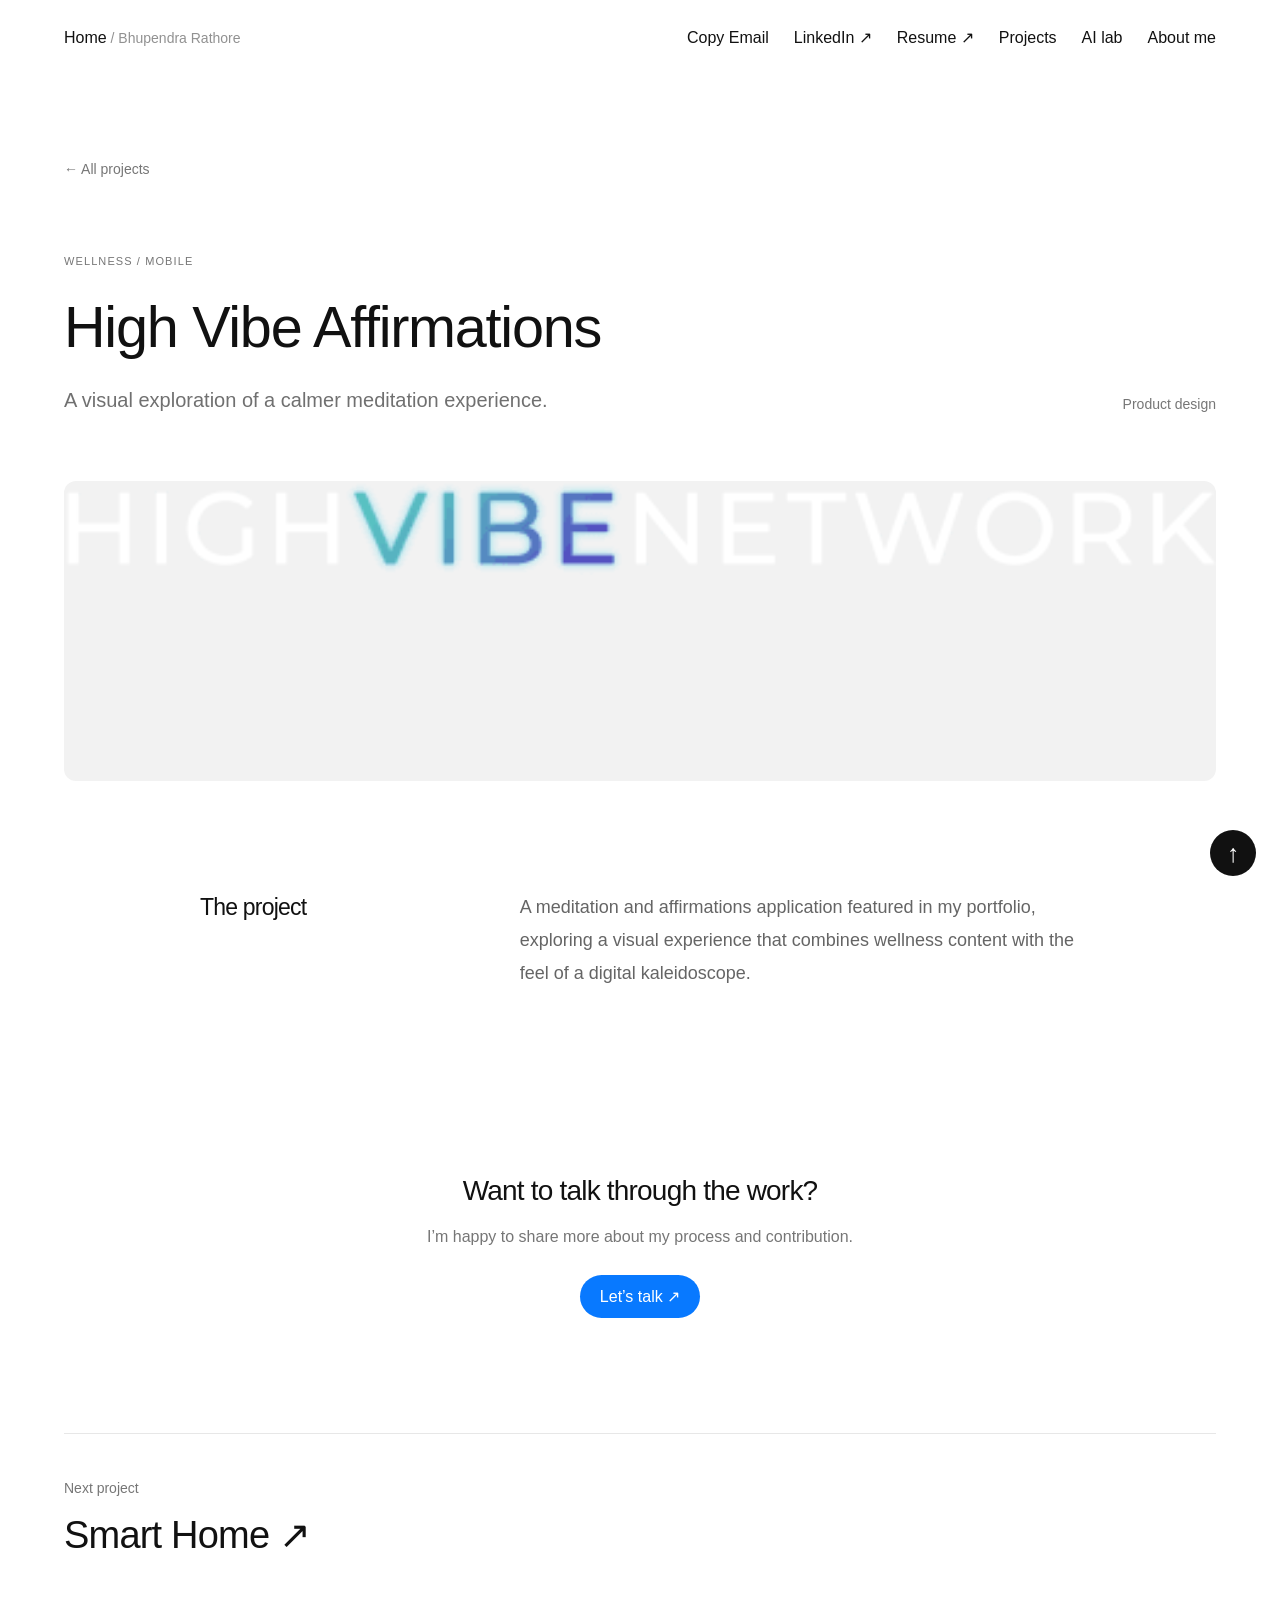
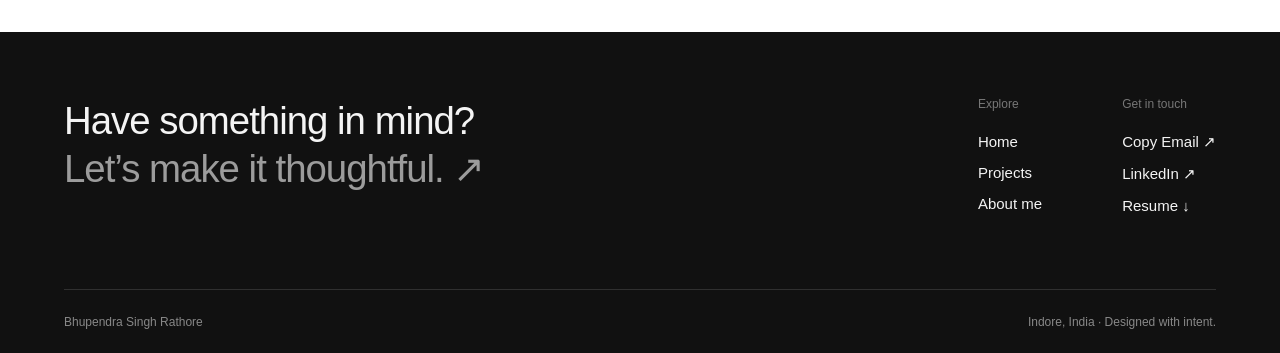
<file: projects-meditation.html>
<!doctype html><html lang="en"><head><meta charset="utf-8"><meta name="viewport" content="width=device-width, initial-scale=1"><title>High Vibe Affirmations — Bhupendra Singh Rathore</title><meta name="description" content="Senior UI/UX and product designer based in Indore, India. Enterprise SaaS, AI-powered products, and thoughtful digital experiences."><meta name="theme-color" content="#ffffff"><link rel="icon" href="favicon.svg" type="image/svg+xml"><link rel="stylesheet" href="local.css"><script src="local.js" defer></script><script src="access-gate.js?v=20261103"></script></head>
    <body><a class="skip-link" href="#main">Skip to content</a><header class="site-header"><a href="index.html" aria-label="Bhupendra Rathore home">Home<span class="nav-name"> / Bhupendra Rathore</span></a><nav aria-label="Main navigation"><button class="nav-email" data-copy-email>Copy Email</button><a class="desktop-link" href="https://www.linkedin.com/in/bhupendra-rathore-b4b64588/" target="_blank" rel="noopener noreferrer">LinkedIn ↗</a><a class="desktop-link" href="Bhupendra_Rathore_Resume.pdf" target="_blank">Resume ↗</a><a href="index.html#case-studies">Projects</a><a href="index.html#ai-lab">AI lab</a><a href="about-me.html">About me</a></nav></header>
    <main id="main"><div class="project-page"><section class="project-heading"><a class="back-link" href="index.html#case-studies">← All projects</a><div class="project-heading-row"><div><span class="eyebrow">WELLNESS / MOBILE</span><h1>High Vibe Affirmations</h1><p>A visual exploration of a calmer meditation experience.</p></div><span class="project-type">Product design</span></div></section><div class="project-cover"><img src="assets-meditation.png" alt="High Vibe Affirmations meditation application interface designs" fetchpriority=high width="1440" height="1000"></div><div class="project-details"><section class="project-section"><h2>The project</h2><p>A meditation and affirmations application featured in my portfolio, exploring a visual experience that combines wellness content with the feel of a digital kaleidoscope.</p></section></div><section class="project-contact"><h2>Want to talk through the work?</h2><p>I’m happy to share more about my process and contribution.</p><a class="pill primary" href="mailto:bhup2009@gmail.com">Let’s talk ↗</a></section><a class="next-project" href="projects-smart-home.html"><span>Next project</span><h2>Smart Home ↗</h2></a></div></main><footer><div class="footer-top"><p>Have something in mind?<br><a href="mailto:bhup2009@gmail.com">Let’s make it thoughtful. ↗</a></p><div class="footer-links"><div><span>Explore</span><a href="index.html">Home</a><a href="index.html#case-studies">Projects</a><a href="about-me.html">About me</a></div><div><span>Get in touch</span><button data-copy-email>Copy Email ↗</button><a href="https://www.linkedin.com/in/bhupendra-rathore-b4b64588/" target="_blank" rel="noopener noreferrer">LinkedIn ↗</a><a href="Bhupendra_Rathore_Resume.pdf" target="_blank">Resume ↓</a></div></div></div><div class="footer-bottom"><span>Bhupendra Singh Rathore</span><span>Indore, India · Designed with intent.</span></div></footer><button class="back-top" aria-label="Scroll to top">↑</button><div id="toast" class="toast" role="status" aria-live="polite"></div></body></html>
</file>
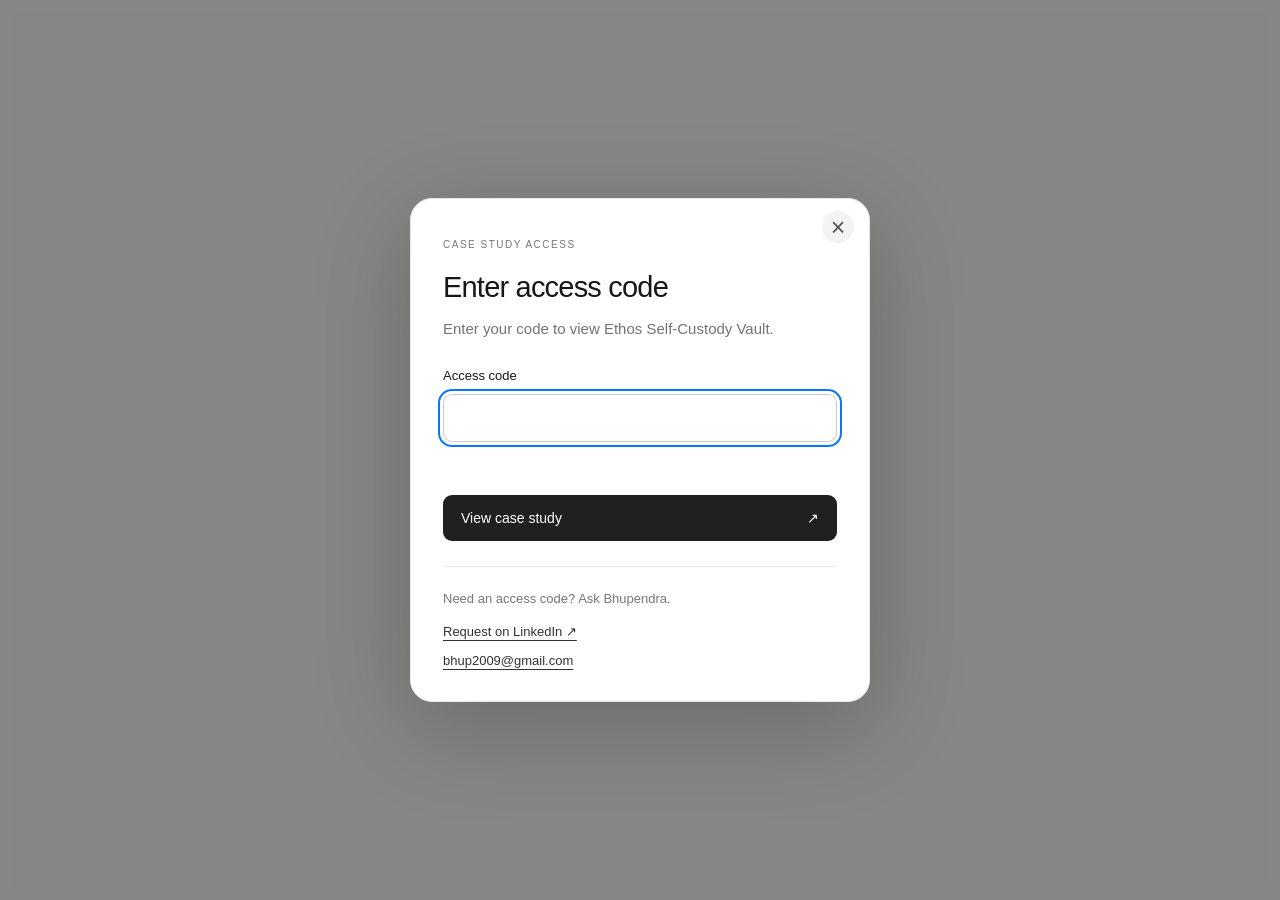
<file: projects-self-custody-vault.html>
<!doctype html><html lang="en"><head><meta charset="utf-8"><meta name="viewport" content="width=device-width, initial-scale=1"><title>Ethos Self-Custody Vault — Bhupendra Singh Rathore</title><meta name="description" content="Senior UI/UX and product designer based in Indore, India. Enterprise SaaS, AI-powered products, and thoughtful digital experiences."><meta name="theme-color" content="#ffffff"><link rel="icon" href="favicon.svg" type="image/svg+xml"><link rel="stylesheet" href="local.css"><script src="local.js" defer></script><script src="access-gate.js?v=20261103"></script></head>
    <body><a class="skip-link" href="#main">Skip to content</a><header class="site-header"><a href="index.html" aria-label="Bhupendra Rathore home">Home<span class="nav-name"> / Bhupendra Rathore</span></a><nav aria-label="Main navigation"><button class="nav-email" data-copy-email>Copy Email</button><a class="desktop-link" href="https://www.linkedin.com/in/bhupendra-rathore-b4b64588/" target="_blank" rel="noopener noreferrer">LinkedIn ↗</a><a class="desktop-link" href="Bhupendra_Rathore_Resume.pdf" target="_blank">Resume ↗</a><a href="index.html#case-studies">Projects</a><a href="index.html#ai-lab">AI lab</a><a href="about-me.html">About me</a></nav></header>
    <main id="main"><div class="project-page"><section class="project-heading"><a class="back-link" href="index.html#case-studies">← All projects</a><div class="project-heading-row"><div><span class="eyebrow">FINTECH / WEB3</span><h1>Ethos Self-Custody Vault</h1><p>A self-custody wallet for storing and managing crypto assets, designed to make a complex financial experience feel simpler and more approachable. Ethos is a wallet, rather than an exchange or protocol.</p></div><span class="project-type">Product design</span></div></section><div class="project-cover"><img src="assets-wallet.png" alt="Self-Custody Vault crypto wallet interface designs from Bhupendra’s portfolio" fetchpriority=high width="1440" height="1000"></div><div class="project-details"><section class="project-section"><h2>The challenge</h2><p>Complex interfaces created a daunting entry point for people new to crypto. Concerns about hacking and fraud weakened trust, while inefficient portfolio tools made it harder to track and understand holdings. The challenge was to address interface complexity, confidence, and asset management together.</p></section><section class="project-section"><h2>The design strategy</h2><p>A user-focused platform needed to serve newcomers as well as experienced users. The direction paired simpler interactions with clearer portfolio management, helping people navigate the product and understand their crypto holdings.</p></section><section class="project-section"><h2>Security &amp; confidence</h2><p>The published solution describes two-factor authentication and encryption alongside educational content. These elements support a more informed experience and address the sense of vulnerability that can accompany managing crypto assets.</p></section><section class="project-section"><h2>Portfolio management</h2><p>The case study describes tools for tracking and analyzing assets with real-time insights. Support for a diverse range of assets and applications was part of the broader product direction.</p></section><section class="project-section"><h2>The result</h2><p>The reported design response is a more accessible, user-friendly experience: simpler entry into the product, clearer asset information, and educational support. The original case study reports improvements in onboarding, retention, and time spent on the website, shown below.</p></section></div><section class="study-results"><span class="eyebrow">REPORTED OUTCOMES</span><h2>Making the experience clearer.<br>Making the impact visible.</h2><div class="metric-grid"><div><strong>35%</strong><span>Improved onboarding process</span></div><div><strong>55%</strong><span>Increase in user retention</span></div><div><strong>84%</strong><span>Increase in time spent on website</span></div></div><p class="metric-source">Figures reported in the <a href="https://prodesigner.framer.ai/project/budget-planner-finance-app" target="_blank" rel="noopener noreferrer">original case study ↗</a>.</p></section><section class="study-process"><div><span class="eyebrow">THE DESIGN PROCESS</span><h2>From understanding<br>to a considered experience.</h2><p>User interviews, surveys, and in-app analytics informed an understanding of pain points and user needs. Competitor apps and industry trends provided additional context for the design direction.</p></div><ol><li><span>01</span><h3>Research &amp; Analysis</h3></li><li><span>02</span><h3>Information Architecture</h3></li><li><span>03</span><h3>Wireframing &amp; Prototyping</h3></li><li><span>04</span><h3>Usability Testing</h3></li><li><span>05</span><h3>Visual Design &amp; Style Guide</h3></li></ol></section><section class="case-gallery"><div class="section-heading"><h2>Inside the work</h2><a href="https://prodesigner.framer.ai/project/budget-planner-finance-app" target="_blank" rel="noopener noreferrer">Original case study ↗</a></div><figure><img src="assets-ethos-board-1.png" alt="Ethos · design exploration" loading="lazy"><figcaption>Ethos · design exploration</figcaption></figure><figure><img src="assets-ethos-board-2.png" alt="Ethos · product experience" loading="lazy"><figcaption>Ethos · product experience</figcaption></figure><figure><img src="assets-ethos-board-3.png" alt="Ethos · interface details" loading="lazy"><figcaption>Ethos · interface details</figcaption></figure><figure><img src="assets-ethos-board-4.png" alt="Ethos · screen designs" loading="lazy"><figcaption>Ethos · screen designs</figcaption></figure><figure><img src="assets-ethos-board-5.png" alt="Ethos · extended case study" loading="lazy"><figcaption>Ethos · extended case study</figcaption></figure></section><section class="project-contact"><h2>Want to talk through the work?</h2><p>I’m happy to share more about my process and contribution.</p><a class="pill primary" href="mailto:bhup2009@gmail.com">Let’s talk ↗</a></section><a class="next-project" href="projects-alfred.html"><span>Next project</span><h2>Alfred Copy Trading App ↗</h2></a></div></main><footer><div class="footer-top"><p>Have something in mind?<br><a href="mailto:bhup2009@gmail.com">Let’s make it thoughtful. ↗</a></p><div class="footer-links"><div><span>Explore</span><a href="index.html">Home</a><a href="index.html#case-studies">Projects</a><a href="about-me.html">About me</a></div><div><span>Get in touch</span><button data-copy-email>Copy Email ↗</button><a href="https://www.linkedin.com/in/bhupendra-rathore-b4b64588/" target="_blank" rel="noopener noreferrer">LinkedIn ↗</a><a href="Bhupendra_Rathore_Resume.pdf" target="_blank">Resume ↓</a></div></div></div><div class="footer-bottom"><span>Bhupendra Singh Rathore</span><span>Indore, India · Designed with intent.</span></div></footer><button class="back-top" aria-label="Scroll to top">↑</button><div id="toast" class="toast" role="status" aria-live="polite"></div></body></html>
</file>
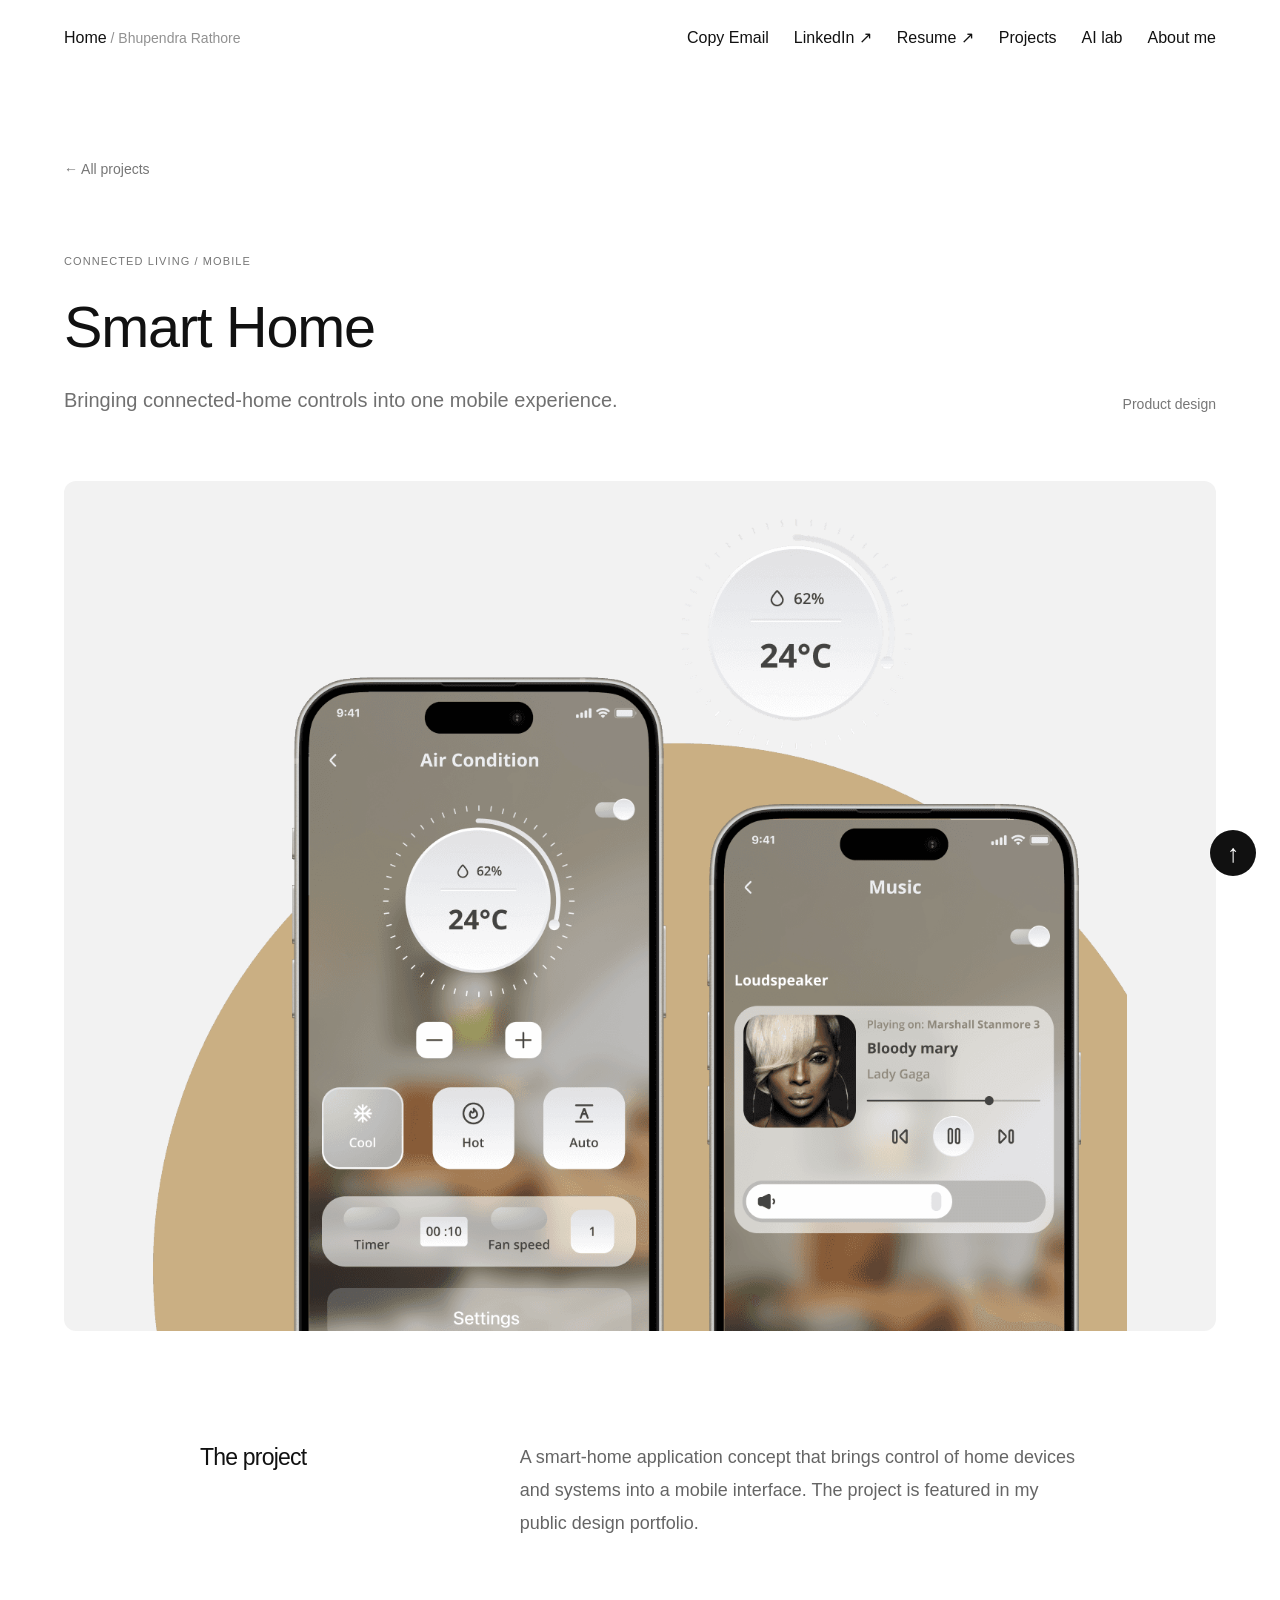
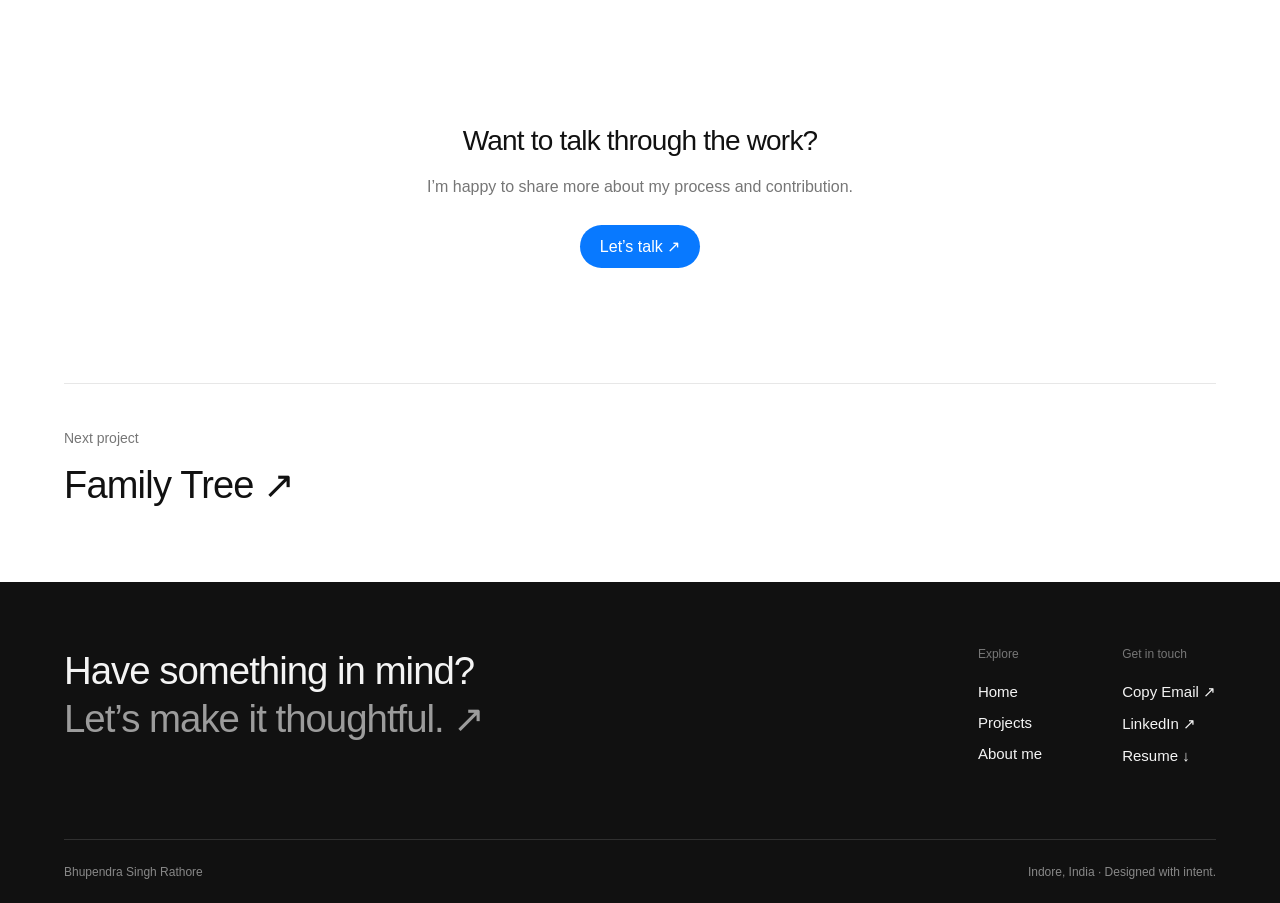
<file: projects-smart-home.html>
<!doctype html><html lang="en"><head><meta charset="utf-8"><meta name="viewport" content="width=device-width, initial-scale=1"><title>Smart Home — Bhupendra Singh Rathore</title><meta name="description" content="Senior UI/UX and product designer based in Indore, India. Enterprise SaaS, AI-powered products, and thoughtful digital experiences."><meta name="theme-color" content="#ffffff"><link rel="icon" href="favicon.svg" type="image/svg+xml"><link rel="stylesheet" href="local.css"><script src="local.js" defer></script><script src="access-gate.js?v=20261103"></script></head>
    <body><a class="skip-link" href="#main">Skip to content</a><header class="site-header"><a href="index.html" aria-label="Bhupendra Rathore home">Home<span class="nav-name"> / Bhupendra Rathore</span></a><nav aria-label="Main navigation"><button class="nav-email" data-copy-email>Copy Email</button><a class="desktop-link" href="https://www.linkedin.com/in/bhupendra-rathore-b4b64588/" target="_blank" rel="noopener noreferrer">LinkedIn ↗</a><a class="desktop-link" href="Bhupendra_Rathore_Resume.pdf" target="_blank">Resume ↗</a><a href="index.html#case-studies">Projects</a><a href="index.html#ai-lab">AI lab</a><a href="about-me.html">About me</a></nav></header>
    <main id="main"><div class="project-page"><section class="project-heading"><a class="back-link" href="index.html#case-studies">← All projects</a><div class="project-heading-row"><div><span class="eyebrow">CONNECTED LIVING / MOBILE</span><h1>Smart Home</h1><p>Bringing connected-home controls into one mobile experience.</p></div><span class="project-type">Product design</span></div></section><div class="project-cover"><img src="assets-smart-home.png" alt="Smart Home application interface designs from Bhupendra’s portfolio" fetchpriority=high width="1440" height="1000"></div><div class="project-details"><section class="project-section"><h2>The project</h2><p>A smart-home application concept that brings control of home devices and systems into a mobile interface. The project is featured in my public design portfolio.</p></section></div><section class="project-contact"><h2>Want to talk through the work?</h2><p>I’m happy to share more about my process and contribution.</p><a class="pill primary" href="mailto:bhup2009@gmail.com">Let’s talk ↗</a></section><a class="next-project" href="projects-family-tree.html"><span>Next project</span><h2>Family Tree ↗</h2></a></div></main><footer><div class="footer-top"><p>Have something in mind?<br><a href="mailto:bhup2009@gmail.com">Let’s make it thoughtful. ↗</a></p><div class="footer-links"><div><span>Explore</span><a href="index.html">Home</a><a href="index.html#case-studies">Projects</a><a href="about-me.html">About me</a></div><div><span>Get in touch</span><button data-copy-email>Copy Email ↗</button><a href="https://www.linkedin.com/in/bhupendra-rathore-b4b64588/" target="_blank" rel="noopener noreferrer">LinkedIn ↗</a><a href="Bhupendra_Rathore_Resume.pdf" target="_blank">Resume ↓</a></div></div></div><div class="footer-bottom"><span>Bhupendra Singh Rathore</span><span>Indore, India · Designed with intent.</span></div></footer><button class="back-top" aria-label="Scroll to top">↑</button><div id="toast" class="toast" role="status" aria-live="polite"></div></body></html>
</file>
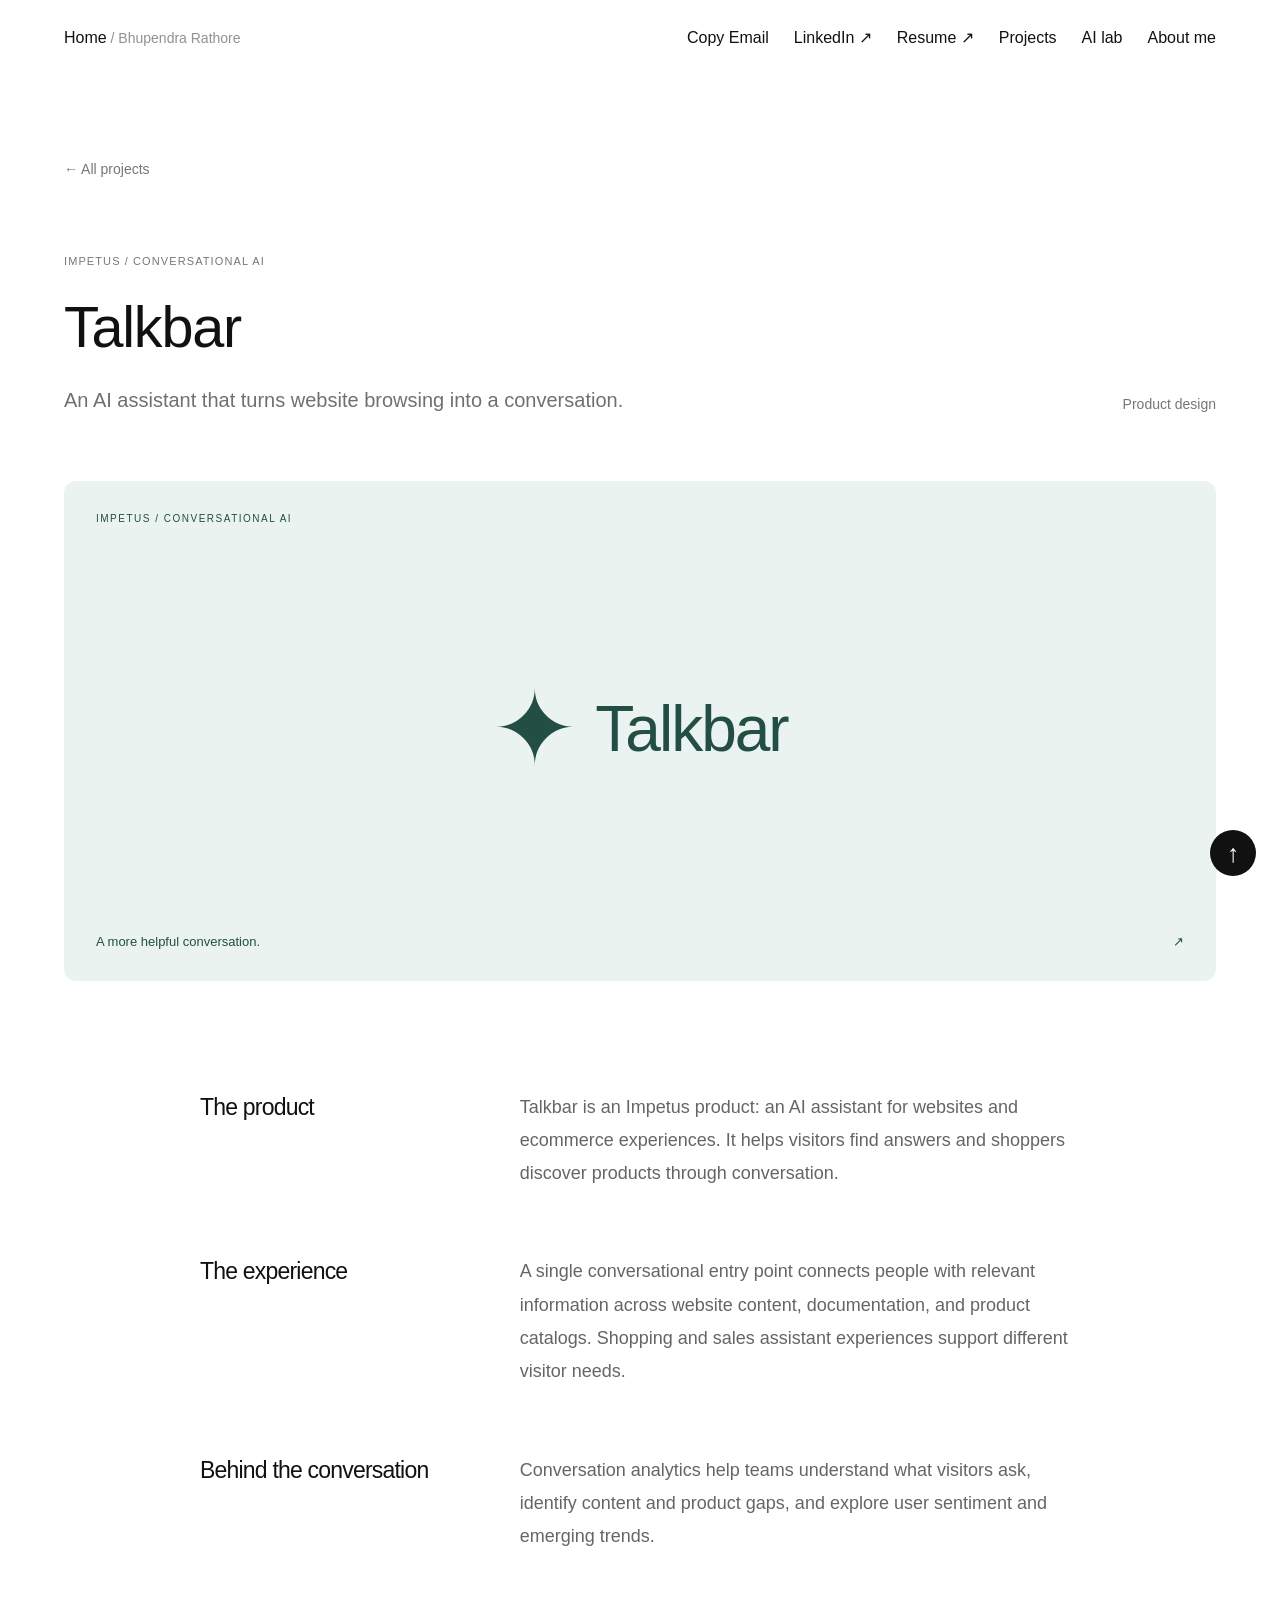
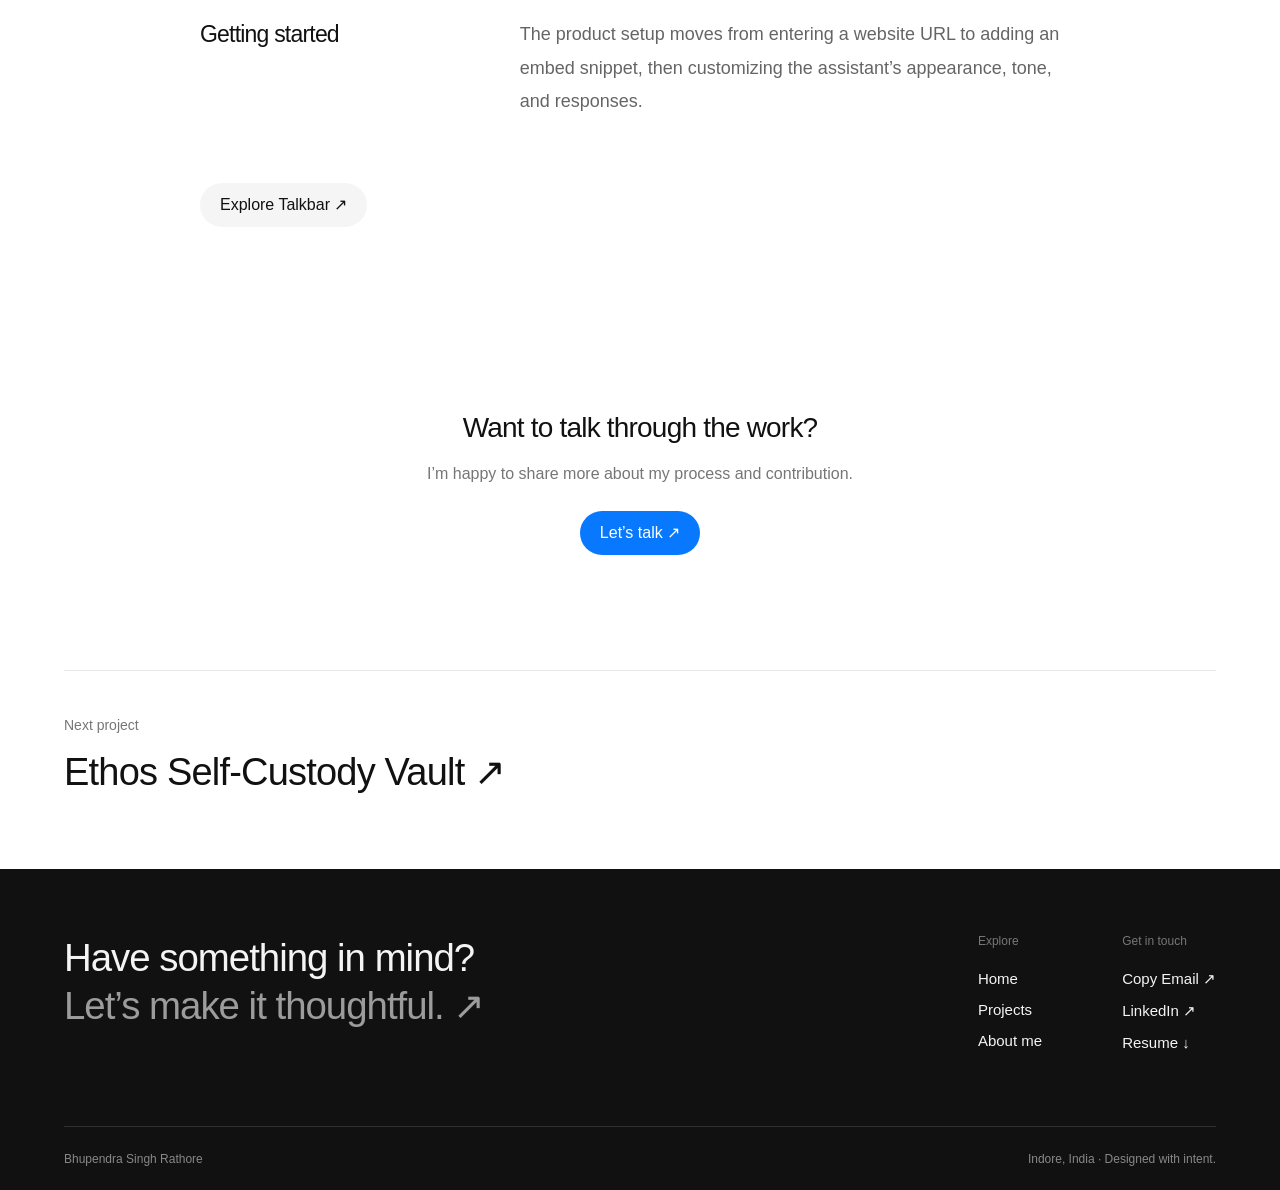
<file: projects-talkbar.html>
<!doctype html><html lang="en"><head><meta charset="utf-8"><meta name="viewport" content="width=device-width, initial-scale=1"><title>Talkbar — Bhupendra Singh Rathore</title><meta name="description" content="Senior UI/UX and product designer based in Indore, India. Enterprise SaaS, AI-powered products, and thoughtful digital experiences."><meta name="theme-color" content="#ffffff"><link rel="icon" href="favicon.svg" type="image/svg+xml"><link rel="stylesheet" href="local.css"><script src="local.js" defer></script><script src="access-gate.js?v=20261103"></script></head>
    <body><a class="skip-link" href="#main">Skip to content</a><header class="site-header"><a href="index.html" aria-label="Bhupendra Rathore home">Home<span class="nav-name"> / Bhupendra Rathore</span></a><nav aria-label="Main navigation"><button class="nav-email" data-copy-email>Copy Email</button><a class="desktop-link" href="https://www.linkedin.com/in/bhupendra-rathore-b4b64588/" target="_blank" rel="noopener noreferrer">LinkedIn ↗</a><a class="desktop-link" href="Bhupendra_Rathore_Resume.pdf" target="_blank">Resume ↗</a><a href="index.html#case-studies">Projects</a><a href="index.html#ai-lab">AI lab</a><a href="about-me.html">About me</a></nav></header>
    <main id="main"><div class="project-page"><section class="project-heading"><a class="back-link" href="index.html#case-studies">← All projects</a><div class="project-heading-row"><div><span class="eyebrow">IMPETUS / CONVERSATIONAL AI</span><h1>Talkbar</h1><p>An AI assistant that turns website browsing into a conversation.</p></div><span class="project-type">Product design</span></div></section><div class="project-cover"><div class="type-art talkbar"><span class="art-eyebrow">IMPETUS / CONVERSATIONAL AI</span><div class="art-center"><span class="art-mark" aria-hidden="true">✦</span><span>Talkbar</span></div><span class="art-bottom">A more helpful conversation.<span aria-hidden="true">↗</span></span></div></div><div class="project-details"><section class="project-section"><h2>The product</h2><p>Talkbar is an Impetus product: an AI assistant for websites and ecommerce experiences. It helps visitors find answers and shoppers discover products through conversation.</p></section><section class="project-section"><h2>The experience</h2><p>A single conversational entry point connects people with relevant information across website content, documentation, and product catalogs. Shopping and sales assistant experiences support different visitor needs.</p></section><section class="project-section"><h2>Behind the conversation</h2><p>Conversation analytics help teams understand what visitors ask, identify content and product gaps, and explore user sentiment and emerging trends.</p></section><section class="project-section"><h2>Getting started</h2><p>The product setup moves from entering a website URL to adding an embed snippet, then customizing the assistant’s appearance, tone, and responses.</p></section><a class="pill" href="https://talkbar.ai/" target="_blank" rel="noopener noreferrer">Explore Talkbar ↗</a></div><section class="project-contact"><h2>Want to talk through the work?</h2><p>I’m happy to share more about my process and contribution.</p><a class="pill primary" href="mailto:bhup2009@gmail.com">Let’s talk ↗</a></section><a class="next-project" href="projects-self-custody-vault.html"><span>Next project</span><h2>Ethos Self-Custody Vault ↗</h2></a></div></main><footer><div class="footer-top"><p>Have something in mind?<br><a href="mailto:bhup2009@gmail.com">Let’s make it thoughtful. ↗</a></p><div class="footer-links"><div><span>Explore</span><a href="index.html">Home</a><a href="index.html#case-studies">Projects</a><a href="about-me.html">About me</a></div><div><span>Get in touch</span><button data-copy-email>Copy Email ↗</button><a href="https://www.linkedin.com/in/bhupendra-rathore-b4b64588/" target="_blank" rel="noopener noreferrer">LinkedIn ↗</a><a href="Bhupendra_Rathore_Resume.pdf" target="_blank">Resume ↓</a></div></div></div><div class="footer-bottom"><span>Bhupendra Singh Rathore</span><span>Indore, India · Designed with intent.</span></div></footer><button class="back-top" aria-label="Scroll to top">↑</button><div id="toast" class="toast" role="status" aria-live="polite"></div></body></html>
</file>
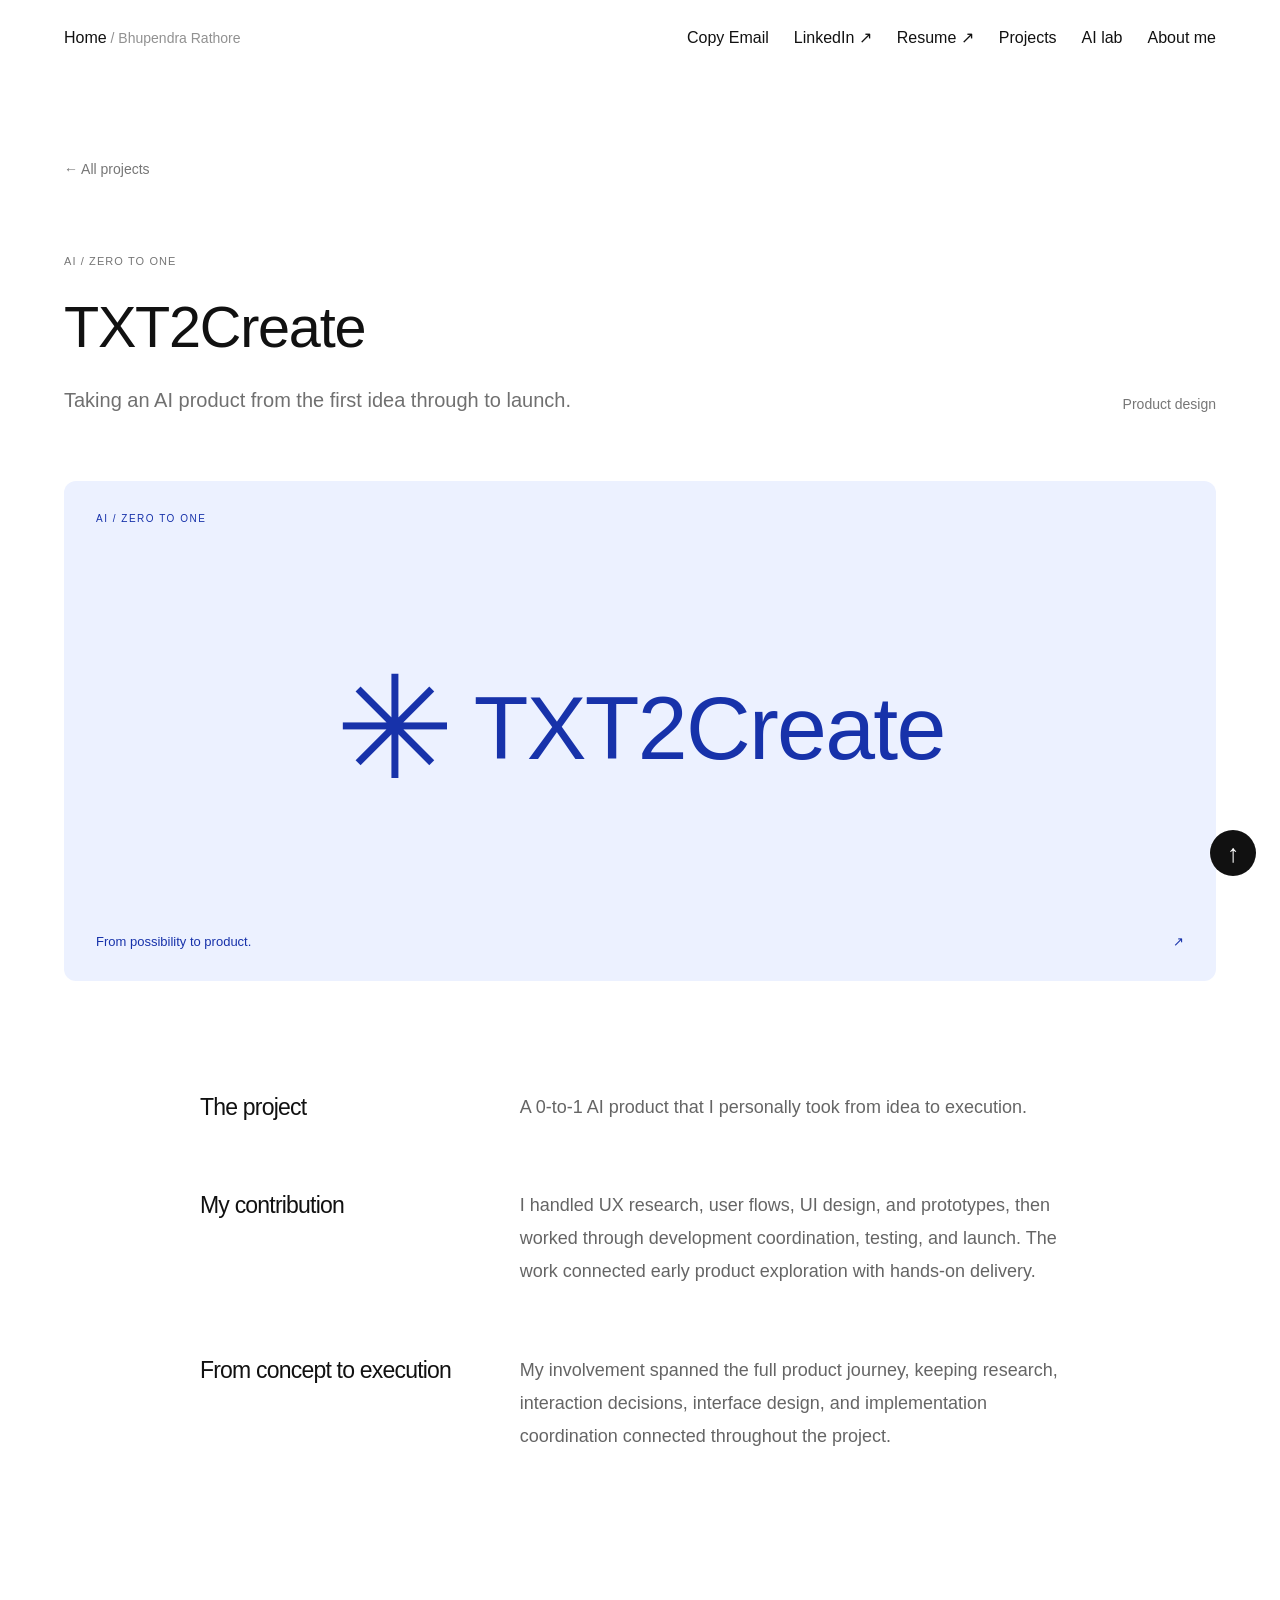
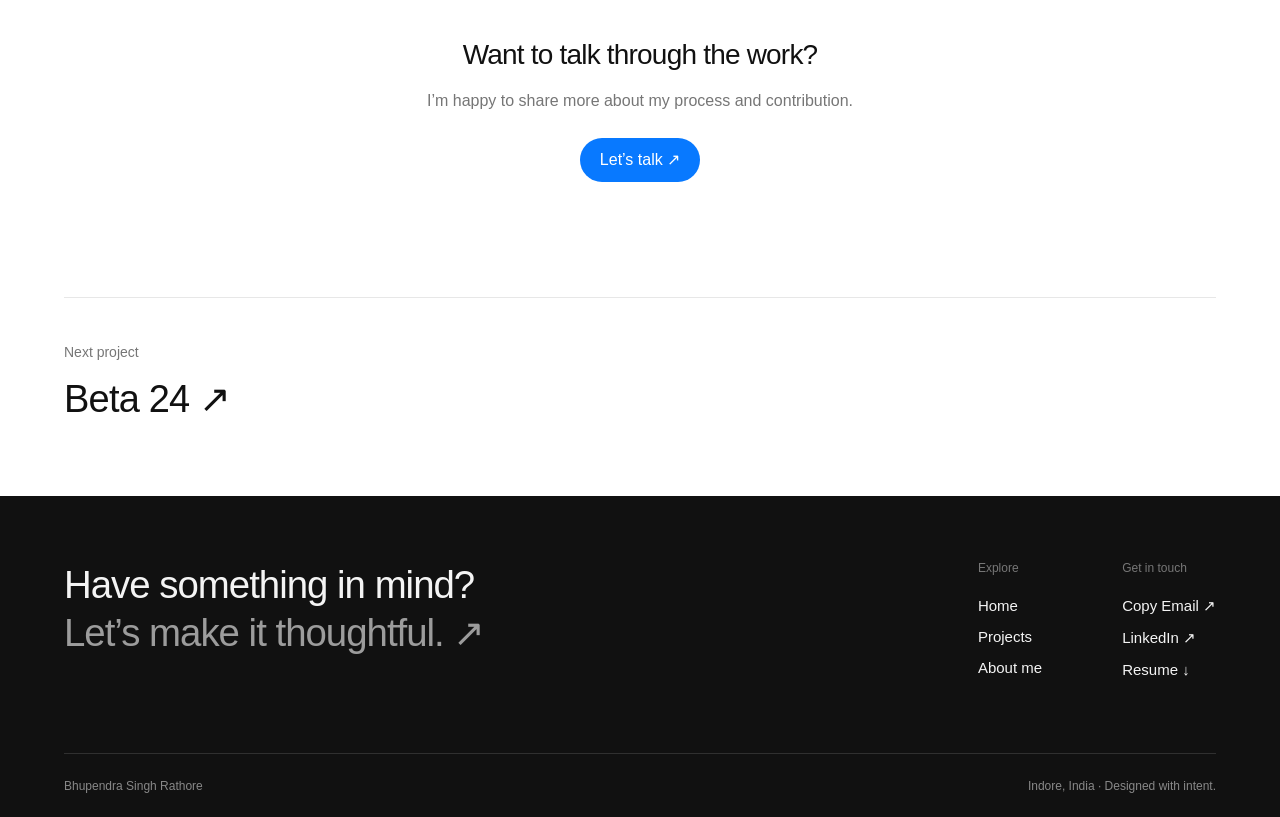
<file: projects-txt2create.html>
<!doctype html><html lang="en"><head><meta charset="utf-8"><meta name="viewport" content="width=device-width, initial-scale=1"><title>TXT2Create — Bhupendra Singh Rathore</title><meta name="description" content="Senior UI/UX and product designer based in Indore, India. Enterprise SaaS, AI-powered products, and thoughtful digital experiences."><meta name="theme-color" content="#ffffff"><link rel="icon" href="favicon.svg" type="image/svg+xml"><link rel="stylesheet" href="local.css"><script src="local.js" defer></script><script src="access-gate.js?v=20261103"></script></head>
    <body><a class="skip-link" href="#main">Skip to content</a><header class="site-header"><a href="index.html" aria-label="Bhupendra Rathore home">Home<span class="nav-name"> / Bhupendra Rathore</span></a><nav aria-label="Main navigation"><button class="nav-email" data-copy-email>Copy Email</button><a class="desktop-link" href="https://www.linkedin.com/in/bhupendra-rathore-b4b64588/" target="_blank" rel="noopener noreferrer">LinkedIn ↗</a><a class="desktop-link" href="Bhupendra_Rathore_Resume.pdf" target="_blank">Resume ↗</a><a href="index.html#case-studies">Projects</a><a href="index.html#ai-lab">AI lab</a><a href="about-me.html">About me</a></nav></header>
    <main id="main"><div class="project-page"><section class="project-heading"><a class="back-link" href="index.html#case-studies">← All projects</a><div class="project-heading-row"><div><span class="eyebrow">AI / ZERO TO ONE</span><h1>TXT2Create</h1><p>Taking an AI product from the first idea through to launch.</p></div><span class="project-type">Product design</span></div></section><div class="project-cover"><div class="type-art txt2create"><span class="art-eyebrow">AI / ZERO TO ONE</span><div class="art-center"><span class="art-mark" aria-hidden="true">✳</span><span>TXT2Create</span></div><span class="art-bottom">From possibility to product.<span aria-hidden="true">↗</span></span></div></div><div class="project-details"><section class="project-section"><h2>The project</h2><p>A 0-to-1 AI product that I personally took from idea to execution.</p></section><section class="project-section"><h2>My contribution</h2><p>I handled UX research, user flows, UI design, and prototypes, then worked through development coordination, testing, and launch. The work connected early product exploration with hands-on delivery.</p></section><section class="project-section"><h2>From concept to execution</h2><p>My involvement spanned the full product journey, keeping research, interaction decisions, interface design, and implementation coordination connected throughout the project.</p></section></div><section class="project-contact"><h2>Want to talk through the work?</h2><p>I’m happy to share more about my process and contribution.</p><a class="pill primary" href="mailto:bhup2009@gmail.com">Let’s talk ↗</a></section><a class="next-project" href="projects-beta-24.html"><span>Next project</span><h2>Beta 24 ↗</h2></a></div></main><footer><div class="footer-top"><p>Have something in mind?<br><a href="mailto:bhup2009@gmail.com">Let’s make it thoughtful. ↗</a></p><div class="footer-links"><div><span>Explore</span><a href="index.html">Home</a><a href="index.html#case-studies">Projects</a><a href="about-me.html">About me</a></div><div><span>Get in touch</span><button data-copy-email>Copy Email ↗</button><a href="https://www.linkedin.com/in/bhupendra-rathore-b4b64588/" target="_blank" rel="noopener noreferrer">LinkedIn ↗</a><a href="Bhupendra_Rathore_Resume.pdf" target="_blank">Resume ↓</a></div></div></div><div class="footer-bottom"><span>Bhupendra Singh Rathore</span><span>Indore, India · Designed with intent.</span></div></footer><button class="back-top" aria-label="Scroll to top">↑</button><div id="toast" class="toast" role="status" aria-live="polite"></div></body></html>
</file>
<file: local.css>
:root{font-family:Arial,Helvetica,sans-serif;color:#111;background:#fff;font-synthesis:none;--muted:#767676;--line:#e7e7e7;--blue:#0879ff}
*{box-sizing:border-box}html{scroll-behavior:smooth;scroll-padding-top:100px}body{margin:0}a{color:inherit;text-decoration:none}button{font:inherit;color:inherit;cursor:pointer;border:0;background:none}a:focus-visible,button:focus-visible{outline:2px solid var(--blue);outline-offset:6px}img{max-width:100%;display:block}h1,h2,h3,p{margin:0}h1,h2,h3{font-weight:400}h1{letter-spacing:-1.25px}h2{font-size:28px;letter-spacing:-.8px}h3{font-size:22px;letter-spacing:-.4px}p{line-height:1.55}
.site-header{padding:28px 5%;display:flex;align-items:center;justify-content:space-between;gap:24px;font-size:16px}.nav-name{color:#919191;font-size:14px}.site-header nav{display:flex;align-items:center;gap:25px}.site-header a:hover,.nav-email:hover{color:var(--blue)}.nav-email{padding:0}main{padding:0 5%;max-width:1800px;margin:auto}.hero{padding:82px 0 76px}.eyebrow{display:flex;gap:18px;align-items:center;font-size:11px;letter-spacing:1.1px;color:var(--muted);line-height:1.5}.hero .eyebrow span{padding-left:18px;border-left:1px solid #ccc}.hero h1{font-size:clamp(30px,2.8vw,49px);line-height:1.22;max-width:1010px;margin:25px 0 33px}.hero-actions{display:flex;gap:12px;flex-wrap:wrap}.pill{display:inline-flex;justify-content:center;align-items:center;gap:15px;border-radius:100px;background:#f5f5f5;padding:12px 20px;font-size:16px;line-height:1.2;transition:background .2s,transform .2s}.pill:hover{background:#e8e8e8;transform:translateY(-2px)}.pill.primary{background:var(--blue);color:white}.pill.primary:hover{background:#0064dd}.showcase{display:block;height:clamp(350px,50vw,730px);position:relative;background:#eae6f4;overflow:hidden;border-radius:24px}.showcase>img{width:100%;height:100%;object-fit:cover;transition:transform .8s}.showcase:hover>img{transform:scale(1.025)}.showcase-label{position:absolute;inset:auto 24px 24px;display:flex;justify-content:space-between;align-items:center;gap:12px;color:white;background:#111c;backdrop-filter:blur(16px);padding:18px 22px;border-radius:12px;font-size:15px}.showcase-label>span:first-child{font-size:10px;letter-spacing:1px;color:#ddd}.intro-strip{display:flex;justify-content:space-between;align-items:flex-start;gap:30px;padding:37px 0 90px;font-size:16px}.intro-strip>span{font-size:18px}.intro-strip p{color:var(--muted)}.intro-strip>a{border-bottom:1px solid #ccc;padding-bottom:5px}.section-heading{display:flex;justify-content:space-between;align-items:center;gap:20px;margin-bottom:32px}.section-heading>span{font-size:10px;letter-spacing:1.1px;color:var(--muted)}.section-heading>a{font-size:14px;color:var(--muted)}
.project-grid{display:grid;grid-template-columns:1fr 1fr;gap:54px 28px}.project-card{display:block;min-width:0}.card-art{aspect-ratio:1.36;background:#f2f2f2;border-radius:20px;overflow:hidden}.card-art>img{width:100%;height:100%;object-fit:cover;transition:transform .5s}.project-card:hover .card-art>img{transform:scale(1.035)}.card-caption{display:flex;align-items:flex-start;justify-content:space-between;gap:16px;margin-top:21px}.card-caption h3{font-size:23px;margin-bottom:8px}.card-caption p{font-size:16px;color:var(--muted);max-width:420px}.card-arrow{font-size:23px;transition:transform .2s}.project-card:hover .card-arrow{transform:translate(3px,-3px)}.tags{display:flex;gap:8px;flex-wrap:wrap;margin-top:16px}.tags span,.practice-tags span{font-size:11px;border:1px solid #e3e3e3;padding:6px 10px;border-radius:30px;color:#6a6a6a}.type-art{display:flex;flex-direction:column;justify-content:space-between;height:100%;min-height:250px;padding:32px;background:#ecf1ff;color:#1732aa}.art-eyebrow{font-size:10px;letter-spacing:1.5px}.art-center{display:flex;gap:20px;align-items:center;justify-content:center;font-size:clamp(26px,3.1vw,54px);letter-spacing:-1.7px}.art-mark{font-size:1.6em}.art-bottom{font-size:13px;display:flex;justify-content:space-between;gap:15px}.type-art.beta-24{background:#f3ee65;color:#242619}.type-art.family-tree{background:#e4eddd;color:#375b32}.type-art.enterprise{background:#232a35;color:#e7eaf1}.other-work{padding:100px 0}.small-project-grid{display:grid;grid-template-columns:repeat(4,1fr);gap:22px}.small-project-grid .card-art{aspect-ratio:1.15}.small-project-grid .card-caption h3{font-size:19px}.small-project-grid .card-caption p{font-size:14px}.small-project-grid .type-art{padding:20px;min-height:0}.small-project-grid .art-center{font-size:22px;flex-direction:column;gap:8px}.small-project-grid .art-bottom{font-size:10px}.small-project-grid .art-eyebrow{font-size:8px}
.experience-section{padding:20px 0 70px}.experience-row{padding:26px 0;border-top:1px solid var(--line);display:flex;justify-content:space-between;gap:30px}.experience-row h3{font-size:20px}.experience-row p{font-size:15px;color:var(--muted);margin-top:8px}.experience-row>span{color:var(--muted);font-size:14px;white-space:nowrap;padding-top:3px}.practice{display:grid;grid-template-columns:1fr 1fr;gap:80px;padding:65px 0 90px}.practice h2{font-size:36px;line-height:1.16}.practice p{color:#555;font-size:20px}.practice-tags{display:flex;flex-wrap:wrap;gap:10px;margin-top:28px}.recognition{padding:20px 0 90px}.recognition-row{display:flex;justify-content:space-between;gap:25px;border-top:1px solid var(--line);padding:21px 0;font-size:17px}.recognition-row>span:last-child{color:var(--muted);font-size:15px}.writing{padding-bottom:110px}.writing>a{display:flex;justify-content:space-between;gap:25px;padding:24px 0;border-top:1px solid var(--line);font-size:18px}.writing>a>span:last-child{font-size:14px;color:var(--muted);white-space:nowrap}
footer{background:#111;color:#f4f4f4;padding:65px 5% 24px}.footer-top{display:flex;justify-content:space-between;gap:70px}.footer-top>p{font-size:clamp(25px,3vw,44px);line-height:1.25;letter-spacing:-1px}.footer-top>p>a{color:#9c9c9c;transition:color .2s}.footer-top>p>a:hover{color:#fff}.footer-links{display:flex;gap:80px}.footer-links>div{display:flex;flex-direction:column;gap:14px;font-size:15px}.footer-links span{font-size:12px;color:#777;margin-bottom:8px}.footer-links button{text-align:left;padding:0}.footer-bottom{display:flex;justify-content:space-between;gap:20px;border-top:1px solid #303030;margin-top:75px;padding-top:25px;font-size:12px;color:#888}.back-top{position:fixed;right:24px;bottom:24px;width:46px;height:46px;border-radius:50%;background:#111;color:#fff;font-size:25px;z-index:10;box-shadow:0 0 0 1px #ffffff50}.toast{position:fixed;bottom:30px;left:50%;transform:translate(-50%,15px);opacity:0;pointer-events:none;background:#111;color:white;border-radius:30px;padding:14px 22px;font-size:14px;z-index:20;transition:opacity .2s,transform .2s;box-shadow:0 4px 24px #0002}.toast.visible{opacity:1;transform:translate(-50%,0)}.skip-link{position:fixed;top:10px;left:10px;background:white;padding:12px;z-index:100;transform:translateY(-200%)}.skip-link:focus{transform:none}
.about-hero{display:grid;grid-template-columns:1.3fr 1fr;gap:10%;padding:85px 0 100px;align-items:center}.about-hero h1{font-size:clamp(34px,3.3vw,56px);line-height:1.14;margin:24px 0 30px}.about-hero p{font-size:18px;color:#656565;margin-bottom:20px}.about-hero .hero-actions{margin-top:30px}.portrait{width:100%;aspect-ratio:.92;object-fit:cover;border-radius:22px;background:#eee}.about-copy{display:grid;grid-template-columns:1fr 1.6fr;gap:10%;padding:70px 0;border-top:1px solid var(--line)}.about-copy h2{font-size:32px}.about-copy p{font-size:18px;color:#656565;margin:0 0 25px}.about-copy h3{margin-bottom:10px}.about-copy .tools{margin-top:36px}.skills-list{display:grid;grid-template-columns:1fr 1fr;gap:20px;font-size:16px;line-height:1.5}.career{padding:30px 0;border-top:1px solid var(--line)}.career-title{display:flex;justify-content:space-between;gap:20px}.career-title span{font-size:14px;color:var(--muted)}.career-role{font-size:16px;margin:10px 0 16px}.career>p:last-child{font-size:17px;color:#656565;max-width:800px}
.project-heading{padding:65px 0 45px}.back-link{font-size:14px;color:var(--muted)}.project-heading-row{display:flex;justify-content:space-between;align-items:flex-end;gap:30px;margin-top:60px}.project-heading h1{font-size:clamp(38px,4.5vw,66px);margin:18px 0}.project-heading p{font-size:20px;color:#707070;max-width:680px}.project-type{font-size:14px;color:var(--muted);padding-bottom:4px;white-space:nowrap}.project-cover{border-radius:24px;overflow:hidden;min-height:300px;background:#f2f2f2}.project-cover>img{width:100%;height:auto;max-height:850px;object-fit:contain}.project-cover>.type-art{min-height:500px}.project-cover .art-center{font-size:clamp(36px,7vw,96px)}.project-details{max-width:920px;margin:70px auto}.project-section{display:grid;grid-template-columns:1fr 2fr;gap:50px;margin-bottom:55px}.project-section h2{font-size:24px}.project-section p{font-size:19px;color:#656565}.project-contact{text-align:center;padding:60px 0 90px}.project-contact p{color:var(--muted);margin:18px 0 25px}.next-project{display:block;border-top:1px solid var(--line);padding:45px 0 75px}.next-project>span{font-size:14px;color:var(--muted)}.next-project h2{font-size:38px;margin-top:16px}section[id]{scroll-margin-top:40px}
@media(min-width:1600px){.site-header,footer{padding-left:max(5%,calc((100vw - 1620px)/2));padding-right:max(5%,calc((100vw - 1620px)/2))}}
@media(max-width:1000px){.nav-name{display:none}.small-project-grid{grid-template-columns:1fr 1fr;gap:40px 24px}.small-project-grid .card-art{aspect-ratio:1.5}.small-project-grid .art-center{flex-direction:row;font-size:30px}.intro-strip{flex-wrap:wrap}.intro-strip p{font-size:14px}.practice{gap:40px}.footer-links{gap:40px}.about-hero{gap:5%}.about-hero p{font-size:16px}}
@media(max-width:650px){.site-header{padding:23px 6%;font-size:14px}.site-header nav{gap:18px}.desktop-link,.nav-email{display:none}main{padding:0 6%}.hero{padding:65px 0 40px}.eyebrow{font-size:9px;gap:10px;letter-spacing:.7px}.hero .eyebrow span{padding-left:10px}.hero h1{font-size:32px;letter-spacing:-.8px;margin:24px 0 28px;line-height:1.18}.pill{font-size:14px;padding:12px 17px;gap:7px}.hero-actions{gap:8px}.showcase{height:340px;border-radius:16px}.showcase-label{inset:auto 12px 12px;padding:12px;font-size:12px;flex-direction:column;align-items:flex-start;gap:6px}.showcase-label>span:first-child{font-size:8px}.intro-strip{padding:24px 0 65px;gap:18px}.intro-strip>span{font-size:16px}.intro-strip p{flex-basis:100%;order:3}.intro-strip>a{font-size:12px}.section-heading{align-items:flex-end;margin-bottom:24px}.section-heading>span{display:none}.section-heading h2{font-size:25px}.project-grid{grid-template-columns:1fr;gap:40px}.card-art{border-radius:16px;aspect-ratio:1.3}.card-caption h3{font-size:22px}.card-caption p{font-size:15px}.type-art{padding:25px}.art-center{font-size:37px}.other-work{padding:65px 0}.small-project-grid{grid-template-columns:1fr;gap:40px}.small-project-grid .card-art{aspect-ratio:1.5}.small-project-grid .art-center{font-size:34px}.small-project-grid .card-caption h3{font-size:22px}.small-project-grid .card-caption p{font-size:15px}.experience-row{flex-direction:column;gap:12px;padding:24px 0}.experience-row h3{font-size:20px}.experience-row p{font-size:14px}.experience-row>span{font-size:12px}.practice{grid-template-columns:1fr;gap:25px;padding:15px 0 65px}.practice h2{font-size:32px}.practice p{font-size:18px}.recognition{padding-bottom:60px}.recognition-row{flex-direction:column;gap:8px;font-size:16px}.recognition-row>span:last-child{font-size:13px}.writing{padding-bottom:70px}.writing>a{font-size:16px;flex-direction:column;gap:10px}.writing>a>span:last-child{font-size:12px}footer{padding:45px 6% 25px}.footer-top{flex-direction:column;gap:40px}.footer-top>p{font-size:28px}.footer-links{justify-content:space-between;gap:20px;max-width:320px}.footer-bottom{margin-top:50px;flex-direction:column;gap:10px;font-size:11px}.back-top{width:40px;height:40px;right:15px;bottom:15px}.about-hero{grid-template-columns:1fr;padding:60px 0;gap:40px}.about-hero h1{font-size:37px}.portrait{max-height:450px;object-position:top}.about-copy{grid-template-columns:1fr;gap:25px;padding:45px 0}.about-copy h2{font-size:28px}.about-copy p{font-size:17px}.skills-list{font-size:14px;gap:16px}.career-title{flex-direction:column;gap:10px}.career-title h3{font-size:21px}.career-title span{font-size:12px}.career>p:last-child{font-size:16px}.project-heading{padding-top:45px}.project-heading-row{flex-direction:column;align-items:flex-start;margin-top:40px;gap:20px}.project-heading h1{font-size:39px}.project-heading p{font-size:18px}.project-cover{border-radius:16px;min-height:0}.project-cover>.type-art{min-height:320px}.project-details{margin:45px 0}.project-section{grid-template-columns:1fr;gap:16px;margin-bottom:40px}.project-section p{font-size:17px}.project-contact{padding:30px 0 60px}.project-contact h2{font-size:26px}.next-project h2{font-size:30px}.toast{max-width:90%;white-space:nowrap;font-size:13px}}
.portrait{height:auto}
.iit-logo{width:190px;height:auto;object-fit:contain}@media(max-width:650px){.iit-logo{width:140px}}
.type-art.talkbar{background:#eaf3f0;color:#234e43}.type-art.talkbar .art-center{font-size:clamp(36px,5vw,68px);letter-spacing:-2px}
.showcase{height:auto;aspect-ratio:16/9}
.metric-note{max-width:760px;margin-top:22px;color:#888;font-size:12px;line-height:1.8}
.experience-section{padding:110px 0 75px}.recognition{padding:20px 0 25px}.other-work{padding:95px 0 120px}.experience-row{padding:32px 0}.recognition-row{padding:25px 0}.project-grid{gap:65px 36px}.project-page{max-width:1160px;margin:auto}.project-page .project-heading{padding:85px 0 65px}.project-page .project-heading-row{margin-top:75px}.project-page .project-heading p{line-height:1.6;max-width:690px}.project-page .project-heading h1{margin:24px 0}.project-page .project-cover{border-radius:12px}.project-page .project-details{max-width:880px;margin:110px auto 95px}.project-page .project-section{grid-template-columns:1fr 2.2fr;gap:65px;margin-bottom:65px}.project-page .project-section p{font-size:18px;line-height:1.85}.project-page .project-section h2{font-size:23px;line-height:1.4}.study-results{border-top:1px solid var(--line);padding:70px 0 80px}.study-results h2{font-size:38px;line-height:1.2;margin:24px 0 50px}.metric-grid{display:grid;grid-template-columns:repeat(3,1fr);gap:45px}.metric-grid>div{display:flex;flex-direction:column;gap:17px}.metric-grid strong{font-size:68px;font-weight:400;letter-spacing:-3px}.metric-grid span{font-size:15px;color:#777;line-height:1.5}.metric-source{font-size:11px;color:#999;margin-top:34px}.metric-source a{text-decoration:underline;text-underline-offset:3px}.study-process{display:grid;grid-template-columns:1fr 1fr;gap:90px;padding:70px 0 110px;border-top:1px solid var(--line)}.study-process h2{font-size:32px;line-height:1.2;margin:24px 0}.study-process p{font-size:17px;line-height:1.8;color:#777}.study-process ol{padding:0;margin:0;list-style:none}.study-process li{display:flex;gap:24px;align-items:center;border-bottom:1px solid var(--line);padding:24px 0}.study-process li>span{font-size:12px;color:#aaa}.study-process h3{font-size:19px;letter-spacing:-.3px}.project-page .case-gallery{padding-top:20px}.project-page .case-gallery figure{margin-bottom:70px}.project-page .case-gallery img{border-radius:8px}.project-page .project-contact{padding:90px 0 115px}
@media(max-width:650px){.experience-section{padding:70px 0 50px}.recognition{padding:10px 0 20px}.other-work{padding:60px 0 75px}.experience-row{padding:25px 0}.project-grid{gap:45px}.project-page .project-heading{padding:50px 0 40px}.project-page .project-heading-row{margin-top:45px}.project-page .project-details{margin:65px 0}.project-page .project-section{grid-template-columns:1fr;gap:18px;margin-bottom:45px}.project-page .project-section p{font-size:17px;line-height:1.8}.study-results{padding:45px 0 50px}.study-results h2{font-size:28px;margin:20px 0 35px}.metric-grid{grid-template-columns:1fr;gap:25px}.metric-grid>div{flex-direction:row;align-items:center;gap:25px}.metric-grid strong{font-size:53px;min-width:105px}.metric-grid span{font-size:14px}.study-process{grid-template-columns:1fr;gap:25px;padding:45px 0 60px}.study-process h2{font-size:28px}.study-process h3{font-size:17px}.project-page .case-gallery figure{margin-bottom:40px}.project-page .project-contact{padding:50px 0 65px}}
@media(max-width:650px){.hero-actions .pill{padding:12px 14px}}
@media(prefers-reduced-motion:reduce){html{scroll-behavior:auto}*,*::before,*::after{transition:none!important;animation:none!important}}
.ai-lab{padding:20px 0 100px}.lab-intro{display:grid;grid-template-columns:1fr 1fr;gap:60px;align-items:end;margin-bottom:38px}.lab-intro h2{font-size:54px;line-height:1.04;letter-spacing:-2px;margin-top:20px}.coffee-dot{color:#8f5b3e}.lab-intro p{max-width:450px;color:#656565;font-size:18px}.handwritten{display:block;font-family:Georgia,serif;font-size:17px;font-style:italic;color:#947357;margin-top:20px}.creation-grid{display:grid;grid-template-columns:repeat(3,1fr);gap:18px}.creation{background:#f6f5f2;border:1px solid #ebe9e3;border-radius:20px;padding:28px;min-height:300px;display:flex;flex-direction:column;justify-content:space-between;gap:28px;transition:transform .25s,border-color .25s}.creation:hover{transform:translateY(-4px);border-color:#c5bcb0}.creation-top{display:flex;justify-content:space-between;align-items:center;gap:12px}.creation-mark{display:grid;place-items:center;width:50px;height:50px;border-radius:13px;background:white;font-size:25px;letter-spacing:-1px;box-shadow:0 2px 8px #00000008}.creation-type{color:#77716b;font-size:10px;letter-spacing:.7px;text-align:right;text-transform:uppercase}.creation h3{font-size:24px;margin-bottom:12px}.creation p{font-size:15px;color:#706a64;line-height:1.6;max-width:330px}.creation-note{font-size:10px;letter-spacing:.8px;color:#95897e;text-transform:uppercase}.html-figma{background:#eeeefa;border-color:#e5e4f2}.html-figma .creation-mark{color:#7361ac}.expenses{background:#edf3ec;border-color:#e0e8de}.expenses .creation-mark{color:#567551}.content-analysis{background:#f4eee6;border-color:#ede4d7}.content-analysis .creation-mark{color:#96683c}.design-audit{background:#eaf2f5;border-color:#dce9ed}.design-audit .creation-mark{color:#438599}.webpage-capture{background:#f7eeee;border-color:#efdfdf}.webpage-capture .creation-mark{color:#a26868}.coffee-card{background:#fff;border:1px dashed #d8cfc2;align-items:center;justify-content:center;text-align:center}.coffee-cup{font-size:34px}.coffee-card p{font-family:Georgia,serif;font-size:24px;font-style:italic;color:#76624e;line-height:1.25}
.iit-highlight{display:grid;grid-template-columns:1fr 1.5fr;gap:9%;padding:65px 6%;border-radius:24px;background:#f0ede6;position:relative;overflow:hidden;margin:0 0 100px}.iit-institution{display:flex;flex-direction:column;justify-content:space-between;align-items:flex-start;gap:40px;border-right:1px solid #d6d0c5}.iit-highlight .eyebrow{font-size:10px;letter-spacing:1.2px;color:#80776c}.iit-wordmark{font-family:Georgia,'Times New Roman',serif;font-size:96px;line-height:.8;letter-spacing:-7px;color:#383429}.iit-wordmark span{display:block;font-family:Arial,Helvetica,sans-serif;font-size:20px;letter-spacing:9px;line-height:1.6;margin-top:15px;margin-left:4px}.iit-completion{font-size:11px;color:#8c8171}.iit-copy h2{font-family:Georgia,'Times New Roman',serif;font-size:46px;line-height:1.08;letter-spacing:-1.4px;margin:22px 0 26px;color:#383429}.iit-copy .iit-programme{color:#51483c;font-size:19px;line-height:1.4;margin-bottom:20px}.iit-copy>p:last-child{color:#867a69;font-size:14px;max-width:430px;line-height:1.65}.capabilities{padding:15px 0 95px}.capability-grid{display:grid;grid-template-columns:1.4fr 1.1fr 1fr;gap:45px;border-top:1px solid var(--line);padding-top:30px}.capability-group h3{font-size:16px;margin-bottom:23px}.capability-group>div{display:flex;flex-wrap:wrap;gap:9px}.capability-group span{border:1px solid #e5e5e5;border-radius:7px;padding:9px 11px;font-size:12px;color:#666;line-height:1.4}.case-gallery{padding:20px 0 50px}.case-gallery figure{margin:0 0 32px}.case-gallery img{width:100%;height:auto;border-radius:16px;background:#f4f4f4}.case-gallery figcaption{font-size:11px;letter-spacing:.4px;color:#858585;margin-top:12px}
@media(max-width:1000px){.creation-grid{grid-template-columns:1fr 1fr}.iit-copy h2{font-size:38px}.iit-highlight{gap:6%;padding:50px 5%}.capability-grid{gap:24px}.lab-intro h2{font-size:46px}}
@media(max-width:650px){.ai-lab{padding:0 0 65px}.lab-intro{grid-template-columns:1fr;gap:23px;margin-bottom:28px}.lab-intro h2{font-size:42px;letter-spacing:-1.3px}.lab-intro p{font-size:16px}.handwritten{font-size:16px;margin-top:16px}.creation-grid{grid-template-columns:1fr;gap:14px}.creation{min-height:270px;padding:25px;border-radius:16px;gap:22px}.creation h3{font-size:24px}.creation p{font-size:15px;max-width:none}.coffee-card{min-height:230px}.iit-highlight{grid-template-columns:1fr;padding:32px 25px;gap:30px;margin-bottom:65px;border-radius:18px}.iit-institution{border-right:0;border-bottom:1px solid #d6d0c5;padding-bottom:25px;gap:25px}.iit-wordmark{font-size:70px;letter-spacing:-5px}.iit-wordmark span{font-size:15px;letter-spacing:6px;margin-top:10px}.iit-copy h2{font-size:35px;letter-spacing:-1px;margin:20px 0}.iit-highlight .eyebrow{font-size:8px}.iit-copy .iit-programme{font-size:18px}.iit-copy>p:last-child{font-size:14px}.capabilities{padding:0 0 60px}.capability-grid{grid-template-columns:1fr;gap:32px}.capability-group h3{margin-bottom:16px}.capability-group span{font-size:12px}.case-gallery{padding-top:0}.case-gallery .section-heading{align-items:flex-start;flex-direction:column;gap:14px}.case-gallery figure{margin-bottom:24px}.case-gallery img{border-radius:10px}}

/* Portfolio hero and featured Kyvos case study */
.hero h1{max-width:1120px;margin-bottom:22px}.hero-description{font-size:clamp(18px,1.55vw,23px);color:#626262;max-width:800px;margin:0 0 32px;line-height:1.55}.hero-actions .email-action{background:#f5f5f5;color:#111}.hero-actions .email-action:hover,.hero-actions .email-action:focus-visible{background:var(--blue);color:#fff}.hero+.intro-strip{padding:0 0 52px}.kyvos-feature{position:relative;border-radius:24px;background:#f5f1eb;border:1px solid #ece4d9;overflow:hidden;margin:0 0 36px}.kyvos-feature-main{display:block;padding:42px 46px 80px;transition:background .25s}.kyvos-feature-main:hover{background:#efe8dd}.kyvos-feature-top{display:flex;align-items:center;justify-content:space-between;gap:20px}.kyvos-feature-top img{width:150px;height:auto}.featured-label{font-size:10px;letter-spacing:1.5px;color:#77522e;border:1px solid #d8c6af;border-radius:30px;padding:9px 13px}.kyvos-feature-content{max-width:800px;margin:55px 0 36px}.kyvos-feature-content .eyebrow{color:#8a4b20}.kyvos-feature-content h2{font-size:clamp(42px,6vw,84px);letter-spacing:-2.8px;line-height:1.02;margin:18px 0 22px}.kyvos-feature-content p{max-width:550px;color:#635b52;font-size:19px}.kyvos-cta{display:inline-flex;gap:30px;align-items:center;background:#202020;color:#fff;border-radius:40px;padding:16px 22px;margin-top:28px;font-size:15px}.kyvos-cta>span{transition:transform .2s}.kyvos-feature-main:hover .kyvos-cta>span{transform:translate(3px,-3px)}.kyvos-feature-bottom{display:flex;flex-wrap:wrap;gap:10px}.kyvos-feature-bottom>span{font-size:12px;color:#645b50;border:1px solid #d9cfc1;padding:7px 12px;border-radius:30px}.kyvos-live{position:absolute;bottom:27px;left:46px;font-size:13px;text-decoration:underline;text-underline-offset:5px;color:#65503c}.kyvos-live:hover{color:#111}.showcase{margin-top:12px;margin-bottom:75px}
@media(max-width:650px){.hero-description{font-size:18px;margin-bottom:28px}.hero+.intro-strip{padding-bottom:35px}.kyvos-feature{border-radius:18px;margin-bottom:26px}.kyvos-feature-main{padding:26px 24px 78px}.kyvos-feature-top img{width:110px}.featured-label{font-size:8px;padding:7px 9px;letter-spacing:.7px}.kyvos-feature-content{margin-top:42px}.kyvos-feature-content h2{font-size:48px;letter-spacing:-1.7px}.kyvos-feature-content p{font-size:17px}.kyvos-feature-bottom{gap:6px}.kyvos-feature-bottom>span{font-size:10px;padding:6px 8px}.kyvos-live{left:24px;bottom:25px}.showcase{margin-bottom:55px}}
@media(prefers-reduced-motion:reduce){.kyvos-feature-main,.kyvos-cta>span{transition:none}}

/* Centered introduction with a quiet, pointer-responsive particle field. */
.minimal-hero{position:relative;isolation:isolate;min-height:620px;min-height:min(740px,85svh);padding:110px 24px 88px;display:flex;flex-direction:column;align-items:center;justify-content:center;text-align:center;background:#fff}
.minimal-hero .hero-copy{position:relative;z-index:1;max-width:920px;pointer-events:none}
.minimal-hero .eyebrow{justify-content:center;font-size:10px;letter-spacing:1.5px;color:#818181;margin-bottom:32px;gap:15px}
.minimal-hero .eyebrow span{padding-left:15px;border-left:1px solid #ddd}
.minimal-hero h1{font-family:Arial,Helvetica,sans-serif;font-weight:400;font-size:clamp(36px,4.5vw,68px);line-height:1.12;letter-spacing:-.055em;max-width:880px;margin:0 0 25px;color:#1a1a1a;text-wrap:balance}
.minimal-hero .hero-description{font-size:18px;color:#797979;line-height:1.7;margin:0 auto 34px;max-width:470px}
.minimal-hero .hero-actions{justify-content:center;align-items:center;gap:12px;pointer-events:auto}
.minimal-hero .pill{font-size:14px;padding:14px 20px;gap:22px;background:#f5f5f5}
.minimal-hero .hero-primary{background:#202020;color:#fff}.minimal-hero .hero-primary:hover{background:#444}
.minimal-hero .email-action:hover{background:#eaeaea;color:#111}
.hero-resume{font-size:13px;color:#737373;padding:8px 0;margin-left:12px;border-bottom:1px solid #d5d5d5}
.hero-scroll{position:absolute;bottom:35px;display:flex;flex-direction:column;align-items:center;gap:9px;font-size:10px;letter-spacing:.7px;color:#939393}.hero-scroll>span{font-size:19px;color:#777}
.hero-particles{position:absolute;inset:12px -3%;overflow:hidden;z-index:0;pointer-events:none;mask-image:linear-gradient(transparent,#000 15%,#000 85%,transparent)}
.hero-particle{position:absolute;width:3px;height:3px;border-radius:50%;background:#888;opacity:.18;transition:transform 1.2s cubic-bezier(.16,1,.3,1);will-change:transform}
.minimal-hero+.intro-strip{padding:32px 0 45px;border-top:1px solid #ededed;font-size:14px}.minimal-hero+.intro-strip>span{font-size:16px}
@media(max-width:650px){.minimal-hero{min-height:590px;padding:90px 0 100px}.minimal-hero .eyebrow{font-size:8px;letter-spacing:.8px;gap:10px;margin-bottom:27px}.minimal-hero .eyebrow span{padding-left:10px}.minimal-hero h1{font-size:42px;max-width:350px;margin:0 auto 23px}.minimal-hero .hero-description{font-size:16px;margin-bottom:29px}.minimal-hero .hero-actions{gap:10px}.minimal-hero .pill{font-size:13px;padding:13px 17px;gap:16px}.hero-resume{margin-left:5px;font-size:12px}.hero-particle:nth-child(even){display:none}.minimal-hero+.intro-strip{padding:25px 0 32px}}
@media(prefers-reduced-motion:reduce){.hero-particle{transform:none!important;transition:none!important}}

/* Visible but restrained cursor response on the plain hero background. */
.minimal-hero .hero-description{margin-bottom:0}
.hero-particle{width:4px;height:4px;background:#777;opacity:.32;transition:transform .85s cubic-bezier(.16,1,.3,1),opacity .4s}
.hero-particle:nth-child(3n){width:5px;height:5px;opacity:.22}
.hero-cursor{position:absolute;left:0;top:0;width:150px;height:150px;margin:-75px 0 0 -75px;border:1px solid #b4b4b44d;border-radius:50%;background:radial-gradient(circle,#a6a6a60d,transparent 70%);opacity:0;transition:opacity .3s,transform .45s cubic-bezier(.16,1,.3,1);pointer-events:none}
.hero-cursor::after{content:'';position:absolute;inset:62px;border:1px solid #a4a4a455;border-radius:50%}
.minimal-hero.is-pointer-active .hero-cursor{opacity:1}
@media(prefers-reduced-motion:reduce),(hover:none),(pointer:coarse){.hero-cursor{display:none}}

/* Keep experience and background within the introduction. */
.minimal-hero{min-height:min(700px,82svh);padding-top:95px;padding-bottom:105px}
.minimal-hero .hero-copy{max-width:940px}
.minimal-hero .eyebrow{margin-bottom:28px}
.minimal-hero h1{margin-bottom:23px}
.minimal-hero .hero-description{max-width:560px;font-size:18px;line-height:1.65;color:#737373}
.hero-context{display:flex;justify-content:center;align-items:center;flex-wrap:wrap;gap:15px;margin-top:29px;font-size:12px;color:#8a8a8a;line-height:1.6}
.hero-context-dot{color:#b8b8b8}.hero-context a{pointer-events:auto;color:#636363;text-decoration:underline;text-decoration-color:#d1d1d1;text-underline-offset:5px;transition:color .2s}.hero-context a:hover{color:#111}
.minimal-hero .hero-scroll{bottom:30px}
@media(max-width:650px){.minimal-hero{min-height:560px;padding:80px 0 110px}.minimal-hero .hero-description{font-size:16px;max-width:310px}.hero-desktop-break{display:none}.hero-context{font-size:11px;gap:10px;margin-top:24px}.minimal-hero .eyebrow{margin-bottom:25px}}

/* A quiet gallery treatment for the original certificate photograph. */
.iit-highlight{transition:box-shadow .45s,background .45s}.iit-highlight:hover{background:#ede9e1;box-shadow:0 16px 40px #3c33280c}
.certificate-view{position:absolute;top:22px;right:24px;display:flex;align-items:center;gap:9px;padding:11px 13px;border:1px solid #d9d2c7;border-radius:30px;background:#ffffff70;color:#6c6255;font-size:11px;transition:background .25s,transform .3s,box-shadow .3s;z-index:1}.certificate-view:hover{background:#fff;transform:translateY(-2px);box-shadow:0 6px 16px #3c332812}.certificate-view svg{transition:transform .35s}.certificate-view:hover svg{transform:scale(1.12)}
.certificate-dialog{border:1px solid #ded8ce;padding:0;border-radius:22px;background:#f7f5ef;color:#353229;width:min(760px,calc(100% - 32px));max-height:calc(100dvh - 40px);overflow:auto;box-shadow:0 32px 110px #0005}.certificate-dialog::backdrop{background:#1f211ecc;backdrop-filter:blur(10px)}
.certificate-dialog[open]{animation:certificate-reveal .45s cubic-bezier(.2,.8,.2,1) both}.certificate-dialog[open]::backdrop{animation:certificate-backdrop .35s both}
.certificate-panel{padding:28px 36px 27px}.certificate-header{display:flex;align-items:flex-start;justify-content:space-between;gap:20px;margin-bottom:24px}.certificate-kicker{font-size:9px;letter-spacing:1.6px;color:#938473}.certificate-header h2{font-family:Georgia,serif;font-size:28px;letter-spacing:-.8px;margin:8px 0 0}.certificate-close{display:grid;place-items:center;width:36px;height:36px;flex-shrink:0;border:1px solid #ddd5c9;border-radius:50%;background:#fff8;transition:background .2s,transform .25s}.certificate-close:hover{background:#fff;transform:rotate(90deg)}
.certificate-figure{margin:0;perspective:1200px}.certificate-frame{position:relative;width:fit-content;max-width:100%;margin:auto;padding:14px;background:linear-gradient(135deg,#c9bca1,#f5eddc 25%,#b1a185 55%,#e7dac2 85%,#a89779);border:1px solid #b3a68f;box-shadow:0 15px 35px #4b3f3526,0 2px 4px #362e2926;transform:rotate(-1deg);transition:transform .6s cubic-bezier(.2,.8,.2,1),box-shadow .6s}.certificate-frame img{width:auto;max-width:100%;height:auto;max-height:calc(100dvh - 285px);object-fit:contain;border:9px solid #fffdf8;outline:1px solid #c1b6a1;box-shadow:0 0 0 1px #fff9}.certificate-frame::after{content:'';position:absolute;inset:0;pointer-events:none;background:linear-gradient(115deg,transparent 20%,#ffffff28 45%,transparent 65%);opacity:0;transition:opacity .5s}.certificate-frame:hover{transform:rotate(0) translateY(-3px);box-shadow:0 22px 40px #4b3f3538}.certificate-frame:hover::after{opacity:1}
.certificate-figure figcaption{text-align:center;font-size:12px;line-height:1.6;margin-top:24px;color:#675e51}.certificate-figure figcaption span{display:block;font-size:10px;color:#978b7b;margin-top:3px}
body:has(.certificate-dialog[open]){overflow:hidden}
@keyframes certificate-reveal{from{opacity:0;transform:translateY(18px) scale(.96)}to{opacity:1;transform:translateY(0) scale(1)}}@keyframes certificate-backdrop{from{opacity:0}to{opacity:1}}
@media(max-width:650px){.iit-highlight{padding-top:84px}.certificate-view{top:20px;right:20px}.certificate-panel{padding:22px 18px}.certificate-header{margin-bottom:22px}.certificate-header h2{font-size:24px}.certificate-frame{padding:9px}.certificate-frame img{border-width:6px;max-height:calc(100dvh - 290px)}.certificate-figure figcaption{font-size:11px;margin-top:20px}}
@media(prefers-reduced-motion:reduce){.certificate-dialog[open],.certificate-dialog[open]::backdrop{animation:none}.certificate-frame,.certificate-frame:hover,.certificate-close:hover,.certificate-view:hover{transform:none}.certificate-frame,.certificate-frame::after,.certificate-view,.certificate-view svg,.certificate-close,.iit-highlight{transition:none}}

/* Full-screen glass and gold certificate gallery. */
.certificate-dialog{width:100vw;max-width:none;height:100dvh;max-height:none;margin:0;border:0;border-radius:0;background:#080f11;color:#f4ead8;box-shadow:none;overflow:auto}
.certificate-panel{position:relative;isolation:isolate;min-height:100%;padding:30px 5vw 24px;display:flex;flex-direction:column;background:radial-gradient(ellipse at 85% 75%,#123e4655,transparent 55%),linear-gradient(130deg,#ffffff03,transparent 48%);overflow:hidden}
.certificate-panel::before{content:'';position:absolute;inset:-40%;z-index:-1;pointer-events:none;background:linear-gradient(126deg,transparent 34%,#b58b4222 35%,#f5d69944 36%,transparent 38%,transparent 62%,#d8b16f22 63%,#f4d29144 64%,transparent 67%);filter:blur(8px)}
.certificate-header{margin-bottom:12px;align-items:center}.certificate-kicker{color:#bca57e;letter-spacing:2px}.certificate-header h2{color:#eee4d3;font-size:27px;margin-top:9px;font-weight:400}.certificate-close{background:#ffffff08;border-color:#d6bd873d;color:#efe5d2;width:44px;height:44px}.certificate-close:hover{background:#d6bd871c}
.certificate-tools{display:flex;justify-content:flex-end;gap:22px;align-items:center;margin-bottom:22px;color:#c2b59e;font-size:11px;position:relative;z-index:2}.certificate-zoom{display:flex;align-items:center;gap:14px;padding:9px 13px;border:1px solid #ad95753d;border-radius:30px;background:#ffffff05}.certificate-tools a:hover,.certificate-zoom:hover{color:#fff}
.certificate-figure{flex:1;display:flex;flex-direction:column;justify-content:center;align-items:center;padding:5px 2vw 0;margin:0;perspective:1600px}
.certificate-frame{padding:12px;border:1px solid #e8d09e88;border-radius:3px;background:linear-gradient(135deg,#ffffef99,#bca47b33 15%,#0d1719 30%,#a58c6044 70%,#f4ddb599);box-shadow:inset 0 0 0 3px #e8e6d622,0 32px 70px #0009,0 0 70px #a68b4b0d;transform:rotateX(2deg) rotateY(-3deg);max-width:min(1180px,100%);transition:transform .7s,box-shadow .7s}
.certificate-frame img{display:block;width:auto;height:auto;max-width:100%;max-height:calc(100dvh - 240px);border:5px solid #111a1b;outline:1px solid #bda67877;object-fit:contain;box-shadow:0 0 0 1px #ffffff22}
.certificate-frame:hover{transform:rotateX(0) rotateY(0) translateY(-2px);box-shadow:0 35px 80px #000b,0 0 40px #b8994d12}
.certificate-frame::after{background:linear-gradient(120deg,transparent 30%,#fff1 48%,transparent 60%)}
.certificate-figure figcaption{color:#cec0a8;font-size:12px;margin-top:24px}.certificate-figure figcaption span{color:#8c8f88;font-size:10px;letter-spacing:.6px;margin-top:6px}
.certificate-dialog.is-zoomed .certificate-frame{max-width:none;transform:none;align-self:flex-start}.certificate-dialog.is-zoomed .certificate-frame img{max-height:none;max-width:none;width:1536px}.certificate-dialog.is-zoomed .certificate-figure{display:block;overflow:auto;width:100%;max-height:calc(100dvh - 170px);padding:15px}.certificate-dialog.is-zoomed .certificate-figure figcaption{display:none}
@media(max-width:650px){.certificate-panel{padding:22px 16px 30px}.certificate-header h2{font-size:22px}.certificate-kicker{font-size:8px}.certificate-header{gap:12px}.certificate-close{width:40px;height:40px}.certificate-tools{font-size:10px;margin:8px 0 24px}.certificate-figure{padding:0}.certificate-frame{padding:7px;transform:none}.certificate-frame img{border-width:3px;max-height:calc(100dvh - 260px)}.certificate-figure figcaption{font-size:11px;max-width:290px;line-height:1.7;margin-top:24px}.certificate-dialog.is-zoomed .certificate-frame img{width:1200px}}
@media(prefers-reduced-motion:reduce){.certificate-frame,.certificate-frame:hover{transform:none;transition:none}}

/* Use the supplied QR pixels directly, rather than an AI reconstruction. */
.certificate-frame>img.certificate-qr{position:absolute;left:4.1%;top:84.5%;width:8.5%;height:12.4%;max-width:none;max-height:none;border:0;outline:0;box-shadow:none;object-fit:fill;background:#fff;transform:none}
.certificate-dialog.is-zoomed .certificate-frame>img.certificate-qr{width:8.5%;height:12.4%;max-width:none;max-height:none}
.certificate-frame>img.certificate-qr,.certificate-dialog.is-zoomed .certificate-frame>img.certificate-qr{left:4%;top:83.2%;width:9%;height:13.7%;object-fit:fill}

/* Coffee is the origin; little experiments radiate out from it. */
.coffee-universe{position:relative;isolation:isolate;grid-template-columns:repeat(3,minmax(0,1fr));grid-template-rows:repeat(3,250px);gap:26px 34px;padding:24px 0}.coffee-universe .creation{min-height:0;padding:24px;gap:15px;position:relative;z-index:1;transition:transform .35s cubic-bezier(.2,.8,.2,1),box-shadow .35s,border-color .35s;transform:perspective(900px) rotateX(var(--tilt-x,0deg)) rotateY(var(--tilt-y,0deg)) translateY(var(--lift,0px))}.coffee-universe .creation:hover,.coffee-universe .creation:focus-visible{--lift:-7px;box-shadow:0 18px 38px #61472b12;border-color:#bbab96;outline:2px solid transparent}.coffee-universe .creation-mark{width:42px;height:42px;font-size:22px;transition:transform .35s}.coffee-universe .creation:hover .creation-mark{transform:rotate(-8deg) scale(1.08)}.coffee-universe .creation h3{font-size:22px;margin-bottom:8px}.coffee-universe .creation p{font-size:14px}.coffee-universe .html-figma{grid-area:1/1}.coffee-universe .expenses{grid-area:1/3}.coffee-universe .content-analysis{grid-area:2/3}.coffee-universe .design-audit{grid-area:2/1}.coffee-universe .webpage-capture{grid-area:3/2}.coffee-universe .coffee-card{grid-area:2/2;background:transparent;border:0;box-shadow:none;overflow:visible;gap:12px;padding:0;transform:none}.coffee-universe .coffee-card p{font-size:25px;line-height:1.2}.brew-label{font-size:9px;letter-spacing:2px;color:#a18b75}.coffee-universe:before{content:"";position:absolute;inset:18% 15%;z-index:-2;background:radial-gradient(ellipse,#f3e8d789,transparent 65%);pointer-events:none}.idea-trails{position:absolute;inset:0;width:100%;height:100%;z-index:-1;overflow:visible;pointer-events:none}.idea-trails path{fill:none;stroke:#cdbba4;stroke-width:1.3;stroke-dasharray:3 8;stroke-linecap:round;animation:idea-flow 32s linear infinite}.coffee-universe:has(.creation:hover) .idea-trails path{stroke:#a78967}.coffee-brew{position:relative;display:grid;place-items:center;width:150px;height:100px;padding:0;border:0;background:transparent;cursor:pointer;transition:transform .35s}.coffee-brew:hover{transform:translateY(-4px) rotate(-4deg)}.coffee-brew:active{transform:scale(.94)}.coffee-brew:focus-visible{outline:2px solid #a78967;outline-offset:8px;border-radius:50%}.cup-saucer{position:absolute;bottom:8px;width:114px;height:33px;background:linear-gradient(#fff,#ddd7cd);border:1px solid #ded8ce;border-radius:50%;box-shadow:0 9px 12px #4833201c}.cup-body{position:absolute;bottom:9px;left:22px;width:69px;height:53px;border-radius:8px 8px 31px 31px;background:linear-gradient(100deg,#e4ddd0,#fffdf7 45%,#e3dbcf);box-shadow:inset -4px -3px 8px #bfb4a64a,0 4px 4px #40302116}.cup-body:after{content:"";position:absolute;right:-19px;top:9px;width:22px;height:26px;border:6px solid #e7e0d5;border-left:0;border-radius:0 16px 16px 0;z-index:-1}.coffee-surface{position:absolute;left:3px;right:3px;top:-6px;height:20px;border:4px solid #f4eee3;border-radius:50%;background:radial-gradient(ellipse at 60% 30%,#a8794a,#51321e 70%);box-shadow:inset 0 2px 4px #20100566}.steam{position:absolute;left:59px;top:-5px;width:12px;height:37px;border-left:2px solid #af9a8070;border-radius:50%;filter:blur(.7px);animation:coffee-steam 3.6s ease-in-out infinite}.steam-two{left:76px;top:-12px;animation-delay:-1.2s}.steam-three{left:90px;top:0;animation-delay:-2.4s}.brew-spark{position:absolute;color:#b79665;font-family:Georgia,serif;opacity:0;pointer-events:none}.spark-one{left:8px;top:14px;font-size:25px}.spark-two{right:4px;top:0;font-size:33px}.spark-three{right:20px;bottom:0;font-size:35px}.is-brewing .brew-spark{animation:brew-spark 1.2s ease-out both}.is-brewing .spark-two{animation-delay:.12s}.is-brewing .spark-three{animation-delay:.25s}.is-brewing .idea-trails path{stroke:#a17c4f;stroke-width:2;animation-duration:3s}.coffee-universe .brew-status{font-size:8px;letter-spacing:.7px}.coffee-universe .creation:focus-visible{outline:2px solid #a78967;outline-offset:4px}@keyframes idea-flow{to{stroke-dashoffset:-220}}@keyframes coffee-steam{0%{opacity:0;transform:translateY(10px) scaleX(.7)}40%{opacity:.8}100%{opacity:0;transform:translateY(-22px) scaleX(1.4)}}@keyframes brew-spark{0%{opacity:0;transform:translateY(12px) scale(.4)}35%{opacity:1}100%{opacity:0;transform:translateY(-30px) scale(1.2)}}
@media(max-width:1000px) and (min-width:701px){.coffee-universe{gap:22px 18px;grid-template-rows:repeat(3,280px)}.coffee-universe .creation{padding:20px}.coffee-universe .creation-type{font-size:8px}.coffee-universe .creation h3{font-size:20px}.coffee-universe .creation p{font-size:13px}}
@media(max-width:700px){.coffee-universe{grid-template-columns:1fr 1fr;grid-template-rows:auto;gap:16px;padding:0}.coffee-universe .creation{grid-area:auto;min-height:270px;padding:22px}.coffee-universe .coffee-card{grid-column:1/-1;grid-row:1;min-height:270px;padding:20px 0 35px}.coffee-universe .webpage-capture{grid-column:1/-1;min-height:230px}.idea-trails{display:none}.coffee-universe:before{inset:0;background:radial-gradient(ellipse at 50% 10%,#f3e8d789,transparent 45%)}}
@media(max-width:460px){.coffee-universe{grid-template-columns:1fr}.coffee-universe .creation{min-height:255px}.coffee-universe .coffee-card{min-height:260px}}
@media(prefers-reduced-motion:reduce){.coffee-universe *,.coffee-universe .creation{animation:none!important;transition:none!important;transform:none!important}.steam{opacity:.45}}

/* Consistent case-study cards and updated portfolio introduction. */
.home-gallery .minimal-hero{min-height:min(690px,85svh);padding-top:75px;padding-bottom:100px}
.home-gallery .minimal-hero .hero-copy{max-width:1100px}
.home-gallery .minimal-hero h1{max-width:1100px;font-size:clamp(38px,4.4vw,66px);margin-bottom:26px}
.hero-outcome{display:block;font-size:clamp(20px,2.1vw,30px);letter-spacing:-.025em;line-height:1.4;margin-top:14px;color:#5f5f5f}
.home-gallery .hero-specialties{font-size:13px;line-height:1.8;color:#737373;margin:17px auto 0;max-width:800px;text-wrap:balance}
.home-gallery #case-studies{scroll-margin-top:32px;padding-top:30px}
.home-gallery .project-grid{grid-template-columns:repeat(3,minmax(0,1fr));gap:42px 26px}
.home-gallery .project-grid .project-card{display:flex;flex-direction:column}
.home-gallery .project-grid .card-art{aspect-ratio:1.36;flex-shrink:0}
.home-gallery .project-grid .type-art{min-height:0;padding:24px}
.home-gallery .project-grid .art-center{font-size:clamp(25px,2.6vw,43px);letter-spacing:-1px;gap:12px}
.home-gallery .project-grid .art-eyebrow{font-size:9px;letter-spacing:1px}
.home-gallery .project-grid .art-bottom{font-size:11px}
.home-gallery .project-grid .card-caption{margin-top:20px;flex:1}
.home-gallery .project-grid .card-caption h3{font-size:22px}
.home-gallery .project-grid .card-caption p{font-size:15px;line-height:1.6}
.home-gallery .project-grid .tags{margin-top:18px}
.type-art.kyvos-card{background:#f4eee6;color:#6d4937}
.kyvos-card .art-center img{width:65%;max-width:210px;height:auto}
@media(max-width:1000px){.home-gallery .project-grid{grid-template-columns:repeat(2,minmax(0,1fr))}.home-gallery .minimal-hero{min-height:620px}.home-gallery .hero-specialties{max-width:570px}}
@media(max-width:650px){.home-gallery .minimal-hero{min-height:620px;padding:65px 0 110px}.home-gallery .minimal-hero h1{font-size:40px;max-width:100%}.home-gallery .hero-outcome{font-size:21px;margin-top:18px}.home-gallery .hero-specialties{font-size:12px;max-width:330px}.home-gallery .project-grid{grid-template-columns:1fr;gap:38px}.home-gallery .project-grid .art-center{font-size:36px}.home-gallery #case-studies{padding-top:10px}}

.home-gallery .minimal-hero .hero-description.hero-specialties{max-width:900px;font-size:17px;line-height:1.8;margin:0 auto;text-wrap:balance}@media(max-width:650px){.home-gallery .minimal-hero .hero-description.hero-specialties{font-size:15px;max-width:330px}}
</file>
